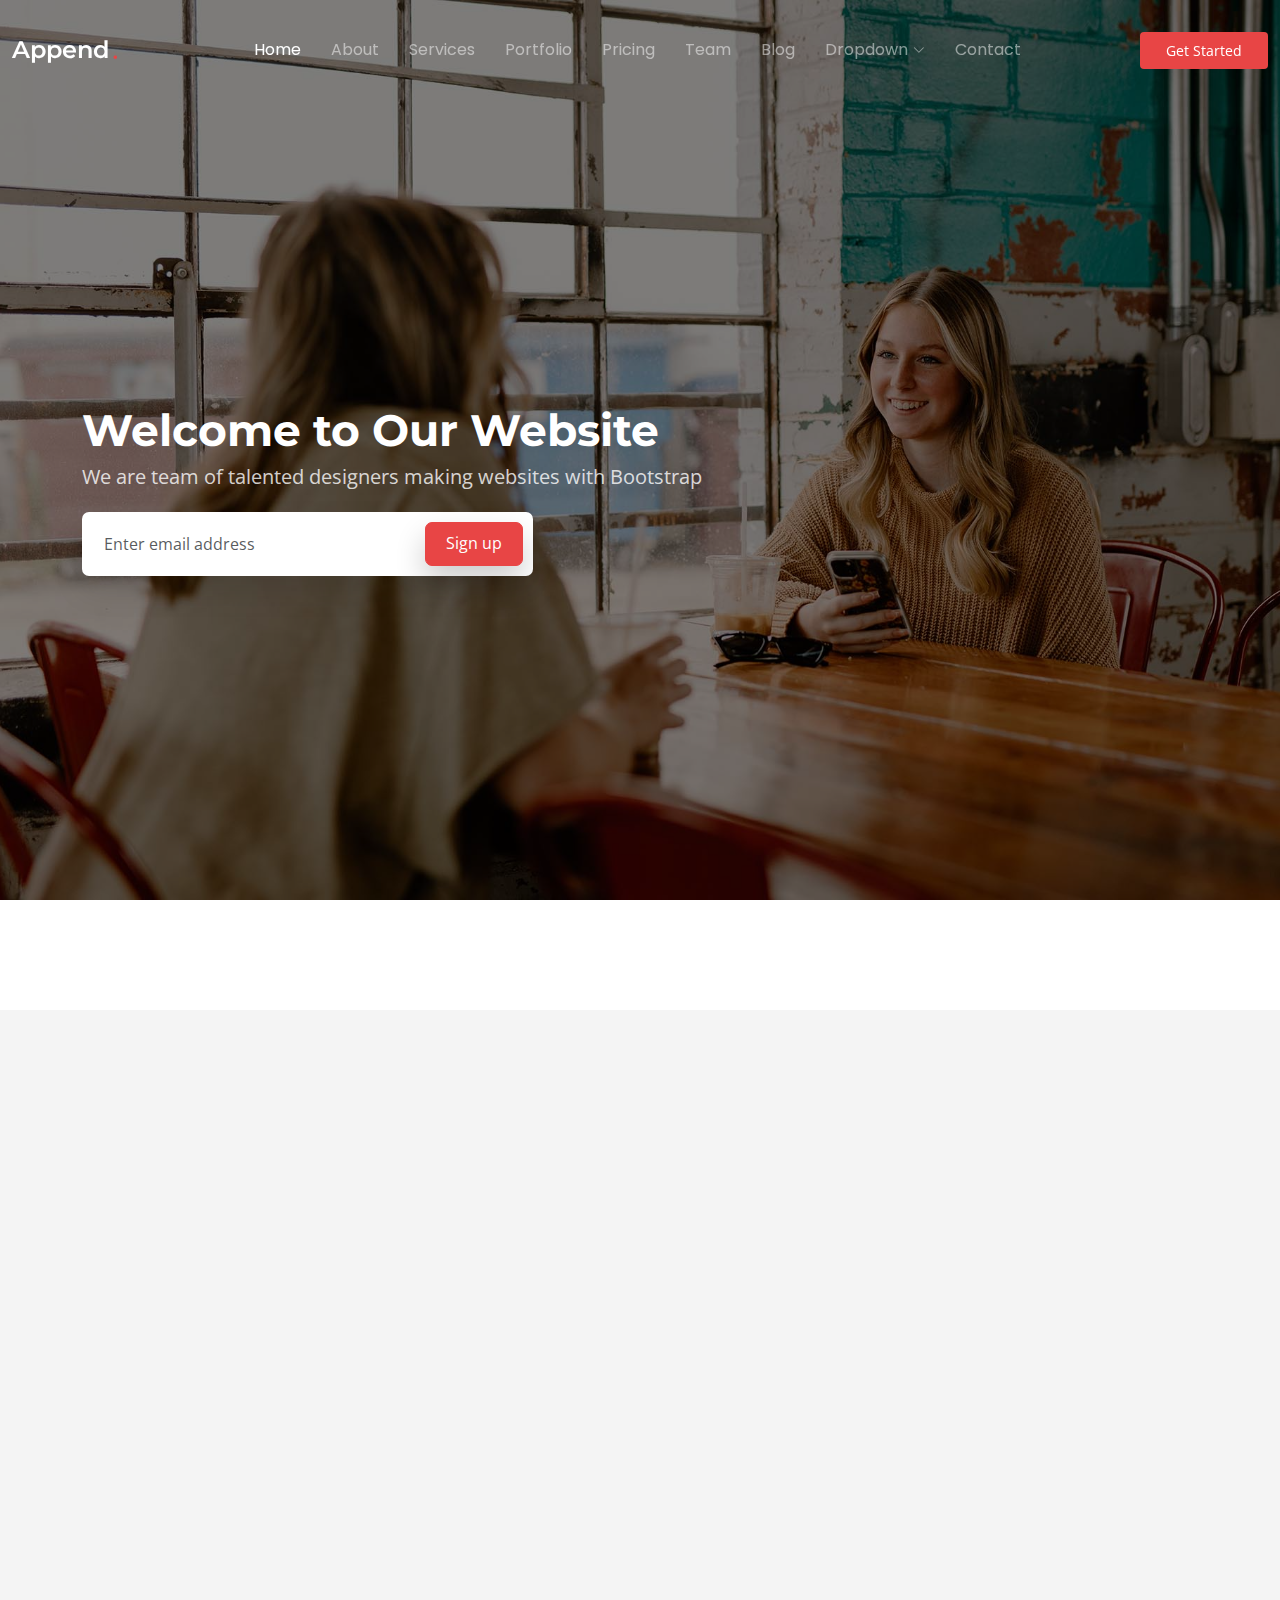
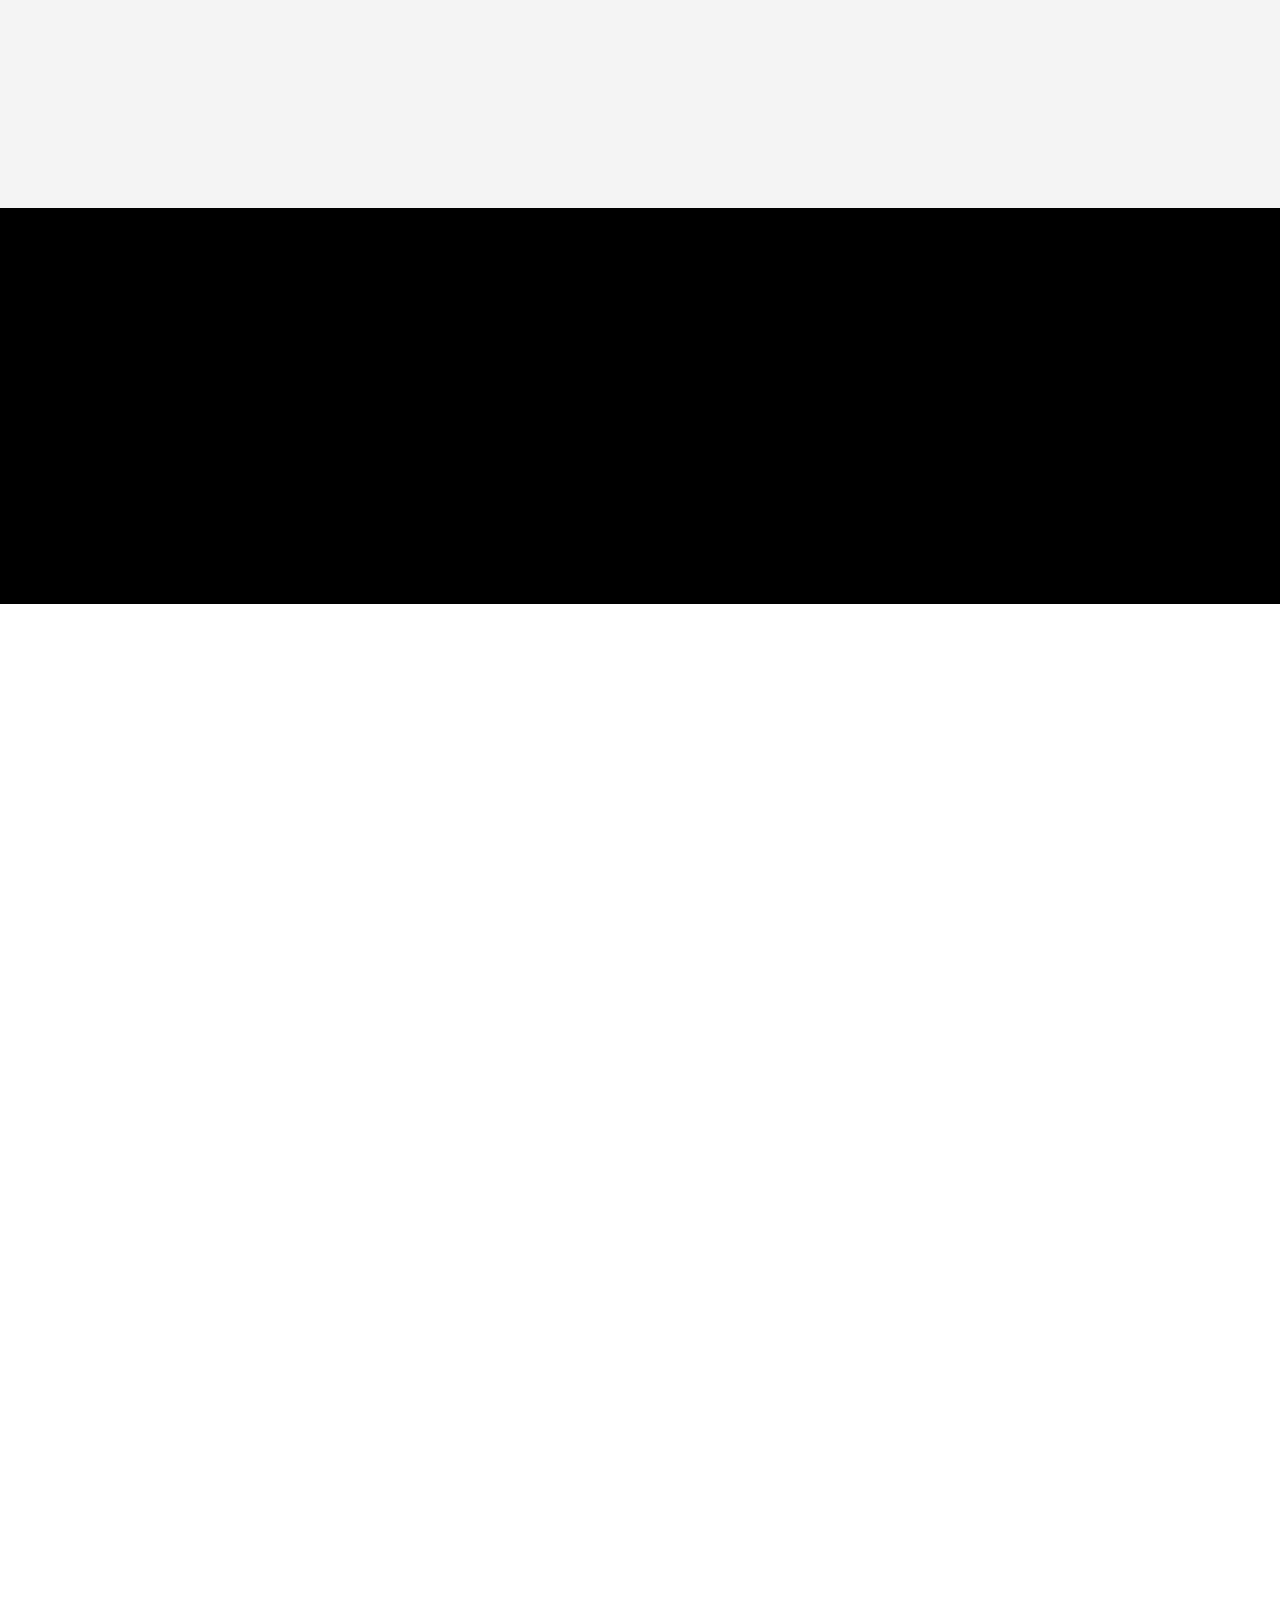
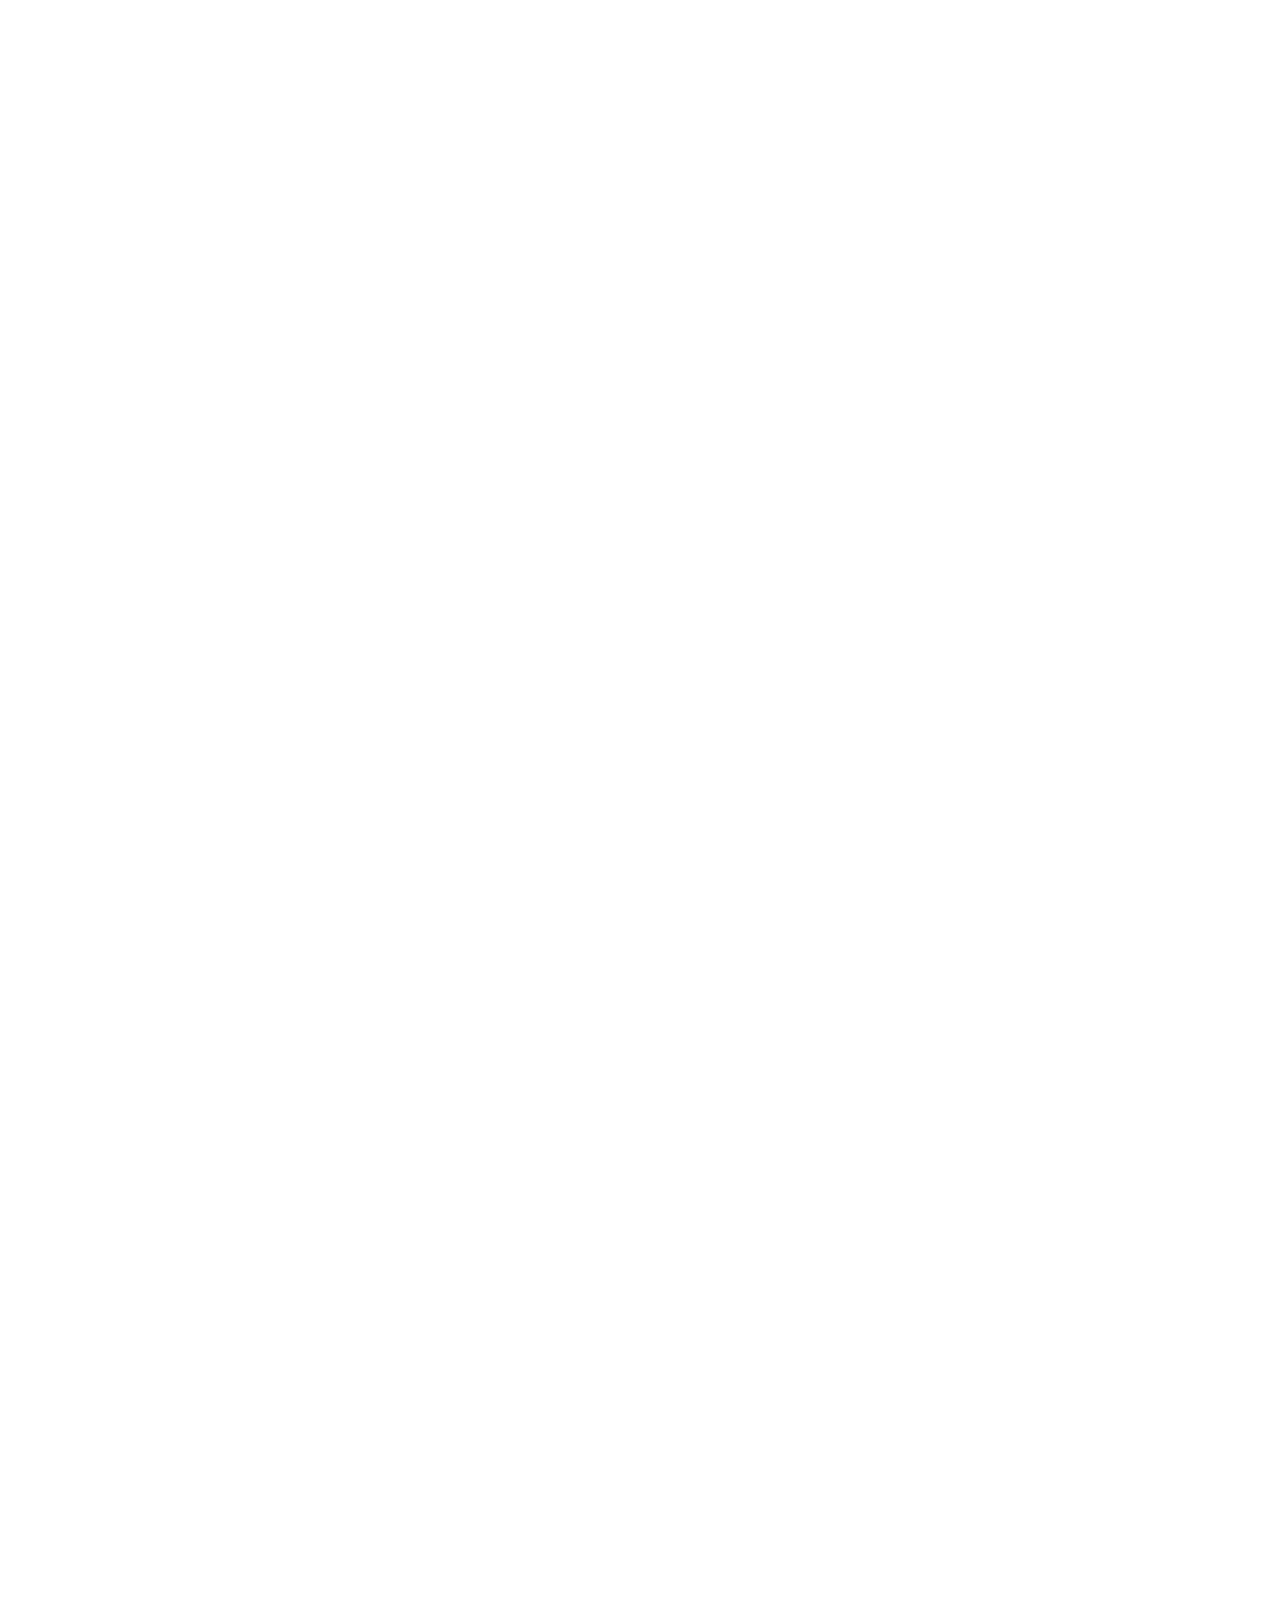
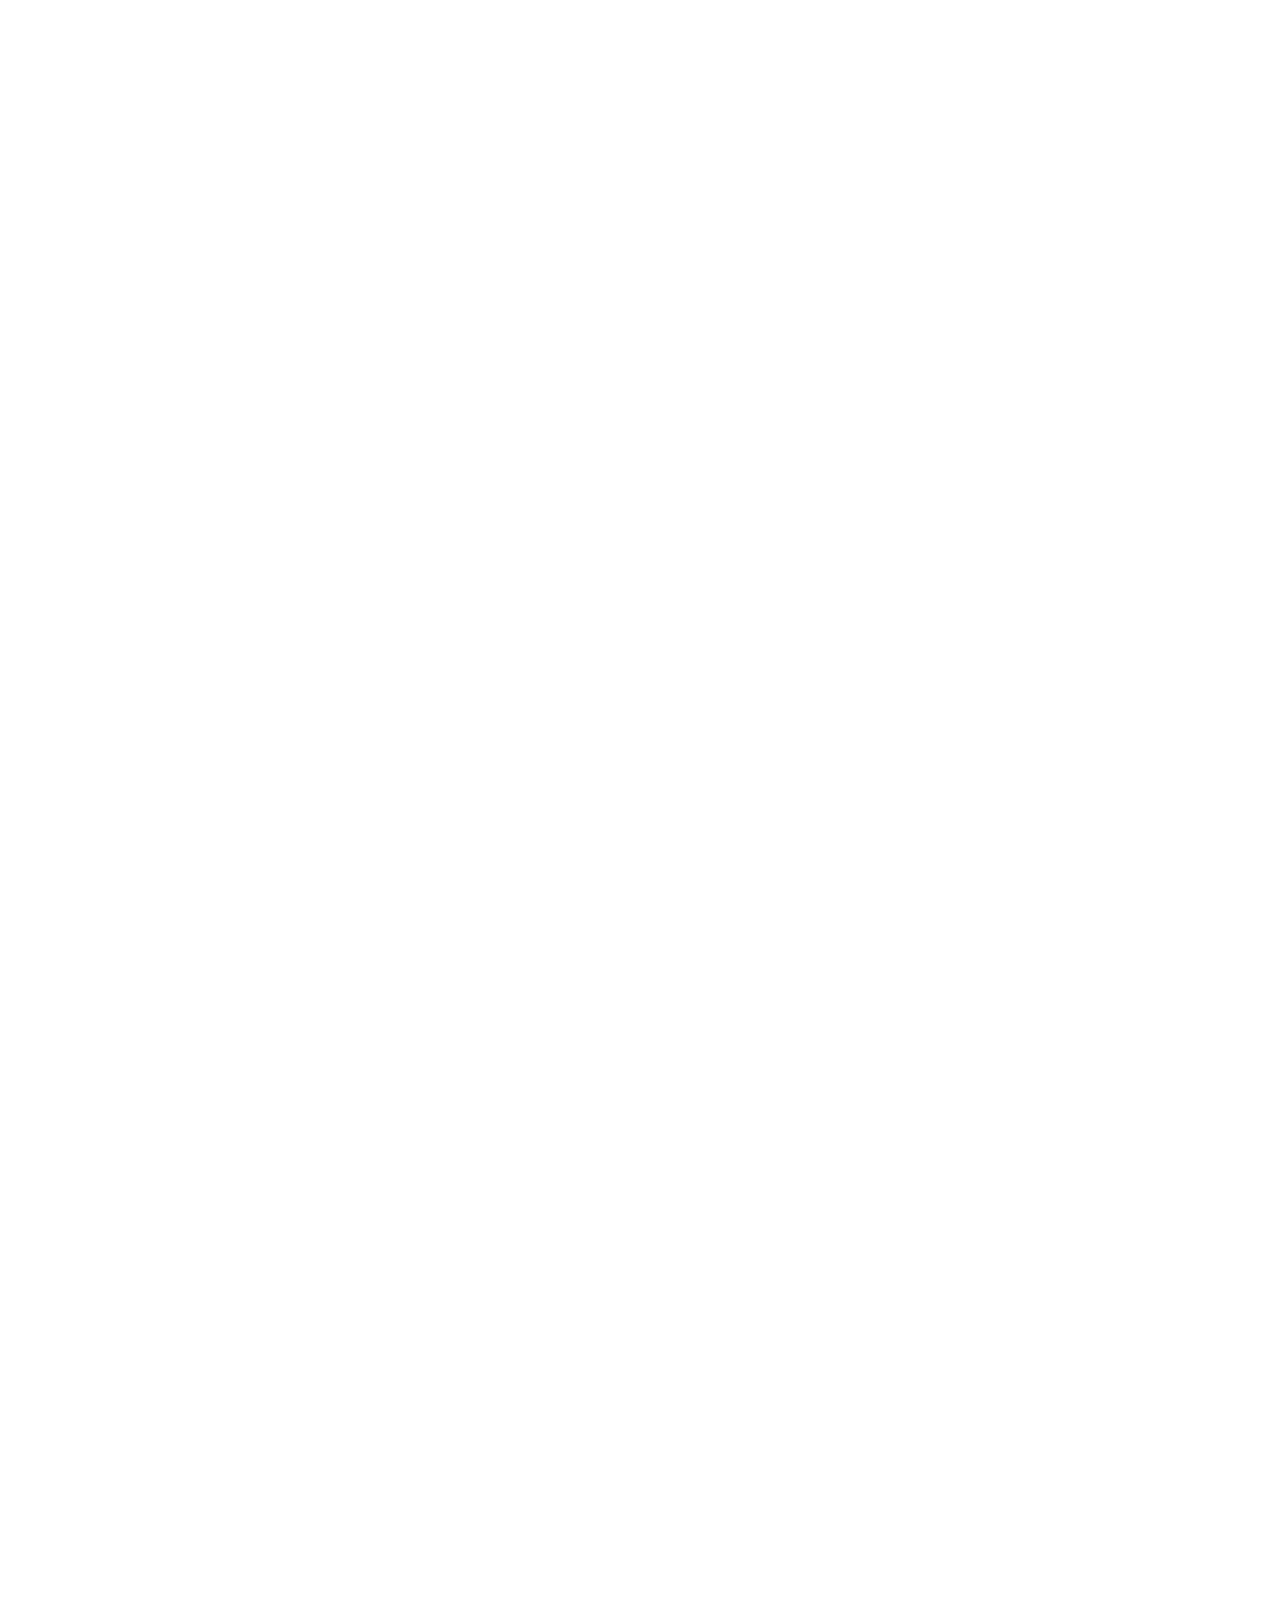
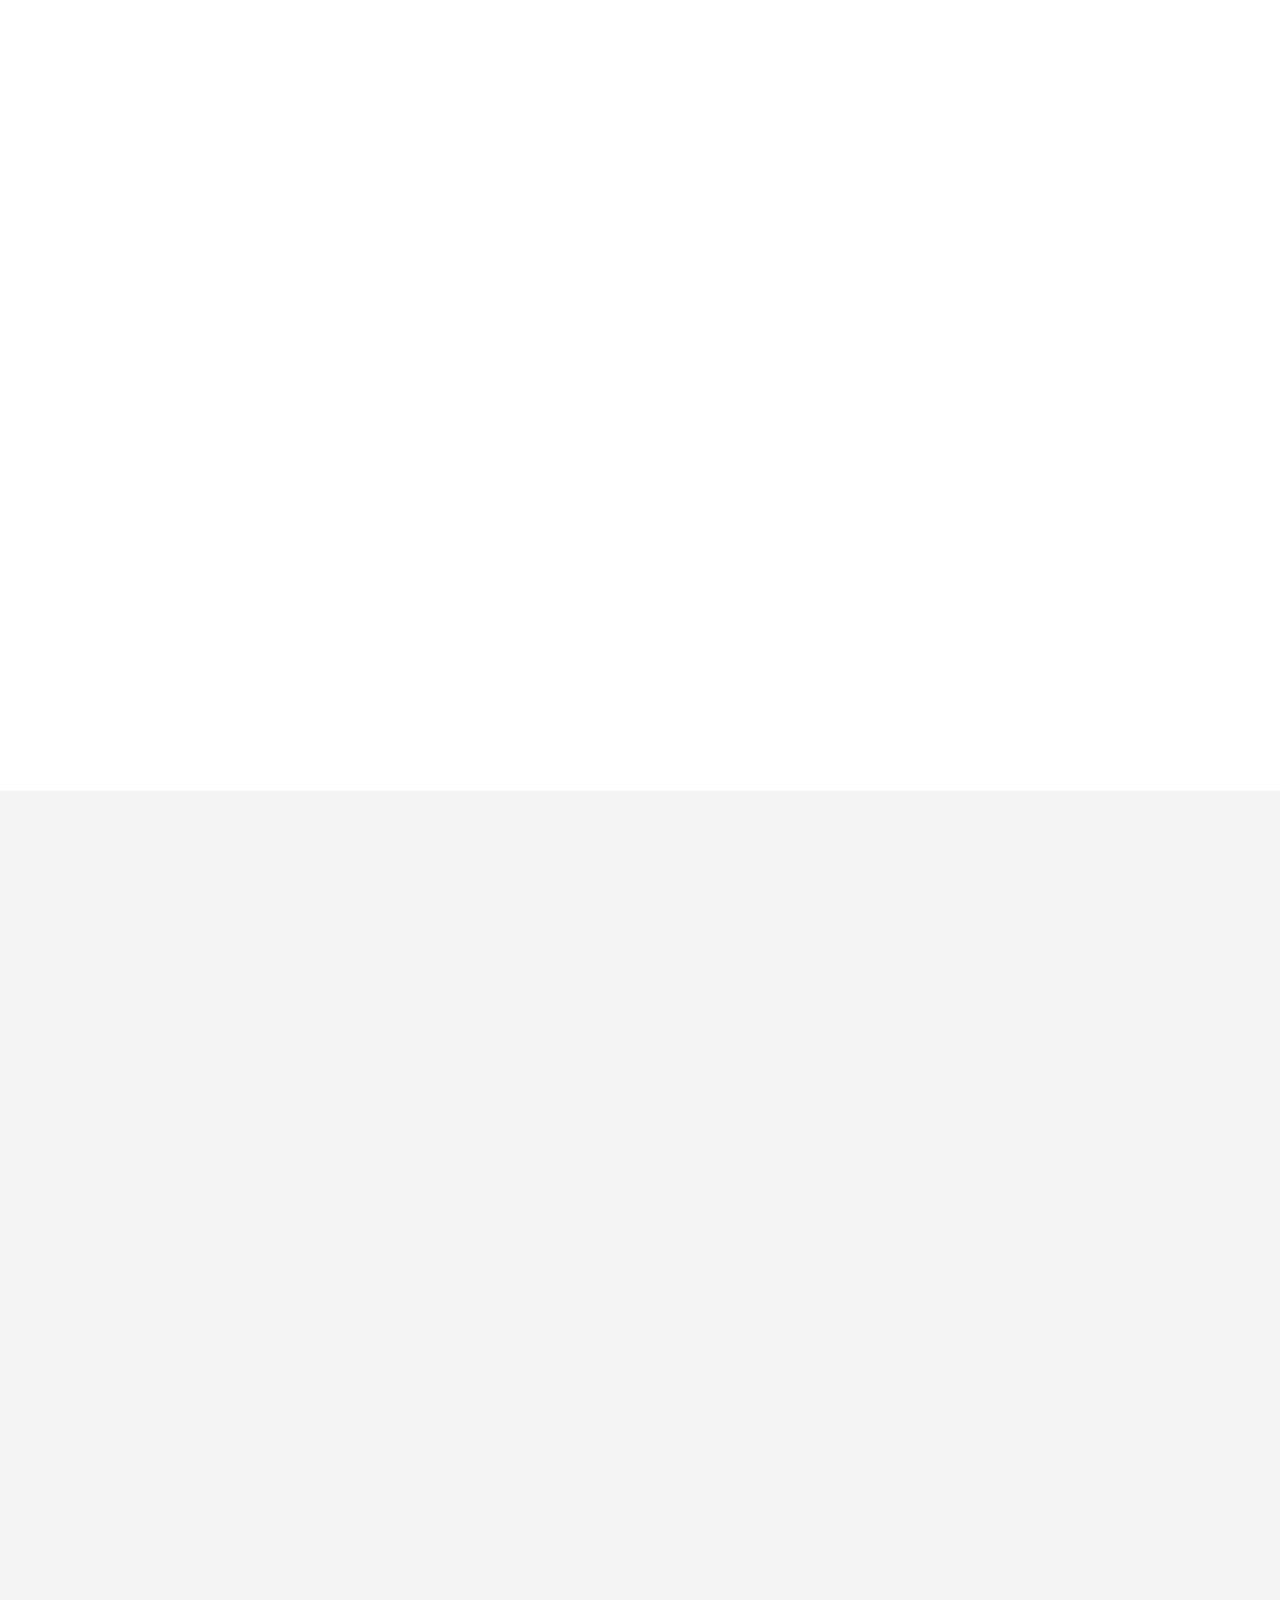
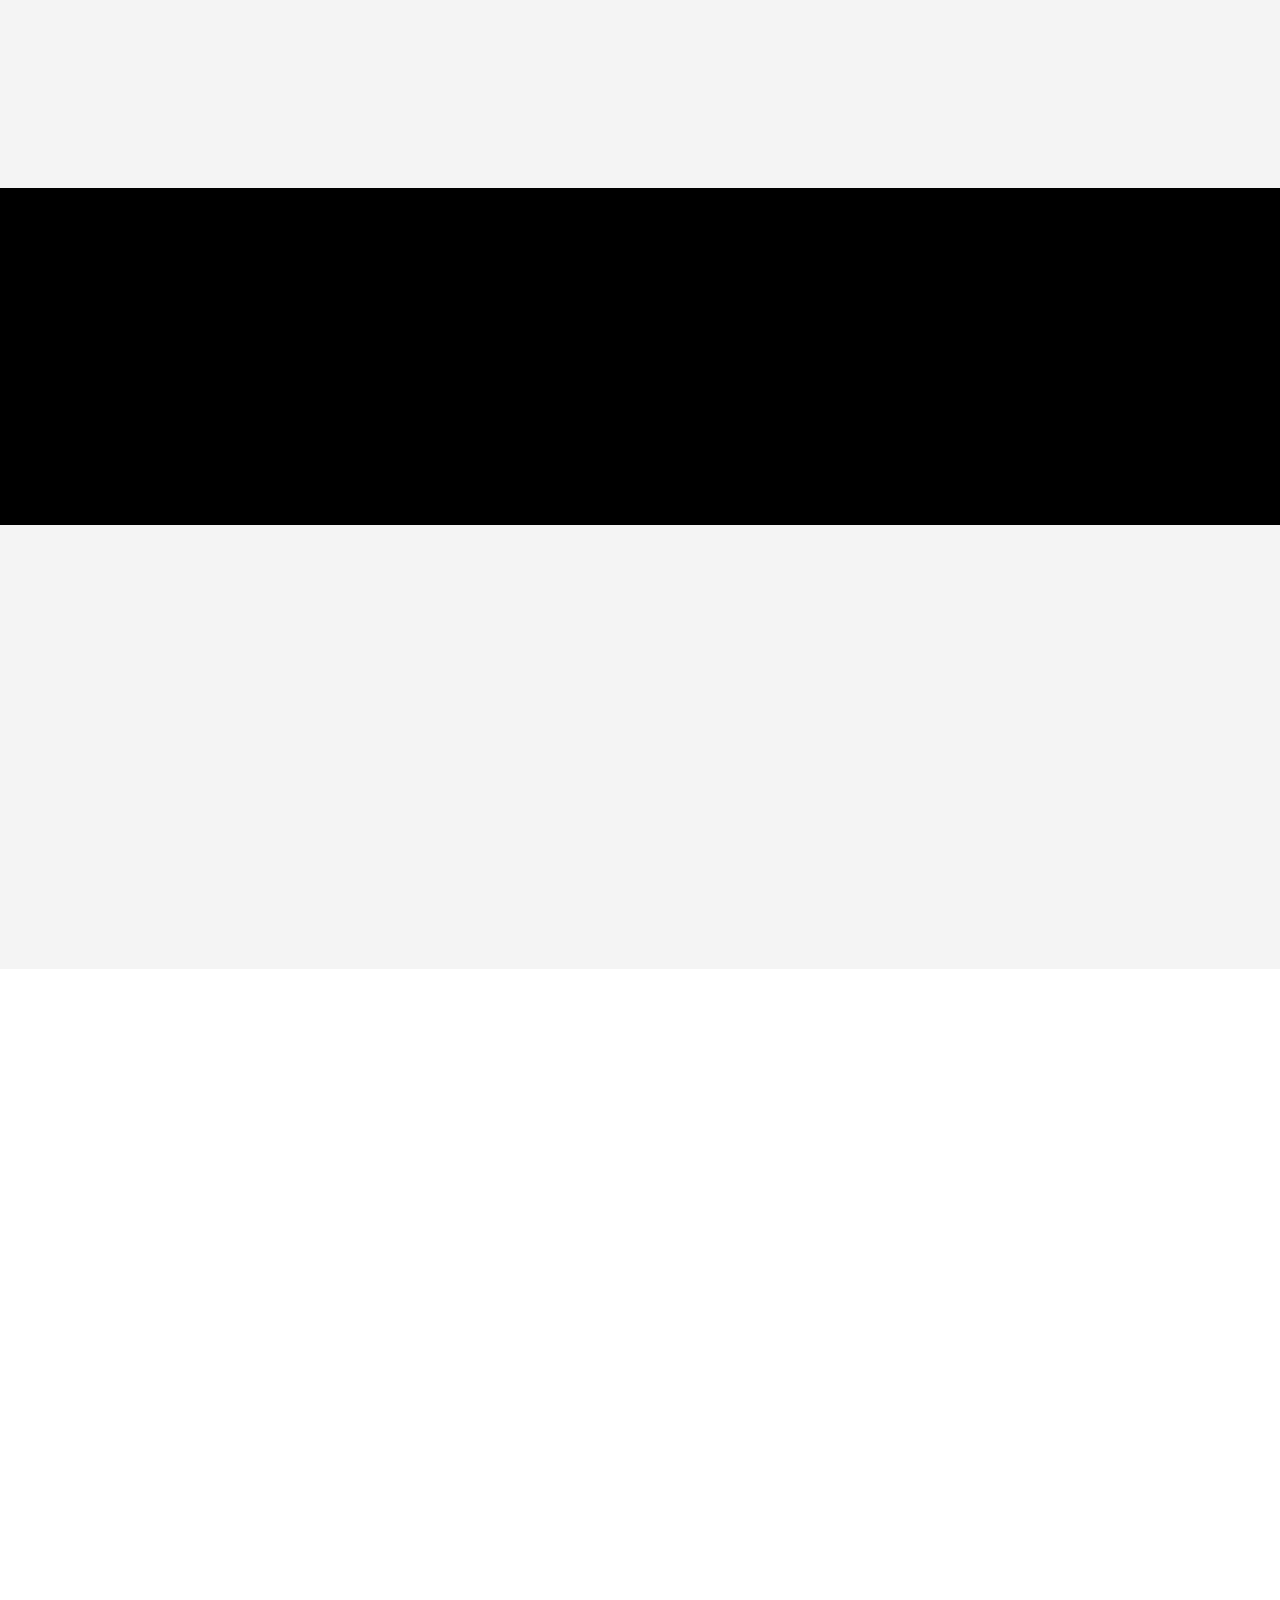
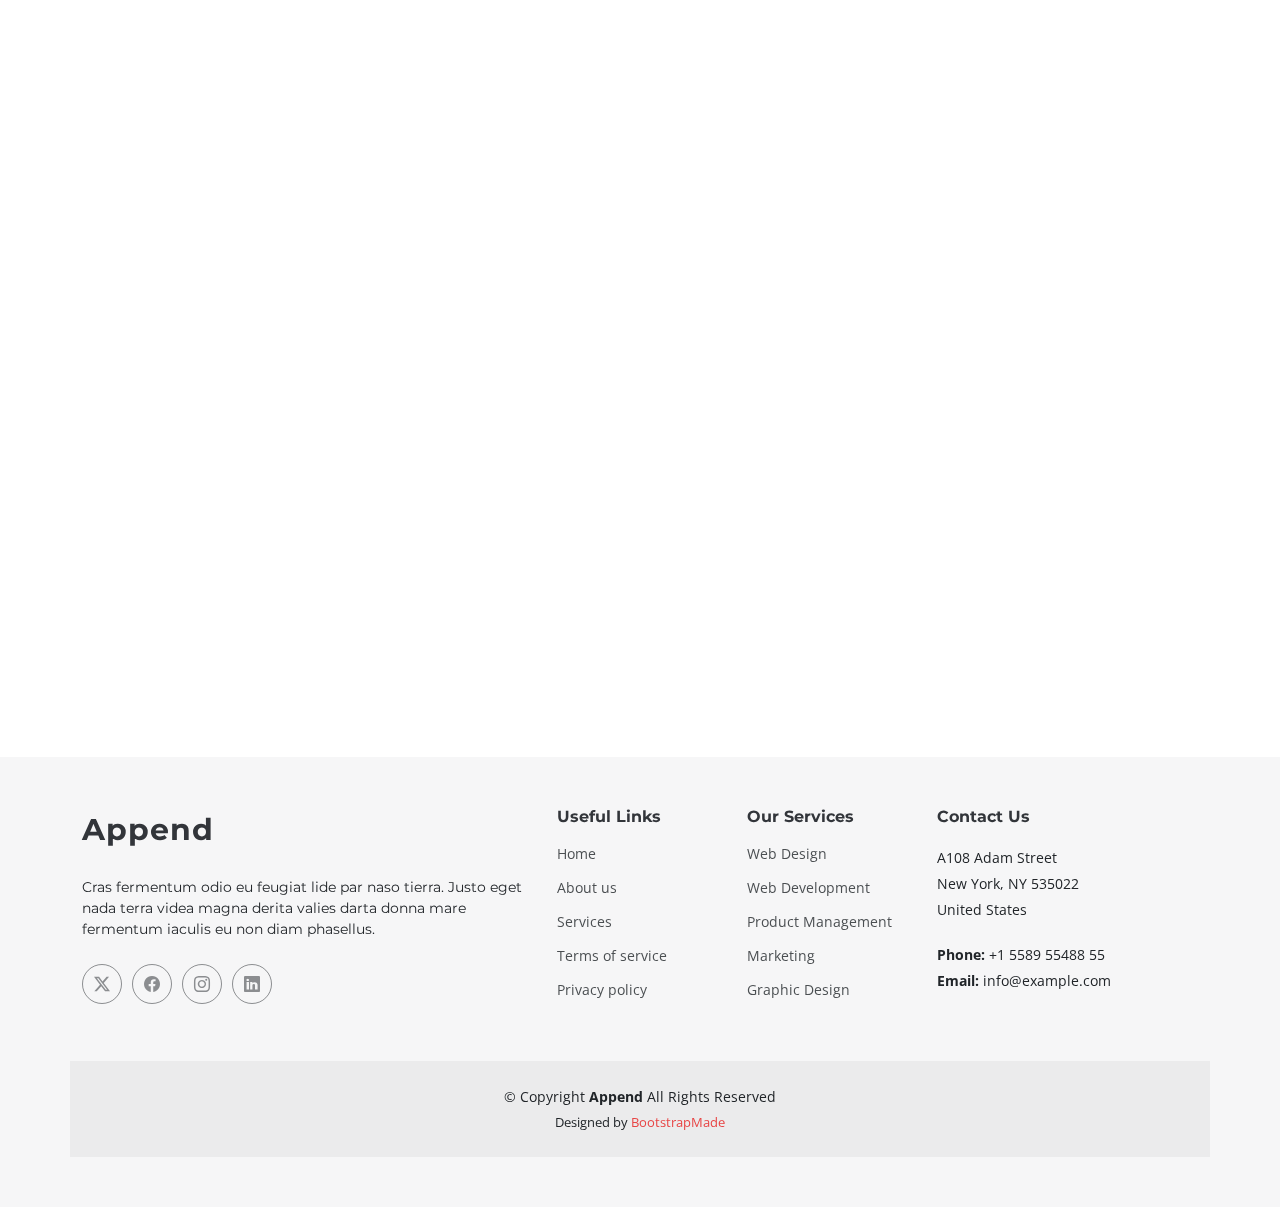
<file: Append/Append/index.html>
<!DOCTYPE html>
<html lang="en">

<head>
  <meta charset="utf-8">
  <meta content="width=device-width, initial-scale=1.0" name="viewport">
  <title>Index - Append Bootstrap Template</title>
  <meta content="" name="description">
  <meta content="" name="keywords">

  <!-- Favicons -->
  <link href="assets/img/favicon.png" rel="icon">
  <link href="assets/img/apple-touch-icon.png" rel="apple-touch-icon">

  <!-- Fonts -->
  <link href="https://fonts.googleapis.com" rel="preconnect">
  <link href="https://fonts.gstatic.com" rel="preconnect" crossorigin>
  <link href="https://fonts.googleapis.com/css2?family=Open+Sans:ital,wght@0,300;0,400;0,500;0,600;0,700;0,800;1,300;1,400;1,500;1,600;1,700;1,800&family=Montserrat:ital,wght@0,100;0,200;0,300;0,400;0,500;0,600;0,700;0,800;0,900;1,100;1,200;1,300;1,400;1,500;1,600;1,700;1,800;1,900&family=Poppins:ital,wght@0,100;0,200;0,300;0,400;0,500;0,600;0,700;0,800;0,900;1,100;1,200;1,300;1,400;1,500;1,600;1,700;1,800;1,900&display=swap" rel="stylesheet">

  <!-- Vendor CSS Files -->
  <link href="assets/vendor/bootstrap/css/bootstrap.min.css" rel="stylesheet">
  <link href="assets/vendor/bootstrap-icons/bootstrap-icons.css" rel="stylesheet">
  <link href="assets/vendor/aos/aos.css" rel="stylesheet">
  <link href="assets/vendor/glightbox/css/glightbox.min.css" rel="stylesheet">
  <link href="assets/vendor/swiper/swiper-bundle.min.css" rel="stylesheet">

  <!-- Main CSS File -->
  <link href="assets/css/main.css" rel="stylesheet">

  <!-- =======================================================
  * Template Name: Append
  * Template URL: https://bootstrapmade.com/append-bootstrap-website-template/
  * Updated: May 18 2024 with Bootstrap v5.3.3
  * Author: BootstrapMade.com
  * License: https://bootstrapmade.com/license/
  ======================================================== -->
</head>

<body class="index-page">

  <header id="header" class="header d-flex align-items-center fixed-top">
    <div class="container-fluid position-relative d-flex align-items-center justify-content-between">

      <a href="index.html" class="logo d-flex align-items-center me-auto me-xl-0">
        <!-- Uncomment the line below if you also wish to use an image logo -->
        <!-- <img src="assets/img/logo.png" alt=""> -->
        <h1 class="sitename">Append</h1><span>.</span>
      </a>

      <nav id="navmenu" class="navmenu">
        <ul>
          <li><a href="index.html#hero" class="">Home</a></li>
          <li><a href="index.html#about">About</a></li>
          <li><a href="index.html#services">Services</a></li>
          <li><a href="index.html#portfolio">Portfolio</a></li>
          <li><a href="index.html#pricing">Pricing</a></li>
          <li><a href="index.html#team">Team</a></li>
          <li><a href="blog.html">Blog</a></li>
          <li class="dropdown"><a href="#"><span>Dropdown</span> <i class="bi bi-chevron-down toggle-dropdown"></i></a>
            <ul>
              <li><a href="#">Dropdown 1</a></li>
              <li class="dropdown"><a href="#"><span>Deep Dropdown</span> <i class="bi bi-chevron-down toggle-dropdown"></i></a>
                <ul>
                  <li><a href="#">Deep Dropdown 1</a></li>
                  <li><a href="#">Deep Dropdown 2</a></li>
                  <li><a href="#">Deep Dropdown 3</a></li>
                  <li><a href="#">Deep Dropdown 4</a></li>
                  <li><a href="#">Deep Dropdown 5</a></li>
                </ul>
              </li>
              <li><a href="#">Dropdown 2</a></li>
              <li><a href="#">Dropdown 3</a></li>
              <li><a href="#">Dropdown 4</a></li>
            </ul>
          </li>
          <li><a href="index.html#contact">Contact</a></li>
        </ul>
        <i class="mobile-nav-toggle d-xl-none bi bi-list"></i>
      </nav>

      <a class="btn-getstarted" href="index.html#about">Get Started</a>

    </div>
  </header>

  <main class="main">

    <!-- Hero Section -->
    <section id="hero" class="hero section">

      <img src="assets/img/hero-bg.jpg" alt="" data-aos="fade-in">

      <div class="container">
        <div class="row">
          <div class="col-lg-10">
            <h2 data-aos="fade-up" data-aos-delay="100">Welcome to Our Website</h2>
            <p data-aos="fade-up" data-aos-delay="200">We are team of talented designers making websites with Bootstrap</p>
          </div>
          <div class="col-lg-5">
            <form action="#" class="sign-up-form d-flex" data-aos="fade-up" data-aos-delay="300">
              <input type="text" class="form-control" placeholder="Enter email address">
              <input type="submit" class="btn btn-primary" value="Sign up">
            </form>
          </div>
        </div>
      </div>

    </section><!-- /Hero Section -->

    <!-- Clients Section -->
    <section id="clients" class="clients section">

      <div class="container" data-aos="fade-up">

        <div class="row gy-4">

          <div class="col-xl-2 col-md-3 col-6 client-logo">
            <img src="assets/img/clients/client-1.png" class="img-fluid" alt="">
          </div><!-- End Client Item -->

          <div class="col-xl-2 col-md-3 col-6 client-logo">
            <img src="assets/img/clients/client-2.png" class="img-fluid" alt="">
          </div><!-- End Client Item -->

          <div class="col-xl-2 col-md-3 col-6 client-logo">
            <img src="assets/img/clients/client-3.png" class="img-fluid" alt="">
          </div><!-- End Client Item -->

          <div class="col-xl-2 col-md-3 col-6 client-logo">
            <img src="assets/img/clients/client-4.png" class="img-fluid" alt="">
          </div><!-- End Client Item -->

          <div class="col-xl-2 col-md-3 col-6 client-logo">
            <img src="assets/img/clients/client-5.png" class="img-fluid" alt="">
          </div><!-- End Client Item -->

          <div class="col-xl-2 col-md-3 col-6 client-logo">
            <img src="assets/img/clients/client-6.png" class="img-fluid" alt="">
          </div><!-- End Client Item -->

        </div>

      </div>

    </section><!-- /Clients Section -->

    <!-- About Section -->
    <section id="about" class="about section">

      <div class="container" data-aos="fade-up" data-aos-delay="100">
        <div class="row align-items-xl-center gy-5">

          <div class="col-xl-5 content">
            <h3>About Us</h3>
            <h2>Ducimus rerum libero reprehenderit cumque</h2>
            <p>Ipsa sint sit. Quis ducimus tempore dolores impedit et dolor cumque alias maxime. Enim reiciendis minus et rerum hic non. Dicta quas cum quia maiores iure. Quidem nulla qui assumenda incidunt voluptatem tempora deleniti soluta.</p>
            <a href="#" class="read-more"><span>Read More</span><i class="bi bi-arrow-right"></i></a>
          </div>

          <div class="col-xl-7">
            <div class="row gy-4 icon-boxes">

              <div class="col-md-6" data-aos="fade-up" data-aos-delay="200">
                <div class="icon-box">
                  <i class="bi bi-buildings"></i>
                  <h3>Eius provident</h3>
                  <p>Magni repellendus vel ullam hic officia accusantium ipsa dolor omnis dolor voluptatem</p>
                </div>
              </div> <!-- End Icon Box -->

              <div class="col-md-6" data-aos="fade-up" data-aos-delay="300">
                <div class="icon-box">
                  <i class="bi bi-clipboard-pulse"></i>
                  <h3>Rerum aperiam</h3>
                  <p>Autem saepe animi et aut aspernatur culpa facere. Rerum saepe rerum voluptates quia</p>
                </div>
              </div> <!-- End Icon Box -->

              <div class="col-md-6" data-aos="fade-up" data-aos-delay="400">
                <div class="icon-box">
                  <i class="bi bi-command"></i>
                  <h3>Veniam omnis</h3>
                  <p>Omnis perferendis molestias culpa sed. Recusandae quas possimus. Quod consequatur corrupti</p>
                </div>
              </div> <!-- End Icon Box -->

              <div class="col-md-6" data-aos="fade-up" data-aos-delay="500">
                <div class="icon-box">
                  <i class="bi bi-graph-up-arrow"></i>
                  <h3>Delares sapiente</h3>
                  <p>Sint et dolor voluptas minus possimus nostrum. Reiciendis commodi eligendi omnis quideme lorenda</p>
                </div>
              </div> <!-- End Icon Box -->

            </div>
          </div>

        </div>
      </div>

    </section><!-- /About Section -->

    <!-- Stats Section -->
    <section id="stats" class="stats section">

      <img src="assets/img/stats-bg.jpg" alt="" data-aos="fade-in">

      <div class="container position-relative" data-aos="fade-up" data-aos-delay="100">

        <div class="row gy-4">

          <div class="col-lg-3 col-md-6">
            <div class="stats-item text-center w-100 h-100">
              <span data-purecounter-start="0" data-purecounter-end="232" data-purecounter-duration="1" class="purecounter"></span>
              <p>Clients</p>
            </div>
          </div><!-- End Stats Item -->

          <div class="col-lg-3 col-md-6">
            <div class="stats-item text-center w-100 h-100">
              <span data-purecounter-start="0" data-purecounter-end="521" data-purecounter-duration="1" class="purecounter"></span>
              <p>Projects</p>
            </div>
          </div><!-- End Stats Item -->

          <div class="col-lg-3 col-md-6">
            <div class="stats-item text-center w-100 h-100">
              <span data-purecounter-start="0" data-purecounter-end="1453" data-purecounter-duration="1" class="purecounter"></span>
              <p>Hours Of Support</p>
            </div>
          </div><!-- End Stats Item -->

          <div class="col-lg-3 col-md-6">
            <div class="stats-item text-center w-100 h-100">
              <span data-purecounter-start="0" data-purecounter-end="32" data-purecounter-duration="1" class="purecounter"></span>
              <p>Workers</p>
            </div>
          </div><!-- End Stats Item -->

        </div>

      </div>

    </section><!-- /Stats Section -->

    <!-- Services Section -->
    <section id="services" class="services section">

      <!-- Section Title -->
      <div class="container section-title" data-aos="fade-up">
        <h2>Services</h2>
        <p>Necessitatibus eius consequatur ex aliquid fuga eum quidem sint consectetur velit</p>
      </div><!-- End Section Title -->

      <div class="container">

        <div class="row gy-4">

          <div class="col-lg-6 " data-aos="fade-up" data-aos-delay="100">
            <div class="service-item d-flex">
              <div class="icon flex-shrink-0"><i class="bi bi-briefcase"></i></div>
              <div>
                <h4 class="title"><a href="services-details.html" class="stretched-link">Lorem Ipsum</a></h4>
                <p class="description">Voluptatum deleniti atque corrupti quos dolores et quas molestias excepturi sint occaecati cupiditate non provident</p>
              </div>
            </div>
          </div>
          <!-- End Service Item -->

          <div class="col-lg-6 " data-aos="fade-up" data-aos-delay="200">
            <div class="service-item d-flex">
              <div class="icon flex-shrink-0"><i class="bi bi-card-checklist"></i></div>
              <div>
                <h4 class="title"><a href="services-details.html" class="stretched-link">Dolor Sitema</a></h4>
                <p class="description">Minim veniam, quis nostrud exercitation ullamco laboris nisi ut aliquip ex ea commodo consequat tarad limino ata</p>
              </div>
            </div>
          </div><!-- End Service Item -->

          <div class="col-lg-6 " data-aos="fade-up" data-aos-delay="300">
            <div class="service-item d-flex">
              <div class="icon flex-shrink-0"><i class="bi bi-bar-chart"></i></div>
              <div>
                <h4 class="title"><a href="services-details.html" class="stretched-link">Sed ut perspiciatis</a></h4>
                <p class="description">Duis aute irure dolor in reprehenderit in voluptate velit esse cillum dolore eu fugiat nulla pariatur</p>
              </div>
            </div>
          </div><!-- End Service Item -->

          <div class="col-lg-6 " data-aos="fade-up" data-aos-delay="400">
            <div class="service-item d-flex">
              <div class="icon flex-shrink-0"><i class="bi bi-binoculars"></i></div>
              <div>
                <h4 class="title"><a href="services-details.html" class="stretched-link">Magni Dolores</a></h4>
                <p class="description">Excepteur sint occaecat cupidatat non proident, sunt in culpa qui officia deserunt mollit anim id est laborum</p>
              </div>
            </div>
          </div><!-- End Service Item -->

          <div class="col-lg-6 " data-aos="fade-up" data-aos-delay="500">
            <div class="service-item d-flex">
              <div class="icon flex-shrink-0"><i class="bi bi-brightness-high"></i></div>
              <div>
                <h4 class="title"><a href="services-details.html" class="stretched-link">Nemo Enim</a></h4>
                <p class="description">At vero eos et accusamus et iusto odio dignissimos ducimus qui blanditiis praesentium voluptatum deleniti atque</p>
              </div>
            </div>
          </div><!-- End Service Item -->

          <div class="col-lg-6 " data-aos="fade-up" data-aos-delay="600">
            <div class="service-item d-flex">
              <div class="icon flex-shrink-0"><i class="bi bi-calendar4-week"></i></div>
              <div>
                <h4 class="title"><a href="services-details.html" class="stretched-link">Eiusmod Tempor</a></h4>
                <p class="description">Et harum quidem rerum facilis est et expedita distinctio. Nam libero tempore, cum soluta nobis est eligendi</p>
              </div>
            </div>
          </div><!-- End Service Item -->

        </div>

      </div>

    </section><!-- /Services Section -->

    <!-- Features Section -->
    <section id="features" class="features section">

      <!-- Section Title -->
      <div class="container section-title" data-aos="fade-up">
        <h2>Features</h2>
        <p>Necessitatibus eius consequatur ex aliquid fuga eum quidem sint consectetur velit</p>
      </div><!-- End Section Title -->

      <div class="container">

        <div class="row gy-4 align-items-center features-item">
          <div class="col-lg-5 order-2 order-lg-1" data-aos="fade-up" data-aos-delay="200">
            <h3>Corporis temporibus maiores provident</h3>
            <p>
              Ullamco laboris nisi ut aliquip ex ea commodo consequat. Duis aute irure dolor in reprehenderit in voluptate
              velit esse cillum dolore eu fugiat nulla pariatur. Excepteur sint occaecat cupidatat non proident.
            </p>
            <a href="#" class="btn btn-get-started">Get Started</a>
          </div>
          <div class="col-lg-7 order-1 order-lg-2 d-flex align-items-center" data-aos="zoom-out" data-aos-delay="100">
            <div class="image-stack">
              <img src="assets/img/features-light-1.jpg" alt="" class="stack-front">
              <img src="assets/img/features-light-2.jpg" alt="" class="stack-back">
            </div>
          </div>
        </div><!-- Features Item -->

        <div class="row gy-4 align-items-stretch justify-content-between features-item ">
          <div class="col-lg-6 d-flex align-items-center features-img-bg" data-aos="zoom-out">
            <img src="assets/img/features-light-3.jpg" class="img-fluid" alt="">
          </div>
          <div class="col-lg-5 d-flex justify-content-center flex-column" data-aos="fade-up">
            <h3>Sunt consequatur ad ut est nulla</h3>
            <p>Cupiditate placeat cupiditate placeat est ipsam culpa. Delectus quia minima quod. Sunt saepe odit aut quia voluptatem hic voluptas dolor doloremque.</p>
            <ul>
              <li><i class="bi bi-check"></i> <span>Ullamco laboris nisi ut aliquip ex ea commodo consequat.</span></li>
              <li><i class="bi bi-check"></i><span> Duis aute irure dolor in reprehenderit in voluptate velit.</span></li>
              <li><i class="bi bi-check"></i> <span>Facilis ut et voluptatem aperiam. Autem soluta ad fugiat</span>.</li>
            </ul>
            <a href="#" class="btn btn-get-started align-self-start">Get Started</a>
          </div>
        </div><!-- Features Item -->

      </div>

    </section><!-- /Features Section -->

    <!-- Portfolio Section -->
    <section id="portfolio" class="portfolio section">

      <!-- Section Title -->
      <div class="container section-title" data-aos="fade-up">
        <h2>Portfolio</h2>
        <p>Necessitatibus eius consequatur ex aliquid fuga eum quidem sint consectetur velit</p>
      </div><!-- End Section Title -->

      <div class="container">

        <div class="isotope-layout" data-default-filter="*" data-layout="masonry" data-sort="original-order">

          <ul class="portfolio-filters isotope-filters" data-aos="fade-up" data-aos-delay="100">
            <li data-filter="*" class="filter-active">All</li>
            <li data-filter=".filter-app">App</li>
            <li data-filter=".filter-product">Card</li>
            <li data-filter=".filter-branding">Web</li>
          </ul><!-- End Portfolio Filters -->

          <div class="row gy-4 isotope-container" data-aos="fade-up" data-aos-delay="200">

            <div class="col-lg-4 col-md-6 portfolio-item isotope-item filter-app">
              <img src="assets/img/masonry-portfolio/masonry-portfolio-1.jpg" class="img-fluid" alt="">
              <div class="portfolio-info">
                <h4>App 1</h4>
                <p>Lorem ipsum, dolor sit</p>
                <a href="assets/img/masonry-portfolio/masonry-portfolio-1.jpg" title="App 1" data-gallery="portfolio-gallery-app" class="glightbox preview-link"><i class="bi bi-zoom-in"></i></a>
                <a href="portfolio-details.html" title="More Details" class="details-link"><i class="bi bi-link-45deg"></i></a>
              </div>
            </div><!-- End Portfolio Item -->

            <div class="col-lg-4 col-md-6 portfolio-item isotope-item filter-product">
              <img src="assets/img/masonry-portfolio/masonry-portfolio-2.jpg" class="img-fluid" alt="">
              <div class="portfolio-info">
                <h4>Product 1</h4>
                <p>Lorem ipsum, dolor sit</p>
                <a href="assets/img/masonry-portfolio/masonry-portfolio-2.jpg" title="Product 1" data-gallery="portfolio-gallery-product" class="glightbox preview-link"><i class="bi bi-zoom-in"></i></a>
                <a href="portfolio-details.html" title="More Details" class="details-link"><i class="bi bi-link-45deg"></i></a>
              </div>
            </div><!-- End Portfolio Item -->

            <div class="col-lg-4 col-md-6 portfolio-item isotope-item filter-branding">
              <img src="assets/img/masonry-portfolio/masonry-portfolio-3.jpg" class="img-fluid" alt="">
              <div class="portfolio-info">
                <h4>Branding 1</h4>
                <p>Lorem ipsum, dolor sit</p>
                <a href="assets/img/masonry-portfolio/masonry-portfolio-3.jpg" title="Branding 1" data-gallery="portfolio-gallery-branding" class="glightbox preview-link"><i class="bi bi-zoom-in"></i></a>
                <a href="portfolio-details.html" title="More Details" class="details-link"><i class="bi bi-link-45deg"></i></a>
              </div>
            </div><!-- End Portfolio Item -->

            <div class="col-lg-4 col-md-6 portfolio-item isotope-item filter-app">
              <img src="assets/img/masonry-portfolio/masonry-portfolio-4.jpg" class="img-fluid" alt="">
              <div class="portfolio-info">
                <h4>App 2</h4>
                <p>Lorem ipsum, dolor sit</p>
                <a href="assets/img/masonry-portfolio/masonry-portfolio-4.jpg" title="App 2" data-gallery="portfolio-gallery-app" class="glightbox preview-link"><i class="bi bi-zoom-in"></i></a>
                <a href="portfolio-details.html" title="More Details" class="details-link"><i class="bi bi-link-45deg"></i></a>
              </div>
            </div><!-- End Portfolio Item -->

            <div class="col-lg-4 col-md-6 portfolio-item isotope-item filter-product">
              <img src="assets/img/masonry-portfolio/masonry-portfolio-5.jpg" class="img-fluid" alt="">
              <div class="portfolio-info">
                <h4>Product 2</h4>
                <p>Lorem ipsum, dolor sit</p>
                <a href="assets/img/masonry-portfolio/masonry-portfolio-5.jpg" title="Product 2" data-gallery="portfolio-gallery-product" class="glightbox preview-link"><i class="bi bi-zoom-in"></i></a>
                <a href="portfolio-details.html" title="More Details" class="details-link"><i class="bi bi-link-45deg"></i></a>
              </div>
            </div><!-- End Portfolio Item -->

            <div class="col-lg-4 col-md-6 portfolio-item isotope-item filter-branding">
              <img src="assets/img/masonry-portfolio/masonry-portfolio-6.jpg" class="img-fluid" alt="">
              <div class="portfolio-info">
                <h4>Branding 2</h4>
                <p>Lorem ipsum, dolor sit</p>
                <a href="assets/img/masonry-portfolio/masonry-portfolio-6.jpg" title="Branding 2" data-gallery="portfolio-gallery-branding" class="glightbox preview-link"><i class="bi bi-zoom-in"></i></a>
                <a href="portfolio-details.html" title="More Details" class="details-link"><i class="bi bi-link-45deg"></i></a>
              </div>
            </div><!-- End Portfolio Item -->

            <div class="col-lg-4 col-md-6 portfolio-item isotope-item filter-app">
              <img src="assets/img/masonry-portfolio/masonry-portfolio-7.jpg" class="img-fluid" alt="">
              <div class="portfolio-info">
                <h4>App 3</h4>
                <p>Lorem ipsum, dolor sit</p>
                <a href="assets/img/masonry-portfolio/masonry-portfolio-7.jpg" title="App 3" data-gallery="portfolio-gallery-app" class="glightbox preview-link"><i class="bi bi-zoom-in"></i></a>
                <a href="portfolio-details.html" title="More Details" class="details-link"><i class="bi bi-link-45deg"></i></a>
              </div>
            </div><!-- End Portfolio Item -->

            <div class="col-lg-4 col-md-6 portfolio-item isotope-item filter-product">
              <img src="assets/img/masonry-portfolio/masonry-portfolio-8.jpg" class="img-fluid" alt="">
              <div class="portfolio-info">
                <h4>Product 3</h4>
                <p>Lorem ipsum, dolor sit</p>
                <a href="assets/img/masonry-portfolio/masonry-portfolio-8.jpg" title="Product 3" data-gallery="portfolio-gallery-product" class="glightbox preview-link"><i class="bi bi-zoom-in"></i></a>
                <a href="portfolio-details.html" title="More Details" class="details-link"><i class="bi bi-link-45deg"></i></a>
              </div>
            </div><!-- End Portfolio Item -->

            <div class="col-lg-4 col-md-6 portfolio-item isotope-item filter-branding">
              <img src="assets/img/masonry-portfolio/masonry-portfolio-9.jpg" class="img-fluid" alt="">
              <div class="portfolio-info">
                <h4>Branding 3</h4>
                <p>Lorem ipsum, dolor sit</p>
                <a href="assets/img/masonry-portfolio/masonry-portfolio-9.jpg" title="Branding 2" data-gallery="portfolio-gallery-branding" class="glightbox preview-link"><i class="bi bi-zoom-in"></i></a>
                <a href="portfolio-details.html" title="More Details" class="details-link"><i class="bi bi-link-45deg"></i></a>
              </div>
            </div><!-- End Portfolio Item -->

          </div><!-- End Portfolio Container -->

        </div>

      </div>

    </section><!-- /Portfolio Section -->

    <!-- Pricing Section -->
    <section id="pricing" class="pricing section">

      <!-- Section Title -->
      <div class="container section-title" data-aos="fade-up">
        <h2>Pricing</h2>
        <p>Necessitatibus eius consequatur ex aliquid fuga eum quidem sint consectetur velit</p>
      </div><!-- End Section Title -->

      <div class="container" data-aos="zoom-in" data-aos-delay="100">

        <div class="row g-4">

          <div class="col-lg-4">
            <div class="pricing-item">
              <h3>Free Plan</h3>
              <div class="icon">
                <i class="bi bi-box"></i>
              </div>
              <h4><sup>$</sup>0<span> / month</span></h4>
              <ul>
                <li><i class="bi bi-check"></i> <span>Quam adipiscing vitae proin</span></li>
                <li><i class="bi bi-check"></i> <span>Nec feugiat nisl pretium</span></li>
                <li><i class="bi bi-check"></i> <span>Nulla at volutpat diam uteera</span></li>
                <li class="na"><i class="bi bi-x"></i> <span>Pharetra massa massa ultricies</span></li>
                <li class="na"><i class="bi bi-x"></i> <span>Massa ultricies mi quis hendrerit</span></li>
              </ul>
              <div class="text-center"><a href="#" class="buy-btn">Buy Now</a></div>
            </div>
          </div><!-- End Pricing Item -->

          <div class="col-lg-4">
            <div class="pricing-item featured">
              <h3>Business Plan</h3>
              <div class="icon">
                <i class="bi bi-rocket"></i>
              </div>

              <h4><sup>$</sup>29<span> / month</span></h4>
              <ul>
                <li><i class="bi bi-check"></i> <span>Quam adipiscing vitae proin</span></li>
                <li><i class="bi bi-check"></i> <span>Nec feugiat nisl pretium</span></li>
                <li><i class="bi bi-check"></i> <span>Nulla at volutpat diam uteera</span></li>
                <li><i class="bi bi-check"></i> <span>Pharetra massa massa ultricies</span></li>
                <li><i class="bi bi-check"></i> <span>Massa ultricies mi quis hendrerit</span></li>
              </ul>
              <div class="text-center"><a href="#" class="buy-btn">Buy Now</a></div>
            </div>
          </div><!-- End Pricing Item -->

          <div class="col-lg-4">
            <div class="pricing-item">
              <h3>Developer Plan</h3>
              <div class="icon">
                <i class="bi bi-send"></i>
              </div>
              <h4><sup>$</sup>49<span> / month</span></h4>
              <ul>
                <li><i class="bi bi-check"></i> <span>Quam adipiscing vitae proin</span></li>
                <li><i class="bi bi-check"></i> <span>Nec feugiat nisl pretium</span></li>
                <li><i class="bi bi-check"></i> <span>Nulla at volutpat diam uteera</span></li>
                <li><i class="bi bi-check"></i> <span>Pharetra massa massa ultricies</span></li>
                <li><i class="bi bi-check"></i> <span>Massa ultricies mi quis hendrerit</span></li>
              </ul>
              <div class="text-center"><a href="#" class="buy-btn">Buy Now</a></div>
            </div>
          </div><!-- End Pricing Item -->

        </div>

      </div>

    </section><!-- /Pricing Section -->

    <!-- Faq Section -->
    <section id="faq" class="faq section">

      <div class="container">

        <div class="row gy-4">

          <div class="col-lg-4" data-aos="fade-up" data-aos-delay="100">
            <div class="content px-xl-5">
              <h3><span>Frequently Asked </span><strong>Questions</strong></h3>
              <p>
                Lorem ipsum dolor sit amet, consectetur adipiscing elit, sed do eiusmod tempor incididunt ut labore et dolore magna aliqua. Duis aute irure dolor in reprehenderit
              </p>
            </div>
          </div>

          <div class="col-lg-8" data-aos="fade-up" data-aos-delay="200">

            <div class="faq-container">
              <div class="faq-item faq-active">
                <h3><span class="num">1.</span> <span>Non consectetur a erat nam at lectus urna duis?</span></h3>
                <div class="faq-content">
                  <p>Feugiat pretium nibh ipsum consequat. Tempus iaculis urna id volutpat lacus laoreet non curabitur gravida. Venenatis lectus magna fringilla urna porttitor rhoncus dolor purus non.</p>
                </div>
                <i class="faq-toggle bi bi-chevron-right"></i>
              </div><!-- End Faq item-->

              <div class="faq-item">
                <h3><span class="num">2.</span> <span>Feugiat scelerisque varius morbi enim nunc faucibus a pellentesque?</span></h3>
                <div class="faq-content">
                  <p>Dolor sit amet consectetur adipiscing elit pellentesque habitant morbi. Id interdum velit laoreet id donec ultrices. Fringilla phasellus faucibus scelerisque eleifend donec pretium. Est pellentesque elit ullamcorper dignissim. Mauris ultrices eros in cursus turpis massa tincidunt dui.</p>
                </div>
                <i class="faq-toggle bi bi-chevron-right"></i>
              </div><!-- End Faq item-->

              <div class="faq-item">
                <h3><span class="num">3.</span> <span>Dolor sit amet consectetur adipiscing elit pellentesque?</span></h3>
                <div class="faq-content">
                  <p>Eleifend mi in nulla posuere sollicitudin aliquam ultrices sagittis orci. Faucibus pulvinar elementum integer enim. Sem nulla pharetra diam sit amet nisl suscipit. Rutrum tellus pellentesque eu tincidunt. Lectus urna duis convallis convallis tellus. Urna molestie at elementum eu facilisis sed odio morbi quis</p>
                </div>
                <i class="faq-toggle bi bi-chevron-right"></i>
              </div><!-- End Faq item-->

              <div class="faq-item">
                <h3><span class="num">4.</span> <span>Ac odio tempor orci dapibus. Aliquam eleifend mi in nulla?</span></h3>
                <div class="faq-content">
                  <p>Dolor sit amet consectetur adipiscing elit pellentesque habitant morbi. Id interdum velit laoreet id donec ultrices. Fringilla phasellus faucibus scelerisque eleifend donec pretium. Est pellentesque elit ullamcorper dignissim. Mauris ultrices eros in cursus turpis massa tincidunt dui.</p>
                </div>
                <i class="faq-toggle bi bi-chevron-right"></i>
              </div><!-- End Faq item-->

              <div class="faq-item">
                <h3><span class="num">5.</span> <span>Tempus quam pellentesque nec nam aliquam sem et tortor consequat?</span></h3>
                <div class="faq-content">
                  <p>Molestie a iaculis at erat pellentesque adipiscing commodo. Dignissim suspendisse in est ante in. Nunc vel risus commodo viverra maecenas accumsan. Sit amet nisl suscipit adipiscing bibendum est. Purus gravida quis blandit turpis cursus in</p>
                </div>
                <i class="faq-toggle bi bi-chevron-right"></i>
              </div><!-- End Faq item-->

            </div>

          </div>
        </div>

      </div>

    </section><!-- /Faq Section -->

    <!-- Team Section -->
    <section id="team" class="team section">

      <!-- Section Title -->
      <div class="container section-title" data-aos="fade-up">
        <h2>Team</h2>
        <p>Necessitatibus eius consequatur ex aliquid fuga eum quidem sint consectetur velit</p>
      </div><!-- End Section Title -->

      <div class="container">

        <div class="row gy-5">

          <div class="col-lg-4 col-md-6 member" data-aos="fade-up" data-aos-delay="100">
            <div class="member-img">
              <img src="assets/img/team/team-1.jpg" class="img-fluid" alt="">
              <div class="social">
                <a href="#"><i class="bi bi-twitter-x"></i></a>
                <a href="#"><i class="bi bi-facebook"></i></a>
                <a href="#"><i class="bi bi-instagram"></i></a>
                <a href="#"><i class="bi bi-linkedin"></i></a>
              </div>
            </div>
            <div class="member-info text-center">
              <h4>Walter White</h4>
              <span>Chief Executive Officer</span>
              <p>Aliquam iure quaerat voluptatem praesentium possimus unde laudantium vel dolorum distinctio dire flow</p>
            </div>
          </div><!-- End Team Member -->

          <div class="col-lg-4 col-md-6 member" data-aos="fade-up" data-aos-delay="200">
            <div class="member-img">
              <img src="assets/img/team/team-2.jpg" class="img-fluid" alt="">
              <div class="social">
                <a href="#"><i class="bi bi-twitter-x"></i></a>
                <a href="#"><i class="bi bi-facebook"></i></a>
                <a href="#"><i class="bi bi-instagram"></i></a>
                <a href="#"><i class="bi bi-linkedin"></i></a>
              </div>
            </div>
            <div class="member-info text-center">
              <h4>Sarah Jhonson</h4>
              <span>Product Manager</span>
              <p>Labore ipsam sit consequatur exercitationem rerum laboriosam laudantium aut quod dolores exercitationem ut</p>
            </div>
          </div><!-- End Team Member -->

          <div class="col-lg-4 col-md-6 member" data-aos="fade-up" data-aos-delay="300">
            <div class="member-img">
              <img src="assets/img/team/team-3.jpg" class="img-fluid" alt="">
              <div class="social">
                <a href="#"><i class="bi bi-twitter-x"></i></a>
                <a href="#"><i class="bi bi-facebook"></i></a>
                <a href="#"><i class="bi bi-instagram"></i></a>
                <a href="#"><i class="bi bi-linkedin"></i></a>
              </div>
            </div>
            <div class="member-info text-center">
              <h4>William Anderson</h4>
              <span>CTO</span>
              <p>Illum minima ea autem doloremque ipsum quidem quas aspernatur modi ut praesentium vel tque sed facilis at qui</p>
            </div>
          </div><!-- End Team Member -->

          <div class="col-lg-4 col-md-6 member" data-aos="fade-up" data-aos-delay="400">
            <div class="member-img">
              <img src="assets/img/team/team-4.jpg" class="img-fluid" alt="">
              <div class="social">
                <a href="#"><i class="bi bi-twitter-x"></i></a>
                <a href="#"><i class="bi bi-facebook"></i></a>
                <a href="#"><i class="bi bi-instagram"></i></a>
                <a href="#"><i class="bi bi-linkedin"></i></a>
              </div>
            </div>
            <div class="member-info text-center">
              <h4>Amanda Jepson</h4>
              <span>Accountant</span>
              <p>Magni voluptatem accusamus assumenda cum nisi aut qui dolorem voluptate sed et veniam quasi quam consectetur</p>
            </div>
          </div><!-- End Team Member -->

          <div class="col-lg-4 col-md-6 member" data-aos="fade-up" data-aos-delay="500">
            <div class="member-img">
              <img src="assets/img/team/team-5.jpg" class="img-fluid" alt="">
              <div class="social">
                <a href="#"><i class="bi bi-twitter-x"></i></a>
                <a href="#"><i class="bi bi-facebook"></i></a>
                <a href="#"><i class="bi bi-instagram"></i></a>
                <a href="#"><i class="bi bi-linkedin"></i></a>
              </div>
            </div>
            <div class="member-info text-center">
              <h4>Brian Doe</h4>
              <span>Marketing</span>
              <p>Qui consequuntur quos accusamus magnam quo est molestiae eius laboriosam sunt doloribus quia impedit laborum velit</p>
            </div>
          </div><!-- End Team Member -->

          <div class="col-lg-4 col-md-6 member" data-aos="fade-up" data-aos-delay="600">
            <div class="member-img">
              <img src="assets/img/team/team-6.jpg" class="img-fluid" alt="">
              <div class="social">
                <a href="#"><i class="bi bi-twitter-x"></i></a>
                <a href="#"><i class="bi bi-facebook"></i></a>
                <a href="#"><i class="bi bi-instagram"></i></a>
                <a href="#"><i class="bi bi-linkedin"></i></a>
              </div>
            </div>
            <div class="member-info text-center">
              <h4>Josepha Palas</h4>
              <span>Operation</span>
              <p>Sint sint eveniet explicabo amet consequatur nesciunt error enim rerum earum et omnis fugit eligendi cupiditate vel</p>
            </div>
          </div><!-- End Team Member -->

        </div>

      </div>

    </section><!-- /Team Section -->

    <!-- Call To Action Section -->
    <section id="call-to-action" class="call-to-action section">

      <img src="assets/img/cta-bg.jpg" alt="">

      <div class="container">
        <div class="row justify-content-center" data-aos="zoom-in" data-aos-delay="100">
          <div class="col-xl-10">
            <div class="text-center">
              <h3>Call To Action</h3>
              <p>Duis aute irure dolor in reprehenderit in voluptate velit esse cillum dolore eu fugiat nulla pariatur. Excepteur sint occaecat cupidatat non proident, sunt in culpa qui officia deserunt mollit anim id est laborum.</p>
              <a class="cta-btn" href="#">Call To Action</a>
            </div>
          </div>
        </div>
      </div>

    </section><!-- /Call To Action Section -->

    <!-- Testimonials Section -->
    <section id="testimonials" class="testimonials section">

      <div class="container">

        <div class="row align-items-center">

          <div class="col-lg-5 info" data-aos="fade-up" data-aos-delay="100">
            <h3>Testimonials</h3>
            <p>
              Ullamco laboris nisi ut aliquip ex ea commodo consequat. Duis aute irure dolor in reprehenderit in voluptate
              velit esse cillum dolore eu fugiat nulla pariatur. Excepteur sint occaecat cupidatat non proident.
            </p>
          </div>

          <div class="col-lg-7" data-aos="fade-up" data-aos-delay="200">

            <div class="swiper">
              <script type="application/json" class="swiper-config">
                {
                  "loop": true,
                  "speed": 600,
                  "autoplay": {
                    "delay": 5000
                  },
                  "slidesPerView": "auto",
                  "pagination": {
                    "el": ".swiper-pagination",
                    "type": "bullets",
                    "clickable": true
                  }
                }
              </script>
              <div class="swiper-wrapper">

                <div class="swiper-slide">
                  <div class="testimonial-item">
                    <div class="d-flex">
                      <img src="assets/img/testimonials/testimonials-1.jpg" class="testimonial-img flex-shrink-0" alt="">
                      <div>
                        <h3>Saul Goodman</h3>
                        <h4>Ceo &amp; Founder</h4>
                        <div class="stars">
                          <i class="bi bi-star-fill"></i><i class="bi bi-star-fill"></i><i class="bi bi-star-fill"></i><i class="bi bi-star-fill"></i><i class="bi bi-star-fill"></i>
                        </div>
                      </div>
                    </div>
                    <p>
                      <i class="bi bi-quote quote-icon-left"></i>
                      <span>Proin iaculis purus consequat sem cure digni ssim donec porttitora entum suscipit rhoncus. Accusantium quam, ultricies eget id, aliquam eget nibh et. Maecen aliquam, risus at semper.</span>
                      <i class="bi bi-quote quote-icon-right"></i>
                    </p>
                  </div>
                </div><!-- End testimonial item -->

                <div class="swiper-slide">
                  <div class="testimonial-item">
                    <div class="d-flex">
                      <img src="assets/img/testimonials/testimonials-2.jpg" class="testimonial-img flex-shrink-0" alt="">
                      <div>
                        <h3>Sara Wilsson</h3>
                        <h4>Designer</h4>
                        <div class="stars">
                          <i class="bi bi-star-fill"></i><i class="bi bi-star-fill"></i><i class="bi bi-star-fill"></i><i class="bi bi-star-fill"></i><i class="bi bi-star-fill"></i>
                        </div>
                      </div>
                    </div>
                    <p>
                      <i class="bi bi-quote quote-icon-left"></i>
                      <span>Export tempor illum tamen malis malis eram quae irure esse labore quem cillum quid cillum eram malis quorum velit fore eram velit sunt aliqua noster fugiat irure amet legam anim culpa.</span>
                      <i class="bi bi-quote quote-icon-right"></i>
                    </p>
                  </div>
                </div><!-- End testimonial item -->

                <div class="swiper-slide">
                  <div class="testimonial-item">
                    <div class="d-flex">
                      <img src="assets/img/testimonials/testimonials-3.jpg" class="testimonial-img flex-shrink-0" alt="">
                      <div>
                        <h3>Jena Karlis</h3>
                        <h4>Store Owner</h4>
                        <div class="stars">
                          <i class="bi bi-star-fill"></i><i class="bi bi-star-fill"></i><i class="bi bi-star-fill"></i><i class="bi bi-star-fill"></i><i class="bi bi-star-fill"></i>
                        </div>
                      </div>
                    </div>
                    <p>
                      <i class="bi bi-quote quote-icon-left"></i>
                      <span>Enim nisi quem export duis labore cillum quae magna enim sint quorum nulla quem veniam duis minim tempor labore quem eram duis noster aute amet eram fore quis sint minim.</span>
                      <i class="bi bi-quote quote-icon-right"></i>
                    </p>
                  </div>
                </div><!-- End testimonial item -->

                <div class="swiper-slide">
                  <div class="testimonial-item">
                    <div class="d-flex">
                      <img src="assets/img/testimonials/testimonials-4.jpg" class="testimonial-img flex-shrink-0" alt="">
                      <div>
                        <h3>Matt Brandon</h3>
                        <h4>Freelancer</h4>
                        <div class="stars">
                          <i class="bi bi-star-fill"></i><i class="bi bi-star-fill"></i><i class="bi bi-star-fill"></i><i class="bi bi-star-fill"></i><i class="bi bi-star-fill"></i>
                        </div>
                      </div>
                    </div>
                    <p>
                      <i class="bi bi-quote quote-icon-left"></i>
                      <span>Fugiat enim eram quae cillum dolore dolor amet nulla culpa multos export minim fugiat minim velit minim dolor enim duis veniam ipsum anim magna sunt elit fore quem dolore labore illum veniam.</span>
                      <i class="bi bi-quote quote-icon-right"></i>
                    </p>
                  </div>
                </div><!-- End testimonial item -->

                <div class="swiper-slide">
                  <div class="testimonial-item">
                    <div class="d-flex">
                      <img src="assets/img/testimonials/testimonials-5.jpg" class="testimonial-img flex-shrink-0" alt="">
                      <div>
                        <h3>John Larson</h3>
                        <h4>Entrepreneur</h4>
                        <div class="stars">
                          <i class="bi bi-star-fill"></i><i class="bi bi-star-fill"></i><i class="bi bi-star-fill"></i><i class="bi bi-star-fill"></i><i class="bi bi-star-fill"></i>
                        </div>
                      </div>
                    </div>
                    <p>
                      <i class="bi bi-quote quote-icon-left"></i>
                      <span>Quis quorum aliqua sint quem legam fore sunt eram irure aliqua veniam tempor noster veniam enim culpa labore duis sunt culpa nulla illum cillum fugiat legam esse veniam culpa fore nisi cillum quid.</span>
                      <i class="bi bi-quote quote-icon-right"></i>
                    </p>
                  </div>
                </div><!-- End testimonial item -->

              </div>
              <div class="swiper-pagination"></div>
            </div>

          </div>

        </div>

      </div>

    </section><!-- /Testimonials Section -->

    <!-- Recent Posts Section -->
    <section id="recent-posts" class="recent-posts section">

      <!-- Section Title -->
      <div class="container section-title" data-aos="fade-up">
        <h2>Recent Posts</h2>
        <p>Necessitatibus eius consequatur ex aliquid fuga eum quidem sint consectetur velit</p>
      </div><!-- End Section Title -->

      <div class="container">

        <div class="row gy-4">

          <div class="col-xl-4 col-md-6" data-aos="fade-up" data-aos-delay="100">
            <article>

              <div class="post-img">
                <img src="assets/img/blog/blog-1.jpg" alt="" class="img-fluid">
              </div>

              <p class="post-category">Politics</p>

              <h2 class="title">
                <a href="blog-details.html">Dolorum optio tempore voluptas dignissimos</a>
              </h2>

              <div class="d-flex align-items-center">
                <img src="assets/img/blog/blog-author.jpg" alt="" class="img-fluid post-author-img flex-shrink-0">
                <div class="post-meta">
                  <p class="post-author">Maria Doe</p>
                  <p class="post-date">
                    <time datetime="2022-01-01">Jan 1, 2022</time>
                  </p>
                </div>
              </div>

            </article>
          </div><!-- End post list item -->

          <div class="col-xl-4 col-md-6" data-aos="fade-up" data-aos-delay="200">
            <article>

              <div class="post-img">
                <img src="assets/img/blog/blog-2.jpg" alt="" class="img-fluid">
              </div>

              <p class="post-category">Sports</p>

              <h2 class="title">
                <a href="blog-details.html">Nisi magni odit consequatur autem nulla dolorem</a>
              </h2>

              <div class="d-flex align-items-center">
                <img src="assets/img/blog/blog-author-2.jpg" alt="" class="img-fluid post-author-img flex-shrink-0">
                <div class="post-meta">
                  <p class="post-author">Allisa Mayer</p>
                  <p class="post-date">
                    <time datetime="2022-01-01">Jun 5, 2022</time>
                  </p>
                </div>
              </div>

            </article>
          </div><!-- End post list item -->

          <div class="col-xl-4 col-md-6" data-aos="fade-up" data-aos-delay="300">
            <article>

              <div class="post-img">
                <img src="assets/img/blog/blog-3.jpg" alt="" class="img-fluid">
              </div>

              <p class="post-category">Entertainment</p>

              <h2 class="title">
                <a href="blog-details.html">Possimus soluta ut id suscipit ea ut in quo quia et soluta</a>
              </h2>

              <div class="d-flex align-items-center">
                <img src="assets/img/blog/blog-author-3.jpg" alt="" class="img-fluid post-author-img flex-shrink-0">
                <div class="post-meta">
                  <p class="post-author">Mark Dower</p>
                  <p class="post-date">
                    <time datetime="2022-01-01">Jun 22, 2022</time>
                  </p>
                </div>
              </div>

            </article>
          </div><!-- End post list item -->

        </div><!-- End recent posts list -->

      </div>

    </section><!-- /Recent Posts Section -->

    <!-- Contact Section -->
    <section id="contact" class="contact section">

      <!-- Section Title -->
      <div class="container section-title" data-aos="fade-up">
        <h2>Contact</h2>
        <p>Necessitatibus eius consequatur ex aliquid fuga eum quidem sint consectetur velit</p>
      </div><!-- End Section Title -->

      <div class="container" data-aos="fade-up" data-aos-delay="100">

        <div class="row gy-4">

          <div class="col-lg-6">

            <div class="row gy-4">
              <div class="col-md-6">
                <div class="info-item" data-aos="fade" data-aos-delay="200">
                  <i class="bi bi-geo-alt"></i>
                  <h3>Address</h3>
                  <p>A108 Adam Street</p>
                  <p>New York, NY 535022</p>
                </div>
              </div><!-- End Info Item -->

              <div class="col-md-6">
                <div class="info-item" data-aos="fade" data-aos-delay="300">
                  <i class="bi bi-telephone"></i>
                  <h3>Call Us</h3>
                  <p>+1 5589 55488 55</p>
                  <p>+1 6678 254445 41</p>
                </div>
              </div><!-- End Info Item -->

              <div class="col-md-6">
                <div class="info-item" data-aos="fade" data-aos-delay="400">
                  <i class="bi bi-envelope"></i>
                  <h3>Email Us</h3>
                  <p>info@example.com</p>
                  <p>contact@example.com</p>
                </div>
              </div><!-- End Info Item -->

              <div class="col-md-6">
                <div class="info-item" data-aos="fade" data-aos-delay="500">
                  <i class="bi bi-clock"></i>
                  <h3>Open Hours</h3>
                  <p>Monday - Friday</p>
                  <p>9:00AM - 05:00PM</p>
                </div>
              </div><!-- End Info Item -->

            </div>

          </div>

          <div class="col-lg-6">
            <form action="forms/contact.php" method="post" class="php-email-form" data-aos="fade-up" data-aos-delay="200">
              <div class="row gy-4">

                <div class="col-md-6">
                  <input type="text" name="name" class="form-control" placeholder="Your Name" required="">
                </div>

                <div class="col-md-6 ">
                  <input type="email" class="form-control" name="email" placeholder="Your Email" required="">
                </div>

                <div class="col-md-12">
                  <input type="text" class="form-control" name="subject" placeholder="Subject" required="">
                </div>

                <div class="col-md-12">
                  <textarea class="form-control" name="message" rows="6" placeholder="Message" required=""></textarea>
                </div>

                <div class="col-md-12 text-center">
                  <div class="loading">Loading</div>
                  <div class="error-message"></div>
                  <div class="sent-message">Your message has been sent. Thank you!</div>

                  <button type="submit">Send Message</button>
                </div>

              </div>
            </form>
          </div><!-- End Contact Form -->

        </div>

      </div>

    </section><!-- /Contact Section -->

  </main>

  <footer id="footer" class="footer position-relative">

    <div class="container footer-top">
      <div class="row gy-4">
        <div class="col-lg-5 col-md-12 footer-about">
          <a href="index.html" class="logo d-flex align-items-center">
            <span class="sitename">Append</span>
          </a>
          <p>Cras fermentum odio eu feugiat lide par naso tierra. Justo eget nada terra videa magna derita valies darta donna mare fermentum iaculis eu non diam phasellus.</p>
          <div class="social-links d-flex mt-4">
            <a href=""><i class="bi bi-twitter-x"></i></a>
            <a href=""><i class="bi bi-facebook"></i></a>
            <a href=""><i class="bi bi-instagram"></i></a>
            <a href=""><i class="bi bi-linkedin"></i></a>
          </div>
        </div>

        <div class="col-lg-2 col-6 footer-links">
          <h4>Useful Links</h4>
          <ul>
            <li><a href="#">Home</a></li>
            <li><a href="#">About us</a></li>
            <li><a href="#">Services</a></li>
            <li><a href="#">Terms of service</a></li>
            <li><a href="#">Privacy policy</a></li>
          </ul>
        </div>

        <div class="col-lg-2 col-6 footer-links">
          <h4>Our Services</h4>
          <ul>
            <li><a href="#">Web Design</a></li>
            <li><a href="#">Web Development</a></li>
            <li><a href="#">Product Management</a></li>
            <li><a href="#">Marketing</a></li>
            <li><a href="#">Graphic Design</a></li>
          </ul>
        </div>

        <div class="col-lg-3 col-md-12 footer-contact text-center text-md-start">
          <h4>Contact Us</h4>
          <p>A108 Adam Street</p>
          <p>New York, NY 535022</p>
          <p>United States</p>
          <p class="mt-4"><strong>Phone:</strong> <span>+1 5589 55488 55</span></p>
          <p><strong>Email:</strong> <span>info@example.com</span></p>
        </div>

      </div>
    </div>

    <div class="container copyright text-center mt-4">
      <p>© <span>Copyright</span> <strong class="sitename">Append</strong> <span>All Rights Reserved</span></p>
      <div class="credits">
        <!-- All the links in the footer should remain intact. -->
        <!-- You can delete the links only if you've purchased the pro version. -->
        <!-- Licensing information: https://bootstrapmade.com/license/ -->
        <!-- Purchase the pro version with working PHP/AJAX contact form: [buy-url] -->
        Designed by <a href="https://bootstrapmade.com/">BootstrapMade</a>
      </div>
    </div>

  </footer>

  <!-- Scroll Top -->
  <a href="#" id="scroll-top" class="scroll-top d-flex align-items-center justify-content-center"><i class="bi bi-arrow-up-short"></i></a>

  <!-- Preloader -->
  <div id="preloader"></div>

  <!-- Vendor JS Files -->
  <script src="assets/vendor/bootstrap/js/bootstrap.bundle.min.js"></script>
  <script src="assets/vendor/php-email-form/validate.js"></script>
  <script src="assets/vendor/aos/aos.js"></script>
  <script src="assets/vendor/glightbox/js/glightbox.min.js"></script>
  <script src="assets/vendor/purecounter/purecounter_vanilla.js"></script>
  <script src="assets/vendor/imagesloaded/imagesloaded.pkgd.min.js"></script>
  <script src="assets/vendor/isotope-layout/isotope.pkgd.min.js"></script>
  <script src="assets/vendor/swiper/swiper-bundle.min.js"></script>

  <!-- Main JS File -->
  <script src="assets/js/main.js"></script>

</body>

</html>
</file>
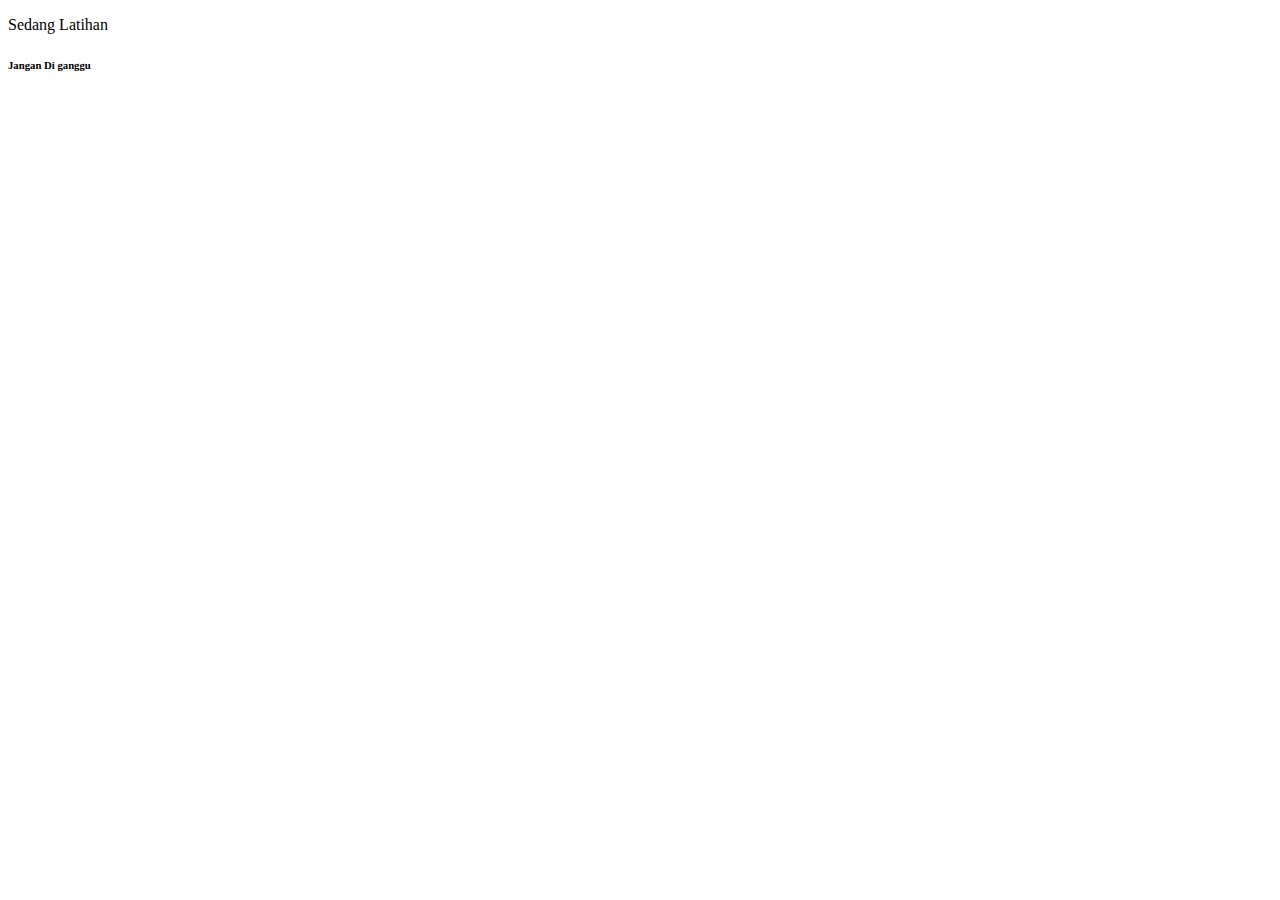
<file: HK/Latihan 5.html>
<!DOCTYPE html>
<html lang="en">
  <head>
    <meta charset="UTF-8" />
    <meta name="viewport" content="width=device-width, initial-scale=1.0" />
    <title>Latihan 5</title>
  </head>
  <body>
    <p>Sedang Latihan</p>
    <h6>Jangan Di ganggu</h6>
  </body>
</html>
</file>
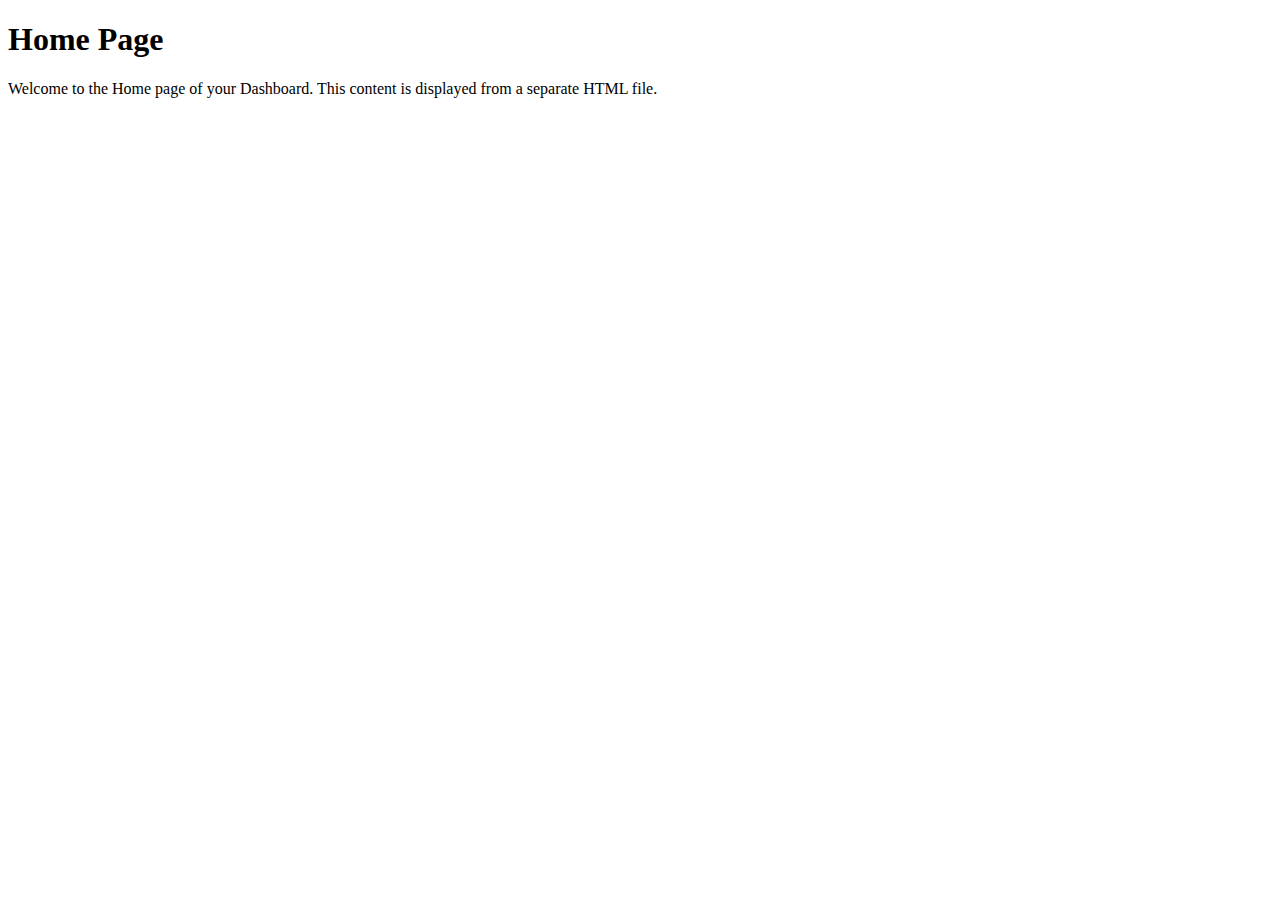
<file: pertemuan 5/home_content.html>
<!-- File: home_content.html -->
<!DOCTYPE html>
<html lang="en">
  <head>
    <meta charset="UTF-8" />
    <title>Home Content</title>
  </head>
  <body>
    <h1>Home Page</h1>
    <p>
      Welcome to the Home page of your Dashboard. This content is displayed from
      a separate HTML file.
    </p>
  </body>
</html>
</file>
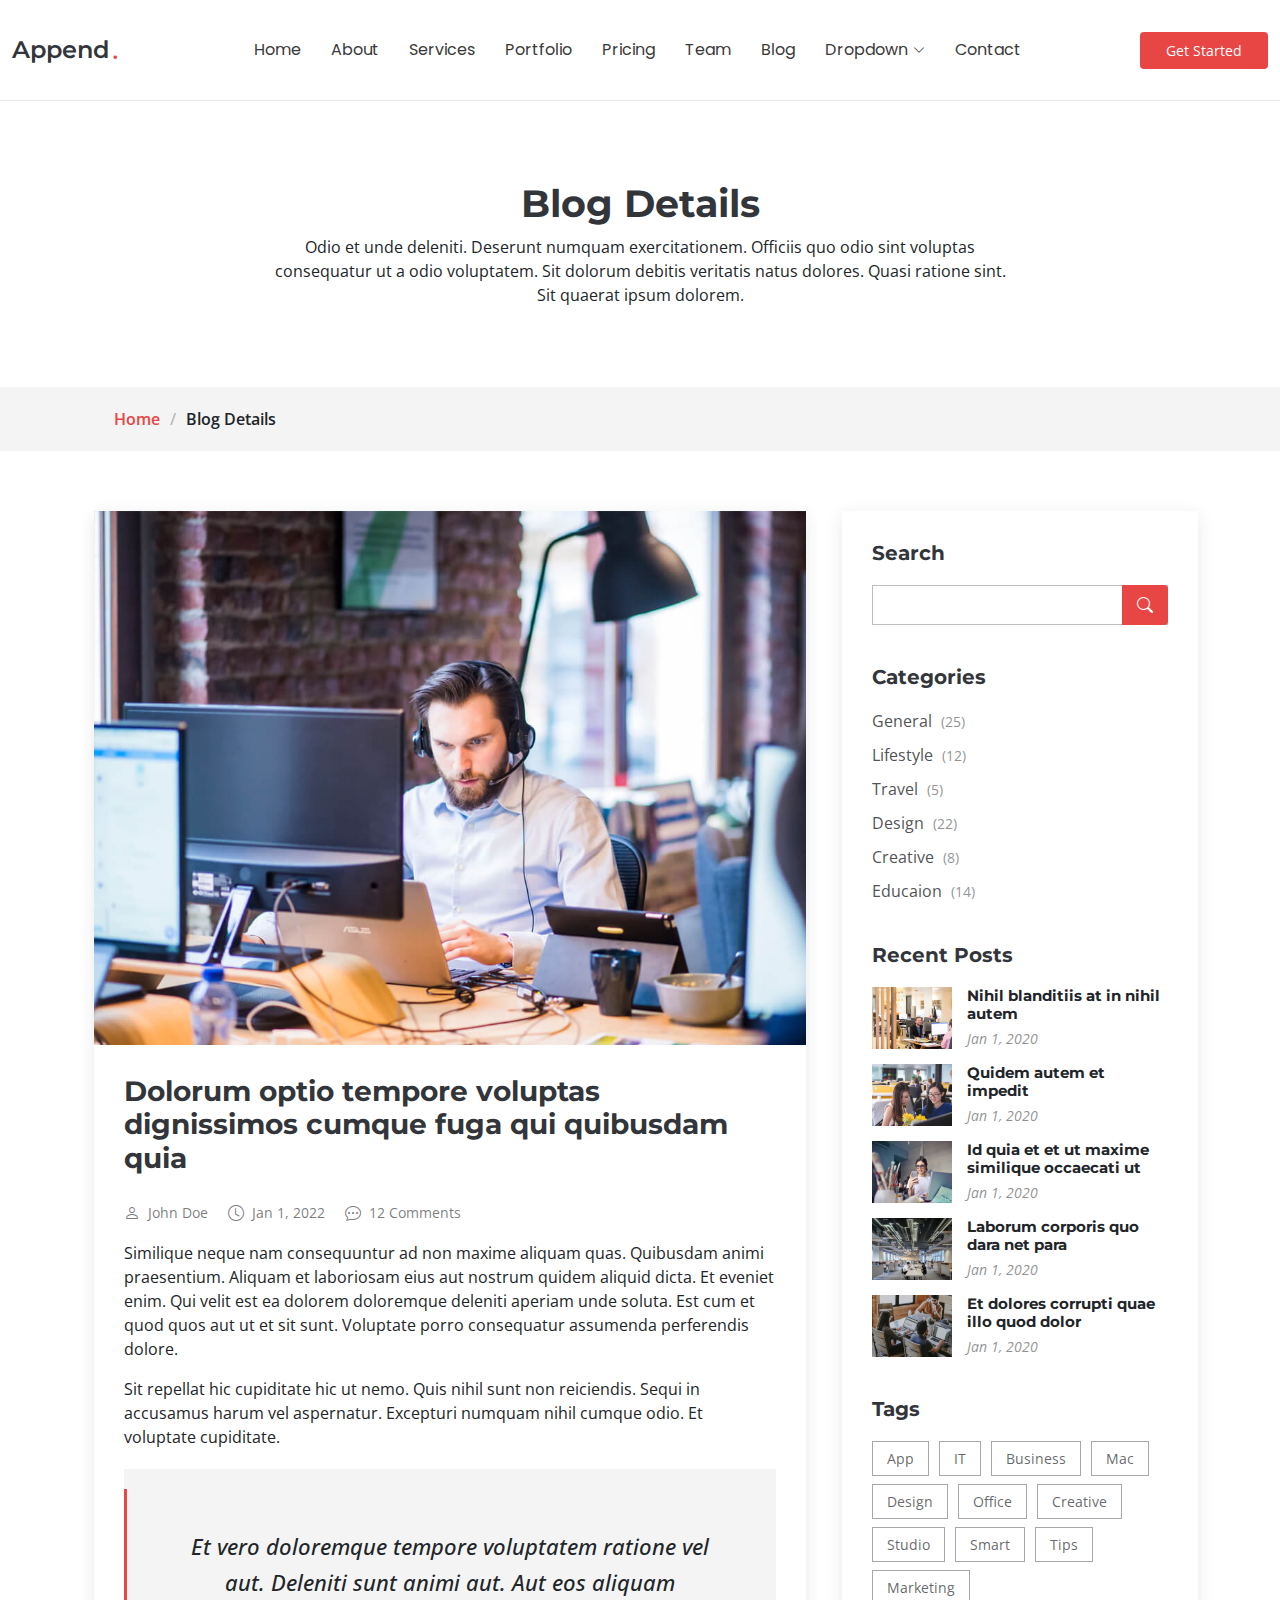
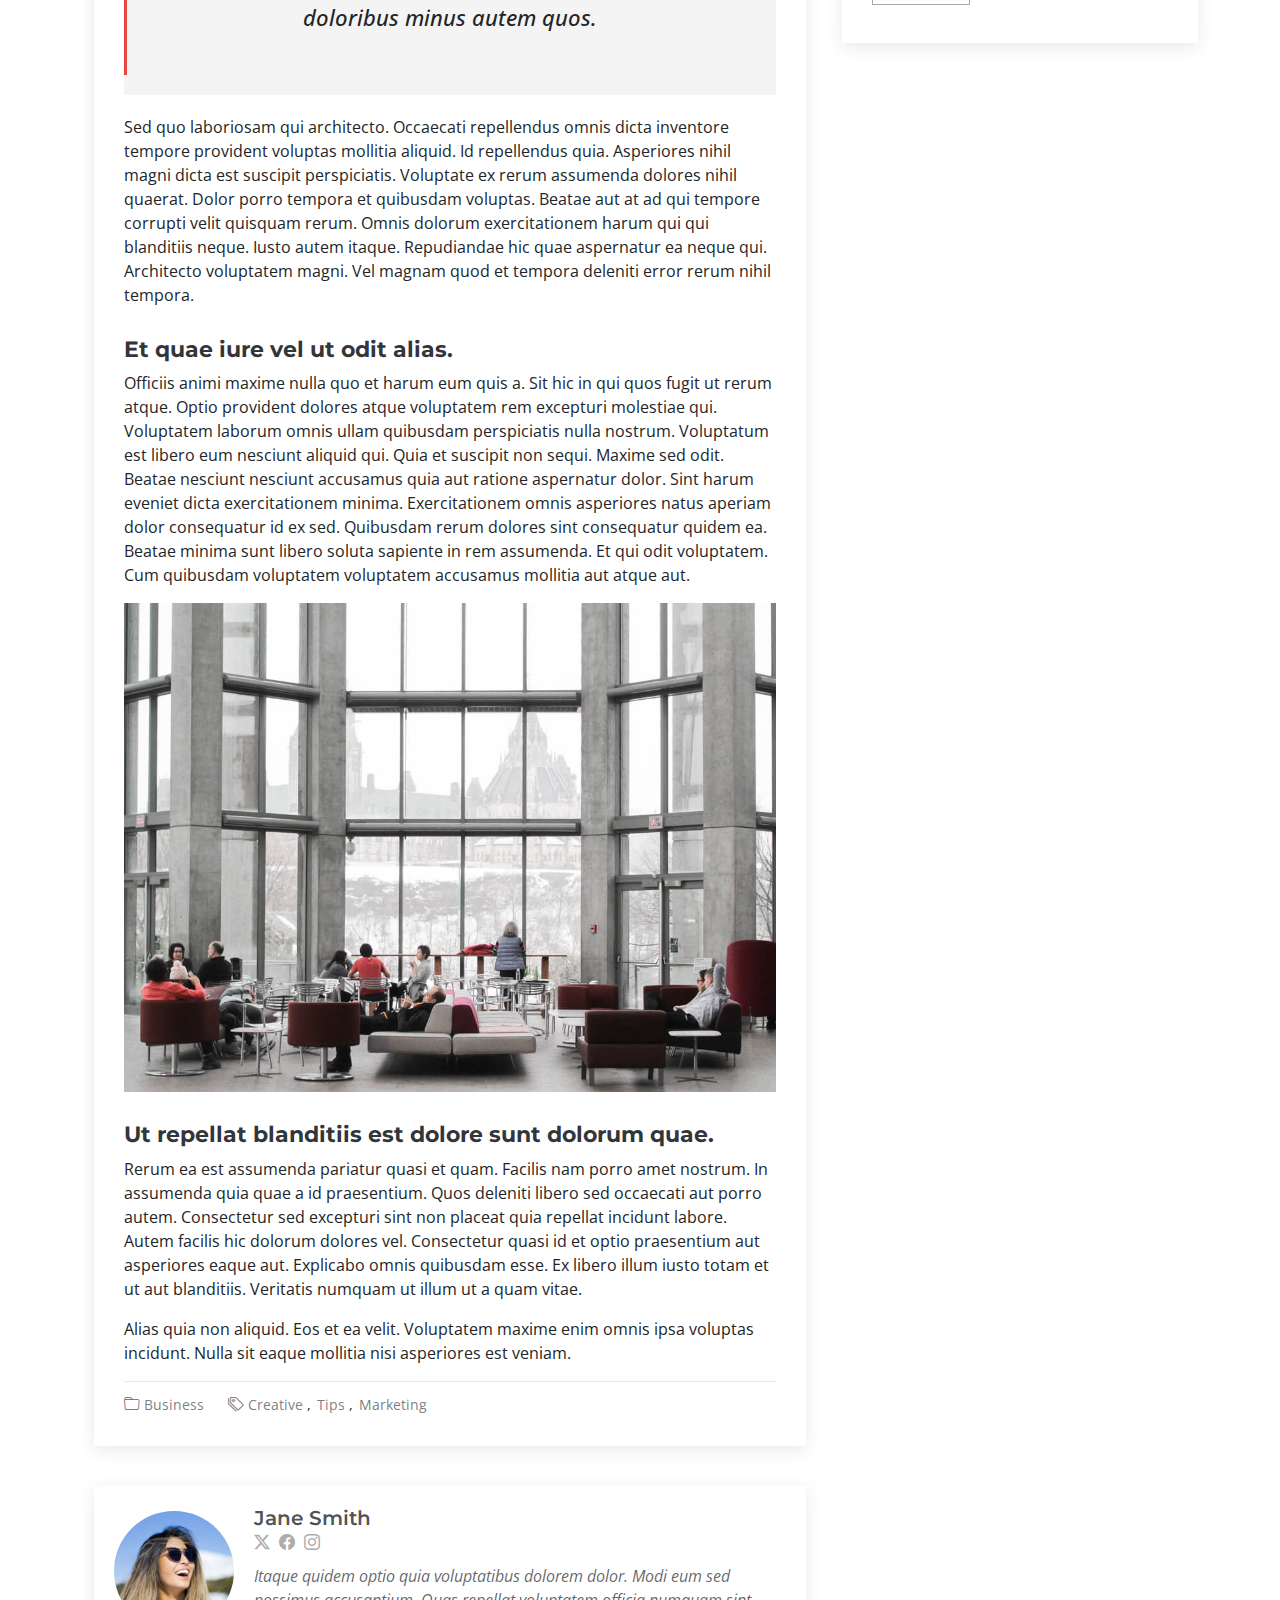
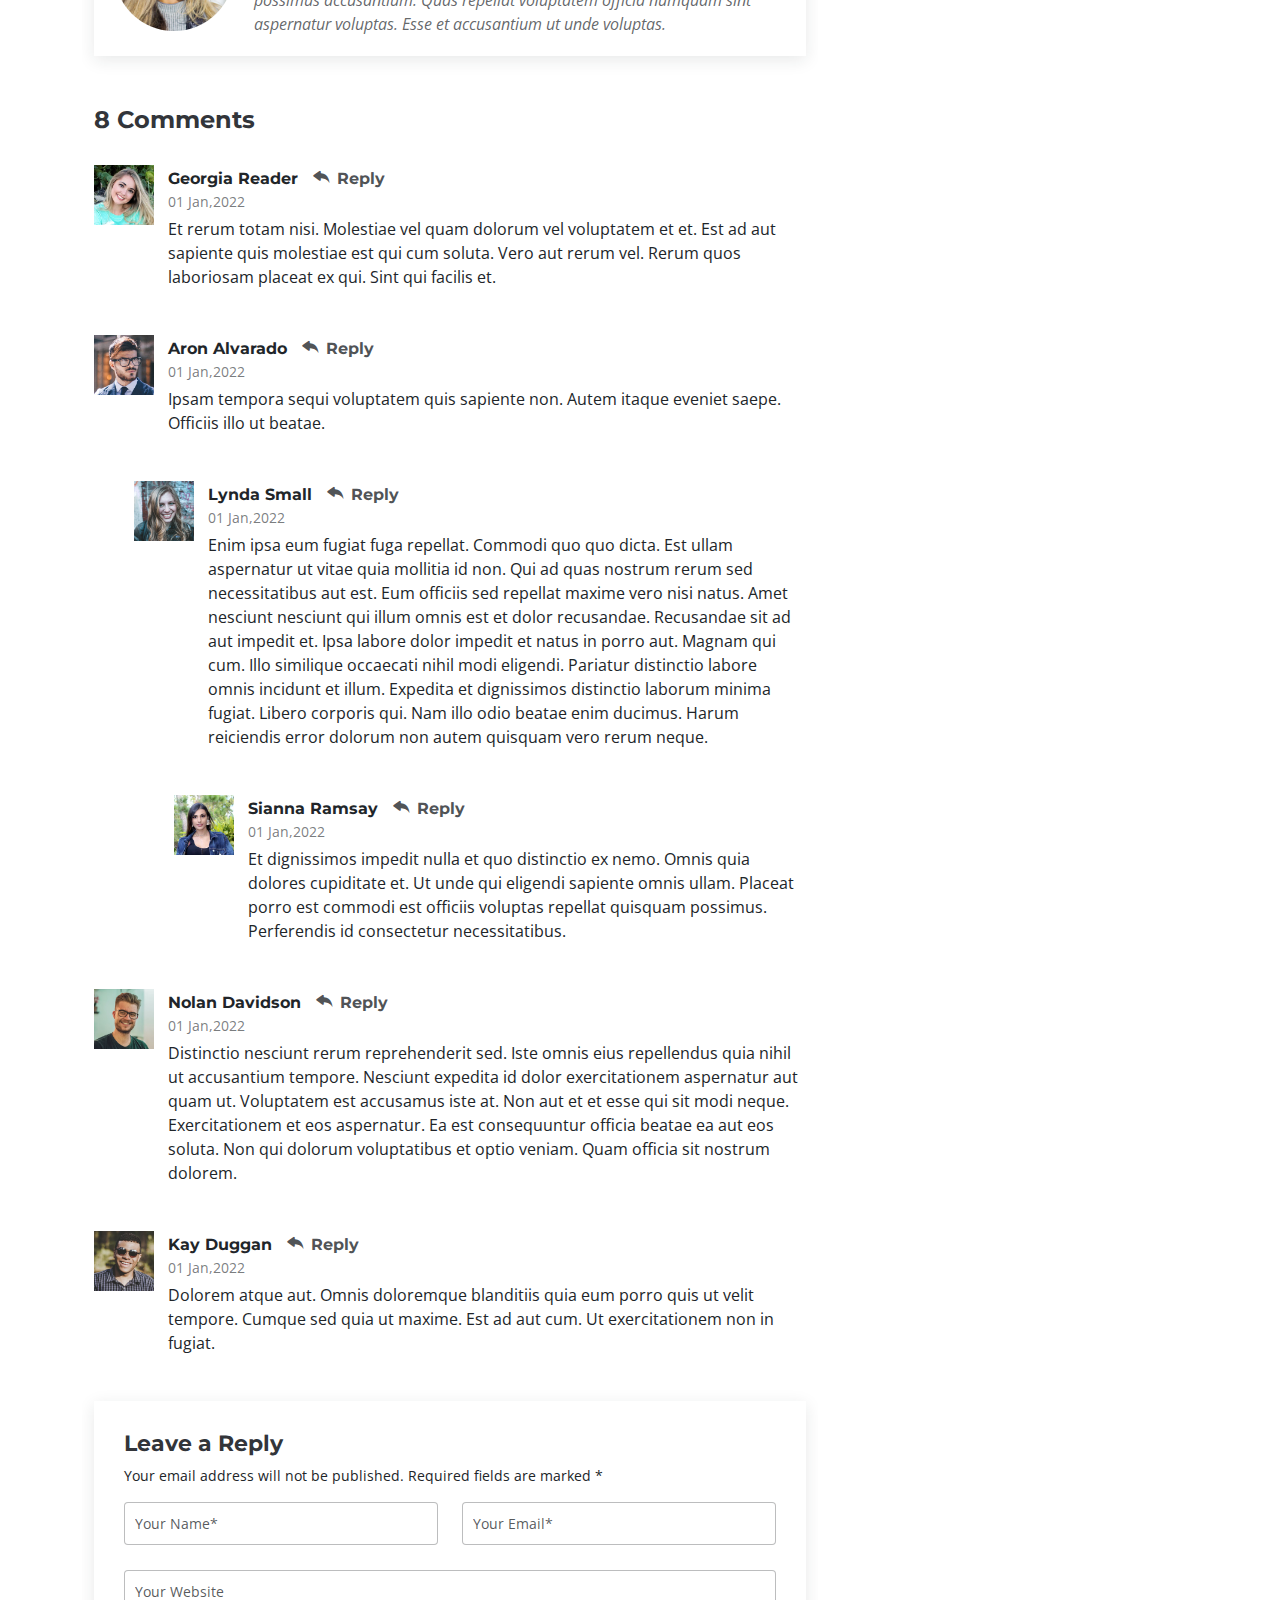
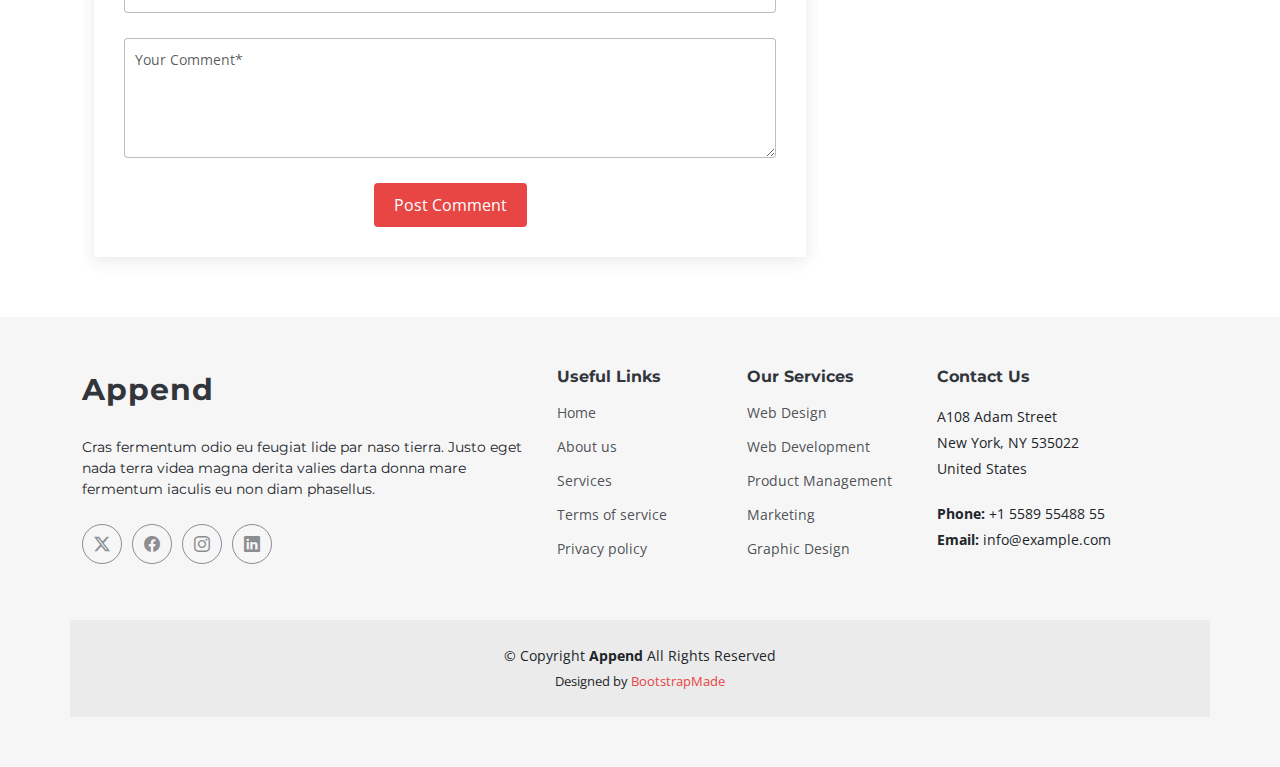
<file: Append/Append/blog-details.html>
<!DOCTYPE html>
<html lang="en">

<head>
  <meta charset="utf-8">
  <meta content="width=device-width, initial-scale=1.0" name="viewport">
  <title>Blog Details - Append Bootstrap Template</title>
  <meta content="" name="description">
  <meta content="" name="keywords">

  <!-- Favicons -->
  <link href="assets/img/favicon.png" rel="icon">
  <link href="assets/img/apple-touch-icon.png" rel="apple-touch-icon">

  <!-- Fonts -->
  <link href="https://fonts.googleapis.com" rel="preconnect">
  <link href="https://fonts.gstatic.com" rel="preconnect" crossorigin>
  <link href="https://fonts.googleapis.com/css2?family=Open+Sans:ital,wght@0,300;0,400;0,500;0,600;0,700;0,800;1,300;1,400;1,500;1,600;1,700;1,800&family=Montserrat:ital,wght@0,100;0,200;0,300;0,400;0,500;0,600;0,700;0,800;0,900;1,100;1,200;1,300;1,400;1,500;1,600;1,700;1,800;1,900&family=Poppins:ital,wght@0,100;0,200;0,300;0,400;0,500;0,600;0,700;0,800;0,900;1,100;1,200;1,300;1,400;1,500;1,600;1,700;1,800;1,900&display=swap" rel="stylesheet">

  <!-- Vendor CSS Files -->
  <link href="assets/vendor/bootstrap/css/bootstrap.min.css" rel="stylesheet">
  <link href="assets/vendor/bootstrap-icons/bootstrap-icons.css" rel="stylesheet">
  <link href="assets/vendor/aos/aos.css" rel="stylesheet">
  <link href="assets/vendor/glightbox/css/glightbox.min.css" rel="stylesheet">
  <link href="assets/vendor/swiper/swiper-bundle.min.css" rel="stylesheet">

  <!-- Main CSS File -->
  <link href="assets/css/main.css" rel="stylesheet">

  <!-- =======================================================
  * Template Name: Append
  * Template URL: https://bootstrapmade.com/append-bootstrap-website-template/
  * Updated: May 18 2024 with Bootstrap v5.3.3
  * Author: BootstrapMade.com
  * License: https://bootstrapmade.com/license/
  ======================================================== -->
</head>

<body class="blog-details-page">

  <header id="header" class="header d-flex align-items-center sticky-top">
    <div class="container-fluid position-relative d-flex align-items-center justify-content-between">

      <a href="index.html" class="logo d-flex align-items-center me-auto me-xl-0">
        <!-- Uncomment the line below if you also wish to use an image logo -->
        <!-- <img src="assets/img/logo.png" alt=""> -->
        <h1 class="sitename">Append</h1><span>.</span>
      </a>

      <nav id="navmenu" class="navmenu">
        <ul>
          <li><a href="index.html#hero" class="">Home</a></li>
          <li><a href="index.html#about">About</a></li>
          <li><a href="index.html#services">Services</a></li>
          <li><a href="index.html#portfolio">Portfolio</a></li>
          <li><a href="index.html#pricing">Pricing</a></li>
          <li><a href="index.html#team">Team</a></li>
          <li><a href="blog.html">Blog</a></li>
          <li class="dropdown"><a href="#"><span>Dropdown</span> <i class="bi bi-chevron-down toggle-dropdown"></i></a>
            <ul>
              <li><a href="#">Dropdown 1</a></li>
              <li class="dropdown"><a href="#"><span>Deep Dropdown</span> <i class="bi bi-chevron-down toggle-dropdown"></i></a>
                <ul>
                  <li><a href="#">Deep Dropdown 1</a></li>
                  <li><a href="#">Deep Dropdown 2</a></li>
                  <li><a href="#">Deep Dropdown 3</a></li>
                  <li><a href="#">Deep Dropdown 4</a></li>
                  <li><a href="#">Deep Dropdown 5</a></li>
                </ul>
              </li>
              <li><a href="#">Dropdown 2</a></li>
              <li><a href="#">Dropdown 3</a></li>
              <li><a href="#">Dropdown 4</a></li>
            </ul>
          </li>
          <li><a href="index.html#contact">Contact</a></li>
        </ul>
        <i class="mobile-nav-toggle d-xl-none bi bi-list"></i>
      </nav>

      <a class="btn-getstarted" href="index.html#about">Get Started</a>

    </div>
  </header>

  <main class="main">

    <!-- Page Title -->
    <div class="page-title" data-aos="fade">
      <div class="heading">
        <div class="container">
          <div class="row d-flex justify-content-center text-center">
            <div class="col-lg-8">
              <h1>Blog Details</h1>
              <p class="mb-0">Odio et unde deleniti. Deserunt numquam exercitationem. Officiis quo odio sint voluptas consequatur ut a odio voluptatem. Sit dolorum debitis veritatis natus dolores. Quasi ratione sint. Sit quaerat ipsum dolorem.</p>
            </div>
          </div>
        </div>
      </div>
      <nav class="breadcrumbs">
        <div class="container">
          <ol>
            <li><a href="index.html">Home</a></li>
            <li class="current">Blog Details</li>
          </ol>
        </div>
      </nav>
    </div><!-- End Page Title -->

    <div class="container">
      <div class="row">

        <div class="col-lg-8">

          <!-- Blog Details Section -->
          <div id="blog-details" class="blog-details section">
            <div class="container">

              <article class="article">

                <div class="post-img">
                  <img src="assets/img/blog/blog-1.jpg" alt="" class="img-fluid">
                </div>

                <h2 class="title">Dolorum optio tempore voluptas dignissimos cumque fuga qui quibusdam quia</h2>

                <div class="meta-top">
                  <ul>
                    <li class="d-flex align-items-center"><i class="bi bi-person"></i> <a href="blog-details.html">John Doe</a></li>
                    <li class="d-flex align-items-center"><i class="bi bi-clock"></i> <a href="blog-details.html"><time datetime="2020-01-01">Jan 1, 2022</time></a></li>
                    <li class="d-flex align-items-center"><i class="bi bi-chat-dots"></i> <a href="blog-details.html">12 Comments</a></li>
                  </ul>
                </div><!-- End meta top -->

                <div class="content">
                  <p>
                    Similique neque nam consequuntur ad non maxime aliquam quas. Quibusdam animi praesentium. Aliquam et laboriosam eius aut nostrum quidem aliquid dicta.
                    Et eveniet enim. Qui velit est ea dolorem doloremque deleniti aperiam unde soluta. Est cum et quod quos aut ut et sit sunt. Voluptate porro consequatur assumenda perferendis dolore.
                  </p>

                  <p>
                    Sit repellat hic cupiditate hic ut nemo. Quis nihil sunt non reiciendis. Sequi in accusamus harum vel aspernatur. Excepturi numquam nihil cumque odio. Et voluptate cupiditate.
                  </p>

                  <blockquote>
                    <p>
                      Et vero doloremque tempore voluptatem ratione vel aut. Deleniti sunt animi aut. Aut eos aliquam doloribus minus autem quos.
                    </p>
                  </blockquote>

                  <p>
                    Sed quo laboriosam qui architecto. Occaecati repellendus omnis dicta inventore tempore provident voluptas mollitia aliquid. Id repellendus quia. Asperiores nihil magni dicta est suscipit perspiciatis. Voluptate ex rerum assumenda dolores nihil quaerat.
                    Dolor porro tempora et quibusdam voluptas. Beatae aut at ad qui tempore corrupti velit quisquam rerum. Omnis dolorum exercitationem harum qui qui blanditiis neque.
                    Iusto autem itaque. Repudiandae hic quae aspernatur ea neque qui. Architecto voluptatem magni. Vel magnam quod et tempora deleniti error rerum nihil tempora.
                  </p>

                  <h3>Et quae iure vel ut odit alias.</h3>
                  <p>
                    Officiis animi maxime nulla quo et harum eum quis a. Sit hic in qui quos fugit ut rerum atque. Optio provident dolores atque voluptatem rem excepturi molestiae qui. Voluptatem laborum omnis ullam quibusdam perspiciatis nulla nostrum. Voluptatum est libero eum nesciunt aliquid qui.
                    Quia et suscipit non sequi. Maxime sed odit. Beatae nesciunt nesciunt accusamus quia aut ratione aspernatur dolor. Sint harum eveniet dicta exercitationem minima. Exercitationem omnis asperiores natus aperiam dolor consequatur id ex sed. Quibusdam rerum dolores sint consequatur quidem ea.
                    Beatae minima sunt libero soluta sapiente in rem assumenda. Et qui odit voluptatem. Cum quibusdam voluptatem voluptatem accusamus mollitia aut atque aut.
                  </p>
                  <img src="assets/img/blog/blog-inside-post.jpg" class="img-fluid" alt="">

                  <h3>Ut repellat blanditiis est dolore sunt dolorum quae.</h3>
                  <p>
                    Rerum ea est assumenda pariatur quasi et quam. Facilis nam porro amet nostrum. In assumenda quia quae a id praesentium. Quos deleniti libero sed occaecati aut porro autem. Consectetur sed excepturi sint non placeat quia repellat incidunt labore. Autem facilis hic dolorum dolores vel.
                    Consectetur quasi id et optio praesentium aut asperiores eaque aut. Explicabo omnis quibusdam esse. Ex libero illum iusto totam et ut aut blanditiis. Veritatis numquam ut illum ut a quam vitae.
                  </p>
                  <p>
                    Alias quia non aliquid. Eos et ea velit. Voluptatem maxime enim omnis ipsa voluptas incidunt. Nulla sit eaque mollitia nisi asperiores est veniam.
                  </p>

                </div><!-- End post content -->

                <div class="meta-bottom">
                  <i class="bi bi-folder"></i>
                  <ul class="cats">
                    <li><a href="#">Business</a></li>
                  </ul>

                  <i class="bi bi-tags"></i>
                  <ul class="tags">
                    <li><a href="#">Creative</a></li>
                    <li><a href="#">Tips</a></li>
                    <li><a href="#">Marketing</a></li>
                  </ul>
                </div><!-- End meta bottom -->

              </article>

            </div>
          </div><!-- /Blog Details Section -->

          <!-- Blog Author Section -->
          <section id="blog-author" class="blog-author section">

            <div class="container">
              <div class="author-container d-flex align-items-center">
                <img src="assets/img/blog/blog-author.jpg" class="rounded-circle flex-shrink-0" alt="">
                <div>
                  <h4>Jane Smith</h4>
                  <div class="social-links">
                    <a href="https://twitters.com/#"><i class="bi bi-twitter-x"></i></a>
                    <a href="https://facebook.com/#"><i class="bi bi-facebook"></i></a>
                    <a href="https://instagram.com/#"><i class="biu bi-instagram"></i></a>
                  </div>
                  <p>
                    Itaque quidem optio quia voluptatibus dolorem dolor. Modi eum sed possimus accusantium. Quas repellat voluptatem officia numquam sint aspernatur voluptas. Esse et accusantium ut unde voluptas.
                  </p>
                </div>
              </div>
            </div>

          </section><!-- /Blog Author Section -->

          <!-- Blog Comments Section -->
          <section id="blog-comments" class="blog-comments section">

            <div class="container">

              <h4 class="comments-count">8 Comments</h4>

              <div id="comment-1" class="comment">
                <div class="d-flex">
                  <div class="comment-img"><img src="assets/img/blog/comments-1.jpg" alt=""></div>
                  <div>
                    <h5><a href="">Georgia Reader</a> <a href="#" class="reply"><i class="bi bi-reply-fill"></i> Reply</a></h5>
                    <time datetime="2020-01-01">01 Jan,2022</time>
                    <p>
                      Et rerum totam nisi. Molestiae vel quam dolorum vel voluptatem et et. Est ad aut sapiente quis molestiae est qui cum soluta.
                      Vero aut rerum vel. Rerum quos laboriosam placeat ex qui. Sint qui facilis et.
                    </p>
                  </div>
                </div>
              </div><!-- End comment #1 -->

              <div id="comment-2" class="comment">
                <div class="d-flex">
                  <div class="comment-img"><img src="assets/img/blog/comments-2.jpg" alt=""></div>
                  <div>
                    <h5><a href="">Aron Alvarado</a> <a href="#" class="reply"><i class="bi bi-reply-fill"></i> Reply</a></h5>
                    <time datetime="2020-01-01">01 Jan,2022</time>
                    <p>
                      Ipsam tempora sequi voluptatem quis sapiente non. Autem itaque eveniet saepe. Officiis illo ut beatae.
                    </p>
                  </div>
                </div>

                <div id="comment-reply-1" class="comment comment-reply">
                  <div class="d-flex">
                    <div class="comment-img"><img src="assets/img/blog/comments-3.jpg" alt=""></div>
                    <div>
                      <h5><a href="">Lynda Small</a> <a href="#" class="reply"><i class="bi bi-reply-fill"></i> Reply</a></h5>
                      <time datetime="2020-01-01">01 Jan,2022</time>
                      <p>
                        Enim ipsa eum fugiat fuga repellat. Commodi quo quo dicta. Est ullam aspernatur ut vitae quia mollitia id non. Qui ad quas nostrum rerum sed necessitatibus aut est. Eum officiis sed repellat maxime vero nisi natus. Amet nesciunt nesciunt qui illum omnis est et dolor recusandae.

                        Recusandae sit ad aut impedit et. Ipsa labore dolor impedit et natus in porro aut. Magnam qui cum. Illo similique occaecati nihil modi eligendi. Pariatur distinctio labore omnis incidunt et illum. Expedita et dignissimos distinctio laborum minima fugiat.

                        Libero corporis qui. Nam illo odio beatae enim ducimus. Harum reiciendis error dolorum non autem quisquam vero rerum neque.
                      </p>
                    </div>
                  </div>

                  <div id="comment-reply-2" class="comment comment-reply">
                    <div class="d-flex">
                      <div class="comment-img"><img src="assets/img/blog/comments-4.jpg" alt=""></div>
                      <div>
                        <h5><a href="">Sianna Ramsay</a> <a href="#" class="reply"><i class="bi bi-reply-fill"></i> Reply</a></h5>
                        <time datetime="2020-01-01">01 Jan,2022</time>
                        <p>
                          Et dignissimos impedit nulla et quo distinctio ex nemo. Omnis quia dolores cupiditate et. Ut unde qui eligendi sapiente omnis ullam. Placeat porro est commodi est officiis voluptas repellat quisquam possimus. Perferendis id consectetur necessitatibus.
                        </p>
                      </div>
                    </div>

                  </div><!-- End comment reply #2-->

                </div><!-- End comment reply #1-->

              </div><!-- End comment #2-->

              <div id="comment-3" class="comment">
                <div class="d-flex">
                  <div class="comment-img"><img src="assets/img/blog/comments-5.jpg" alt=""></div>
                  <div>
                    <h5><a href="">Nolan Davidson</a> <a href="#" class="reply"><i class="bi bi-reply-fill"></i> Reply</a></h5>
                    <time datetime="2020-01-01">01 Jan,2022</time>
                    <p>
                      Distinctio nesciunt rerum reprehenderit sed. Iste omnis eius repellendus quia nihil ut accusantium tempore. Nesciunt expedita id dolor exercitationem aspernatur aut quam ut. Voluptatem est accusamus iste at.
                      Non aut et et esse qui sit modi neque. Exercitationem et eos aspernatur. Ea est consequuntur officia beatae ea aut eos soluta. Non qui dolorum voluptatibus et optio veniam. Quam officia sit nostrum dolorem.
                    </p>
                  </div>
                </div>

              </div><!-- End comment #3 -->

              <div id="comment-4" class="comment">
                <div class="d-flex">
                  <div class="comment-img"><img src="assets/img/blog/comments-6.jpg" alt=""></div>
                  <div>
                    <h5><a href="">Kay Duggan</a> <a href="#" class="reply"><i class="bi bi-reply-fill"></i> Reply</a></h5>
                    <time datetime="2020-01-01">01 Jan,2022</time>
                    <p>
                      Dolorem atque aut. Omnis doloremque blanditiis quia eum porro quis ut velit tempore. Cumque sed quia ut maxime. Est ad aut cum. Ut exercitationem non in fugiat.
                    </p>
                  </div>
                </div>

              </div><!-- End comment #4 -->

              <div class="reply-form">

                <h4>Leave a Reply</h4>
                <p>Your email address will not be published. Required fields are marked * </p>
                <form action="">
                  <div class="row">
                    <div class="col-md-6 form-group">
                      <input name="name" type="text" class="form-control" placeholder="Your Name*">
                    </div>
                    <div class="col-md-6 form-group">
                      <input name="email" type="text" class="form-control" placeholder="Your Email*">
                    </div>
                  </div>
                  <div class="row">
                    <div class="col form-group">
                      <input name="website" type="text" class="form-control" placeholder="Your Website">
                    </div>
                  </div>
                  <div class="row">
                    <div class="col form-group">
                      <textarea name="comment" class="form-control" placeholder="Your Comment*"></textarea>
                    </div>
                  </div>

                  <div class="text-center">
                    <button type="submit" class="btn btn-primary">Post Comment</button>
                  </div>

                </form>

              </div>

            </div>

          </section><!-- /Blog Comments Section -->

        </div>

        <div class="col-lg-4 sidebar">

          <div class="widgets-container">

            <!-- Search Widget -->
            <div class="search-widget widget-item">

              <h3 class="widget-title">Search</h3>
              <form action="">
                <input type="text">
                <button type="submit"><i class="bi bi-search"></i></button>
              </form>

            </div><!--/Search Widget -->

            <!-- Categories Widget -->
            <div class="categories-widget widget-item">

              <h3 class="widget-title">Categories</h3>
              <ul class="mt-3">
                <li><a href="#">General <span>(25)</span></a></li>
                <li><a href="#">Lifestyle <span>(12)</span></a></li>
                <li><a href="#">Travel <span>(5)</span></a></li>
                <li><a href="#">Design <span>(22)</span></a></li>
                <li><a href="#">Creative <span>(8)</span></a></li>
                <li><a href="#">Educaion <span>(14)</span></a></li>
              </ul>

            </div><!--/Categories Widget -->

            <!-- Recent Posts Widget -->
            <div class="recent-posts-widget widget-item">

              <h3 class="widget-title">Recent Posts</h3>

              <div class="post-item">
                <img src="assets/img/blog/blog-recent-1.jpg" alt="" class="flex-shrink-0">
                <div>
                  <h4><a href="blog-details.html">Nihil blanditiis at in nihil autem</a></h4>
                  <time datetime="2020-01-01">Jan 1, 2020</time>
                </div>
              </div><!-- End recent post item-->

              <div class="post-item">
                <img src="assets/img/blog/blog-recent-2.jpg" alt="" class="flex-shrink-0">
                <div>
                  <h4><a href="blog-details.html">Quidem autem et impedit</a></h4>
                  <time datetime="2020-01-01">Jan 1, 2020</time>
                </div>
              </div><!-- End recent post item-->

              <div class="post-item">
                <img src="assets/img/blog/blog-recent-3.jpg" alt="" class="flex-shrink-0">
                <div>
                  <h4><a href="blog-details.html">Id quia et et ut maxime similique occaecati ut</a></h4>
                  <time datetime="2020-01-01">Jan 1, 2020</time>
                </div>
              </div><!-- End recent post item-->

              <div class="post-item">
                <img src="assets/img/blog/blog-recent-4.jpg" alt="" class="flex-shrink-0">
                <div>
                  <h4><a href="blog-details.html">Laborum corporis quo dara net para</a></h4>
                  <time datetime="2020-01-01">Jan 1, 2020</time>
                </div>
              </div><!-- End recent post item-->

              <div class="post-item">
                <img src="assets/img/blog/blog-recent-5.jpg" alt="" class="flex-shrink-0">
                <div>
                  <h4><a href="blog-details.html">Et dolores corrupti quae illo quod dolor</a></h4>
                  <time datetime="2020-01-01">Jan 1, 2020</time>
                </div>
              </div><!-- End recent post item-->

            </div><!--/Recent Posts Widget -->

            <!-- Tags Widget -->
            <div class="tags-widget widget-item">

              <h3 class="widget-title">Tags</h3>
              <ul>
                <li><a href="#">App</a></li>
                <li><a href="#">IT</a></li>
                <li><a href="#">Business</a></li>
                <li><a href="#">Mac</a></li>
                <li><a href="#">Design</a></li>
                <li><a href="#">Office</a></li>
                <li><a href="#">Creative</a></li>
                <li><a href="#">Studio</a></li>
                <li><a href="#">Smart</a></li>
                <li><a href="#">Tips</a></li>
                <li><a href="#">Marketing</a></li>
              </ul>

            </div><!--/Tags Widget -->

          </div>

        </div>

      </div>
    </div>

  </main>

  <footer id="footer" class="footer position-relative">

    <div class="container footer-top">
      <div class="row gy-4">
        <div class="col-lg-5 col-md-12 footer-about">
          <a href="index.html" class="logo d-flex align-items-center">
            <span class="sitename">Append</span>
          </a>
          <p>Cras fermentum odio eu feugiat lide par naso tierra. Justo eget nada terra videa magna derita valies darta donna mare fermentum iaculis eu non diam phasellus.</p>
          <div class="social-links d-flex mt-4">
            <a href=""><i class="bi bi-twitter-x"></i></a>
            <a href=""><i class="bi bi-facebook"></i></a>
            <a href=""><i class="bi bi-instagram"></i></a>
            <a href=""><i class="bi bi-linkedin"></i></a>
          </div>
        </div>

        <div class="col-lg-2 col-6 footer-links">
          <h4>Useful Links</h4>
          <ul>
            <li><a href="#">Home</a></li>
            <li><a href="#">About us</a></li>
            <li><a href="#">Services</a></li>
            <li><a href="#">Terms of service</a></li>
            <li><a href="#">Privacy policy</a></li>
          </ul>
        </div>

        <div class="col-lg-2 col-6 footer-links">
          <h4>Our Services</h4>
          <ul>
            <li><a href="#">Web Design</a></li>
            <li><a href="#">Web Development</a></li>
            <li><a href="#">Product Management</a></li>
            <li><a href="#">Marketing</a></li>
            <li><a href="#">Graphic Design</a></li>
          </ul>
        </div>

        <div class="col-lg-3 col-md-12 footer-contact text-center text-md-start">
          <h4>Contact Us</h4>
          <p>A108 Adam Street</p>
          <p>New York, NY 535022</p>
          <p>United States</p>
          <p class="mt-4"><strong>Phone:</strong> <span>+1 5589 55488 55</span></p>
          <p><strong>Email:</strong> <span>info@example.com</span></p>
        </div>

      </div>
    </div>

    <div class="container copyright text-center mt-4">
      <p>© <span>Copyright</span> <strong class="sitename">Append</strong> <span>All Rights Reserved</span></p>
      <div class="credits">
        <!-- All the links in the footer should remain intact. -->
        <!-- You can delete the links only if you've purchased the pro version. -->
        <!-- Licensing information: https://bootstrapmade.com/license/ -->
        <!-- Purchase the pro version with working PHP/AJAX contact form: [buy-url] -->
        Designed by <a href="https://bootstrapmade.com/">BootstrapMade</a>
      </div>
    </div>

  </footer>

  <!-- Scroll Top -->
  <a href="#" id="scroll-top" class="scroll-top d-flex align-items-center justify-content-center"><i class="bi bi-arrow-up-short"></i></a>

  <!-- Preloader -->
  <div id="preloader"></div>

  <!-- Vendor JS Files -->
  <script src="assets/vendor/bootstrap/js/bootstrap.bundle.min.js"></script>
  <script src="assets/vendor/php-email-form/validate.js"></script>
  <script src="assets/vendor/aos/aos.js"></script>
  <script src="assets/vendor/glightbox/js/glightbox.min.js"></script>
  <script src="assets/vendor/purecounter/purecounter_vanilla.js"></script>
  <script src="assets/vendor/imagesloaded/imagesloaded.pkgd.min.js"></script>
  <script src="assets/vendor/isotope-layout/isotope.pkgd.min.js"></script>
  <script src="assets/vendor/swiper/swiper-bundle.min.js"></script>

  <!-- Main JS File -->
  <script src="assets/js/main.js"></script>

</body>

</html>
</file>
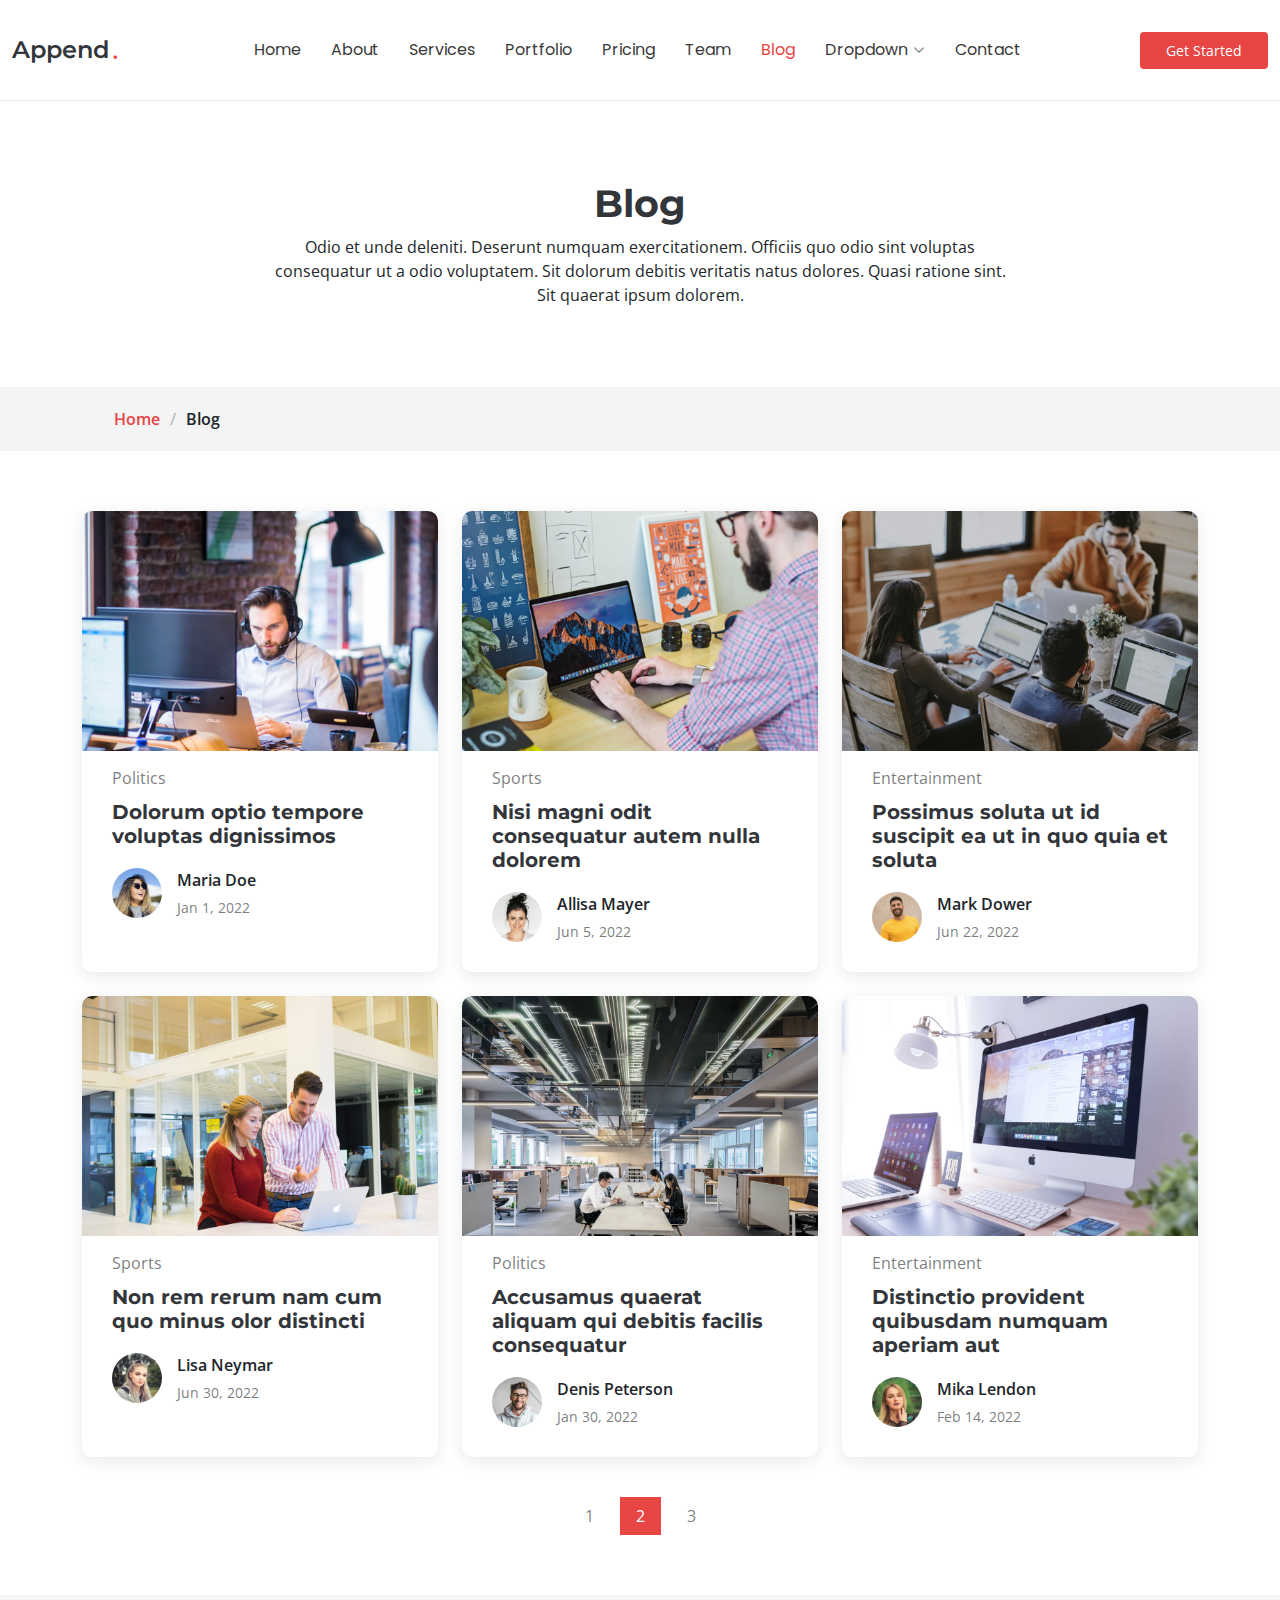
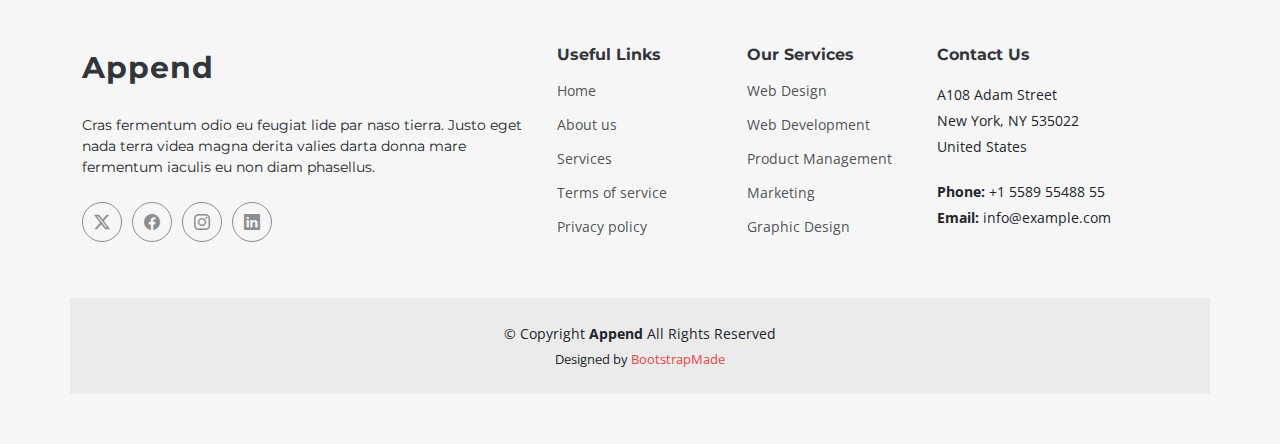
<file: Append/Append/blog.html>
<!DOCTYPE html>
<html lang="en">

<head>
  <meta charset="utf-8">
  <meta content="width=device-width, initial-scale=1.0" name="viewport">
  <title>Blog - Append Bootstrap Template</title>
  <meta content="" name="description">
  <meta content="" name="keywords">

  <!-- Favicons -->
  <link href="assets/img/favicon.png" rel="icon">
  <link href="assets/img/apple-touch-icon.png" rel="apple-touch-icon">

  <!-- Fonts -->
  <link href="https://fonts.googleapis.com" rel="preconnect">
  <link href="https://fonts.gstatic.com" rel="preconnect" crossorigin>
  <link href="https://fonts.googleapis.com/css2?family=Open+Sans:ital,wght@0,300;0,400;0,500;0,600;0,700;0,800;1,300;1,400;1,500;1,600;1,700;1,800&family=Montserrat:ital,wght@0,100;0,200;0,300;0,400;0,500;0,600;0,700;0,800;0,900;1,100;1,200;1,300;1,400;1,500;1,600;1,700;1,800;1,900&family=Poppins:ital,wght@0,100;0,200;0,300;0,400;0,500;0,600;0,700;0,800;0,900;1,100;1,200;1,300;1,400;1,500;1,600;1,700;1,800;1,900&display=swap" rel="stylesheet">

  <!-- Vendor CSS Files -->
  <link href="assets/vendor/bootstrap/css/bootstrap.min.css" rel="stylesheet">
  <link href="assets/vendor/bootstrap-icons/bootstrap-icons.css" rel="stylesheet">
  <link href="assets/vendor/aos/aos.css" rel="stylesheet">
  <link href="assets/vendor/glightbox/css/glightbox.min.css" rel="stylesheet">
  <link href="assets/vendor/swiper/swiper-bundle.min.css" rel="stylesheet">

  <!-- Main CSS File -->
  <link href="assets/css/main.css" rel="stylesheet">

  <!-- =======================================================
  * Template Name: Append
  * Template URL: https://bootstrapmade.com/append-bootstrap-website-template/
  * Updated: May 18 2024 with Bootstrap v5.3.3
  * Author: BootstrapMade.com
  * License: https://bootstrapmade.com/license/
  ======================================================== -->
</head>

<body class="blog-page">

  <header id="header" class="header d-flex align-items-center sticky-top">
    <div class="container-fluid position-relative d-flex align-items-center justify-content-between">

      <a href="index.html" class="logo d-flex align-items-center me-auto me-xl-0">
        <!-- Uncomment the line below if you also wish to use an image logo -->
        <!-- <img src="assets/img/logo.png" alt=""> -->
        <h1 class="sitename">Append</h1><span>.</span>
      </a>

      <nav id="navmenu" class="navmenu">
        <ul>
          <li><a href="index.html#hero" class="">Home</a></li>
          <li><a href="index.html#about">About</a></li>
          <li><a href="index.html#services">Services</a></li>
          <li><a href="index.html#portfolio">Portfolio</a></li>
          <li><a href="index.html#pricing">Pricing</a></li>
          <li><a href="index.html#team">Team</a></li>
          <li><a href="blog.html" class="active">Blog</a></li>
          <li class="dropdown"><a href="#"><span>Dropdown</span> <i class="bi bi-chevron-down toggle-dropdown"></i></a>
            <ul>
              <li><a href="#">Dropdown 1</a></li>
              <li class="dropdown"><a href="#"><span>Deep Dropdown</span> <i class="bi bi-chevron-down toggle-dropdown"></i></a>
                <ul>
                  <li><a href="#">Deep Dropdown 1</a></li>
                  <li><a href="#">Deep Dropdown 2</a></li>
                  <li><a href="#">Deep Dropdown 3</a></li>
                  <li><a href="#">Deep Dropdown 4</a></li>
                  <li><a href="#">Deep Dropdown 5</a></li>
                </ul>
              </li>
              <li><a href="#">Dropdown 2</a></li>
              <li><a href="#">Dropdown 3</a></li>
              <li><a href="#">Dropdown 4</a></li>
            </ul>
          </li>
          <li><a href="index.html#contact">Contact</a></li>
        </ul>
        <i class="mobile-nav-toggle d-xl-none bi bi-list"></i>
      </nav>

      <a class="btn-getstarted" href="index.html#about">Get Started</a>

    </div>
  </header>

  <main class="main">

    <!-- Page Title -->
    <div class="page-title" data-aos="fade">
      <div class="heading">
        <div class="container">
          <div class="row d-flex justify-content-center text-center">
            <div class="col-lg-8">
              <h1>Blog</h1>
              <p class="mb-0">Odio et unde deleniti. Deserunt numquam exercitationem. Officiis quo odio sint voluptas consequatur ut a odio voluptatem. Sit dolorum debitis veritatis natus dolores. Quasi ratione sint. Sit quaerat ipsum dolorem.</p>
            </div>
          </div>
        </div>
      </div>
      <nav class="breadcrumbs">
        <div class="container">
          <ol>
            <li><a href="index.html">Home</a></li>
            <li class="current">Blog</li>
          </ol>
        </div>
      </nav>
    </div><!-- End Page Title -->

    <!-- Blog Posts Section -->
    <section id="blog-posts" class="blog-posts section">

      <div class="container">
        <div class="row gy-4">

          <div class="col-lg-4">
            <article>

              <div class="post-img">
                <img src="assets/img/blog/blog-1.jpg" alt="" class="img-fluid">
              </div>

              <p class="post-category">Politics</p>

              <h2 class="title">
                <a href="blog-details.html">Dolorum optio tempore voluptas dignissimos</a>
              </h2>

              <div class="d-flex align-items-center">
                <img src="assets/img/blog/blog-author.jpg" alt="" class="img-fluid post-author-img flex-shrink-0">
                <div class="post-meta">
                  <p class="post-author">Maria Doe</p>
                  <p class="post-date">
                    <time datetime="2022-01-01">Jan 1, 2022</time>
                  </p>
                </div>
              </div>

            </article>
          </div><!-- End post list item -->

          <div class="col-lg-4">
            <article>

              <div class="post-img">
                <img src="assets/img/blog/blog-2.jpg" alt="" class="img-fluid">
              </div>

              <p class="post-category">Sports</p>

              <h2 class="title">
                <a href="blog-details.html">Nisi magni odit consequatur autem nulla dolorem</a>
              </h2>

              <div class="d-flex align-items-center">
                <img src="assets/img/blog/blog-author-2.jpg" alt="" class="img-fluid post-author-img flex-shrink-0">
                <div class="post-meta">
                  <p class="post-author">Allisa Mayer</p>
                  <p class="post-date">
                    <time datetime="2022-01-01">Jun 5, 2022</time>
                  </p>
                </div>
              </div>

            </article>
          </div><!-- End post list item -->

          <div class="col-lg-4">
            <article>

              <div class="post-img">
                <img src="assets/img/blog/blog-3.jpg" alt="" class="img-fluid">
              </div>

              <p class="post-category">Entertainment</p>

              <h2 class="title">
                <a href="blog-details.html">Possimus soluta ut id suscipit ea ut in quo quia et soluta</a>
              </h2>

              <div class="d-flex align-items-center">
                <img src="assets/img/blog/blog-author-3.jpg" alt="" class="img-fluid post-author-img flex-shrink-0">
                <div class="post-meta">
                  <p class="post-author">Mark Dower</p>
                  <p class="post-date">
                    <time datetime="2022-01-01">Jun 22, 2022</time>
                  </p>
                </div>
              </div>

            </article>
          </div><!-- End post list item -->

          <div class="col-lg-4">
            <article>

              <div class="post-img">
                <img src="assets/img/blog/blog-4.jpg" alt="" class="img-fluid">
              </div>

              <p class="post-category">Sports</p>

              <h2 class="title">
                <a href="blog-details.html">Non rem rerum nam cum quo minus olor distincti</a>
              </h2>

              <div class="d-flex align-items-center">
                <img src="assets/img/blog/blog-author-4.jpg" alt="" class="img-fluid post-author-img flex-shrink-0">
                <div class="post-meta">
                  <p class="post-author">Lisa Neymar</p>
                  <p class="post-date">
                    <time datetime="2022-01-01">Jun 30, 2022</time>
                  </p>
                </div>
              </div>

            </article>
          </div><!-- End post list item -->

          <div class="col-lg-4">
            <article>

              <div class="post-img">
                <img src="assets/img/blog/blog-5.jpg" alt="" class="img-fluid">
              </div>

              <p class="post-category">Politics</p>

              <h2 class="title">
                <a href="blog-details.html">Accusamus quaerat aliquam qui debitis facilis consequatur</a>
              </h2>

              <div class="d-flex align-items-center">
                <img src="assets/img/blog/blog-author-5.jpg" alt="" class="img-fluid post-author-img flex-shrink-0">
                <div class="post-meta">
                  <p class="post-author">Denis Peterson</p>
                  <p class="post-date">
                    <time datetime="2022-01-01">Jan 30, 2022</time>
                  </p>
                </div>
              </div>

            </article>
          </div><!-- End post list item -->

          <div class="col-lg-4">
            <article>

              <div class="post-img">
                <img src="assets/img/blog/blog-6.jpg" alt="" class="img-fluid">
              </div>

              <p class="post-category">Entertainment</p>

              <h2 class="title">
                <a href="blog-details.html">Distinctio provident quibusdam numquam aperiam aut</a>
              </h2>

              <div class="d-flex align-items-center">
                <img src="assets/img/blog/blog-author-6.jpg" alt="" class="img-fluid post-author-img flex-shrink-0">
                <div class="post-meta">
                  <p class="post-author">Mika Lendon</p>
                  <p class="post-date">
                    <time datetime="2022-01-01">Feb 14, 2022</time>
                  </p>
                </div>
              </div>

            </article>
          </div><!-- End post list item -->

        </div>
      </div>

    </section><!-- /Blog Posts Section -->

    <!-- Pagination Section -->
    <section id="pagination" class="pagination section">

      <div class="container">
        <div class="d-flex justify-content-center">
          <ul>
            <li><a href="#">1</a></li>
            <li class="active"><a href="#">2</a></li>
            <li><a href="#">3</a></li>
          </ul>
        </div>
      </div>

    </section><!-- /Pagination Section -->

  </main>

  <footer id="footer" class="footer position-relative">

    <div class="container footer-top">
      <div class="row gy-4">
        <div class="col-lg-5 col-md-12 footer-about">
          <a href="index.html" class="logo d-flex align-items-center">
            <span class="sitename">Append</span>
          </a>
          <p>Cras fermentum odio eu feugiat lide par naso tierra. Justo eget nada terra videa magna derita valies darta donna mare fermentum iaculis eu non diam phasellus.</p>
          <div class="social-links d-flex mt-4">
            <a href=""><i class="bi bi-twitter-x"></i></a>
            <a href=""><i class="bi bi-facebook"></i></a>
            <a href=""><i class="bi bi-instagram"></i></a>
            <a href=""><i class="bi bi-linkedin"></i></a>
          </div>
        </div>

        <div class="col-lg-2 col-6 footer-links">
          <h4>Useful Links</h4>
          <ul>
            <li><a href="#">Home</a></li>
            <li><a href="#">About us</a></li>
            <li><a href="#">Services</a></li>
            <li><a href="#">Terms of service</a></li>
            <li><a href="#">Privacy policy</a></li>
          </ul>
        </div>

        <div class="col-lg-2 col-6 footer-links">
          <h4>Our Services</h4>
          <ul>
            <li><a href="#">Web Design</a></li>
            <li><a href="#">Web Development</a></li>
            <li><a href="#">Product Management</a></li>
            <li><a href="#">Marketing</a></li>
            <li><a href="#">Graphic Design</a></li>
          </ul>
        </div>

        <div class="col-lg-3 col-md-12 footer-contact text-center text-md-start">
          <h4>Contact Us</h4>
          <p>A108 Adam Street</p>
          <p>New York, NY 535022</p>
          <p>United States</p>
          <p class="mt-4"><strong>Phone:</strong> <span>+1 5589 55488 55</span></p>
          <p><strong>Email:</strong> <span>info@example.com</span></p>
        </div>

      </div>
    </div>

    <div class="container copyright text-center mt-4">
      <p>© <span>Copyright</span> <strong class="sitename">Append</strong> <span>All Rights Reserved</span></p>
      <div class="credits">
        <!-- All the links in the footer should remain intact. -->
        <!-- You can delete the links only if you've purchased the pro version. -->
        <!-- Licensing information: https://bootstrapmade.com/license/ -->
        <!-- Purchase the pro version with working PHP/AJAX contact form: [buy-url] -->
        Designed by <a href="https://bootstrapmade.com/">BootstrapMade</a>
      </div>
    </div>

  </footer>

  <!-- Scroll Top -->
  <a href="#" id="scroll-top" class="scroll-top d-flex align-items-center justify-content-center"><i class="bi bi-arrow-up-short"></i></a>

  <!-- Preloader -->
  <div id="preloader"></div>

  <!-- Vendor JS Files -->
  <script src="assets/vendor/bootstrap/js/bootstrap.bundle.min.js"></script>
  <script src="assets/vendor/php-email-form/validate.js"></script>
  <script src="assets/vendor/aos/aos.js"></script>
  <script src="assets/vendor/glightbox/js/glightbox.min.js"></script>
  <script src="assets/vendor/purecounter/purecounter_vanilla.js"></script>
  <script src="assets/vendor/imagesloaded/imagesloaded.pkgd.min.js"></script>
  <script src="assets/vendor/isotope-layout/isotope.pkgd.min.js"></script>
  <script src="assets/vendor/swiper/swiper-bundle.min.js"></script>

  <!-- Main JS File -->
  <script src="assets/js/main.js"></script>

</body>

</html>
</file>
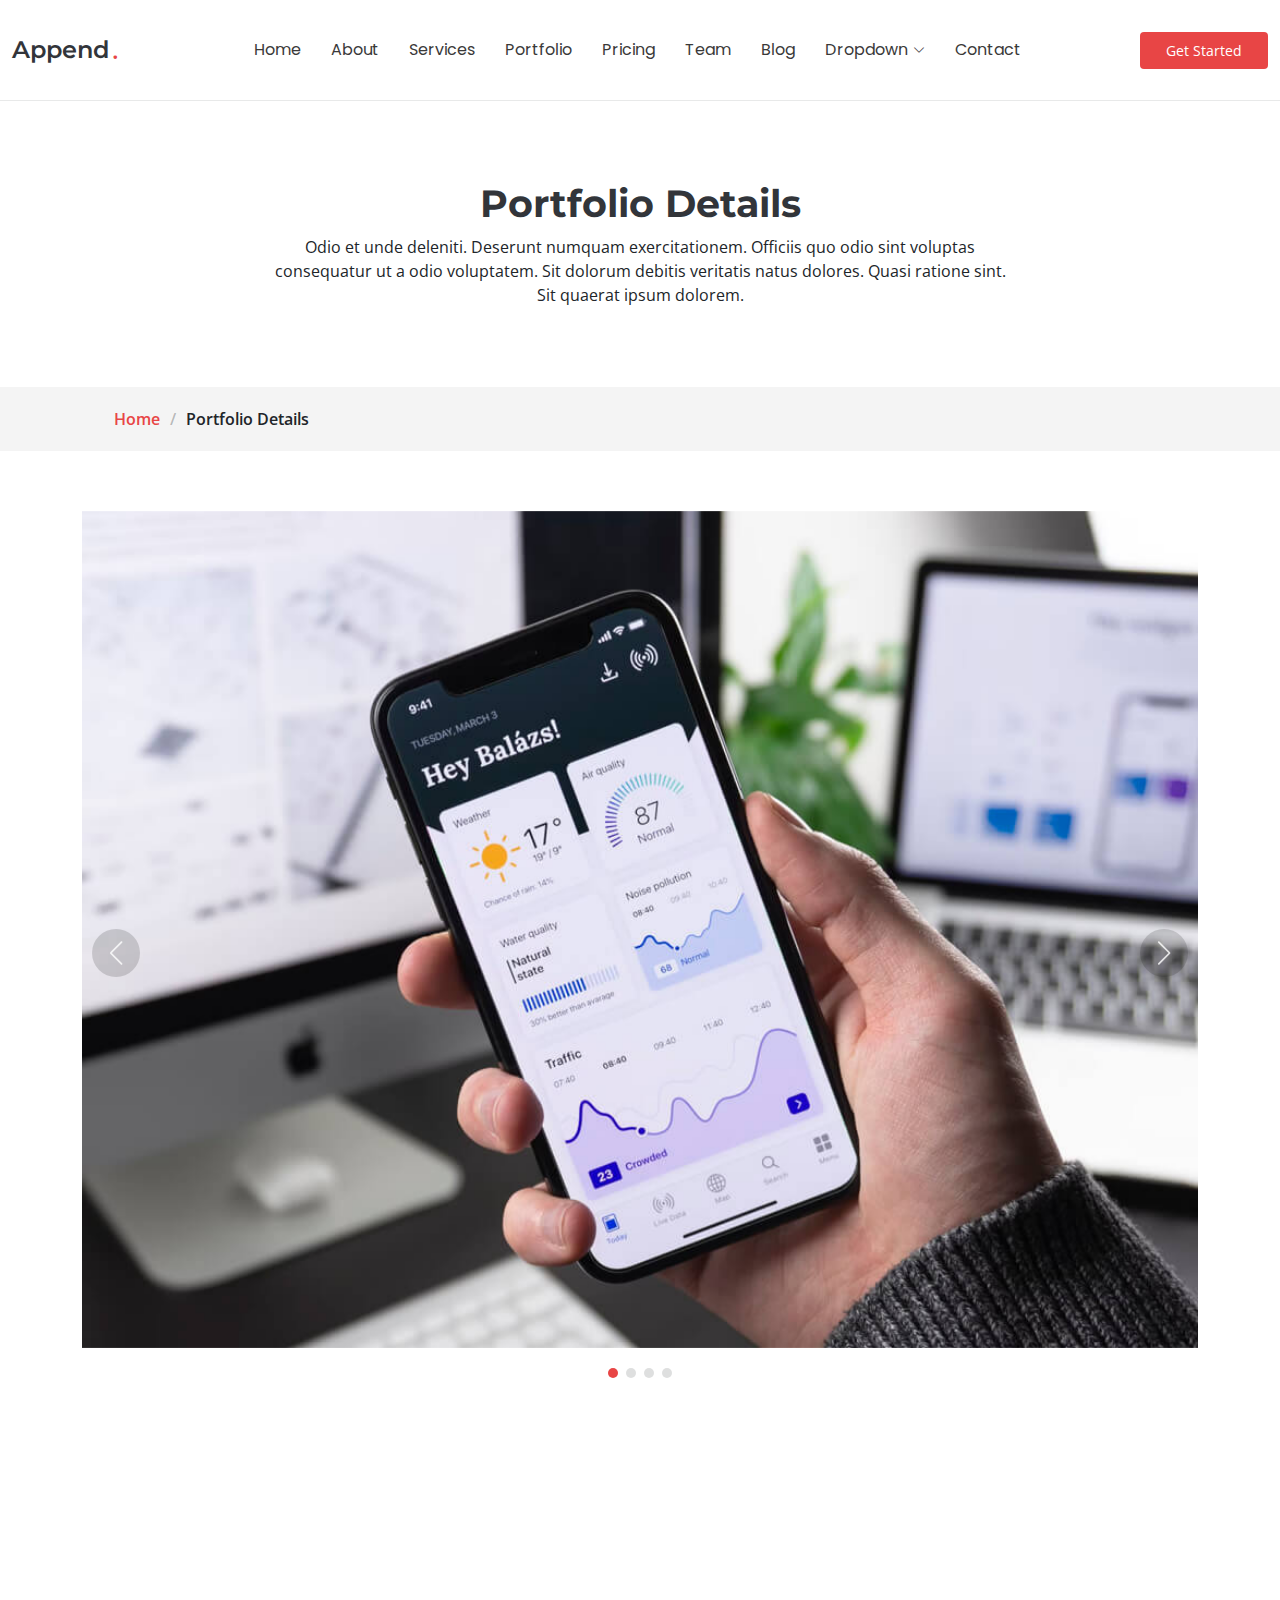
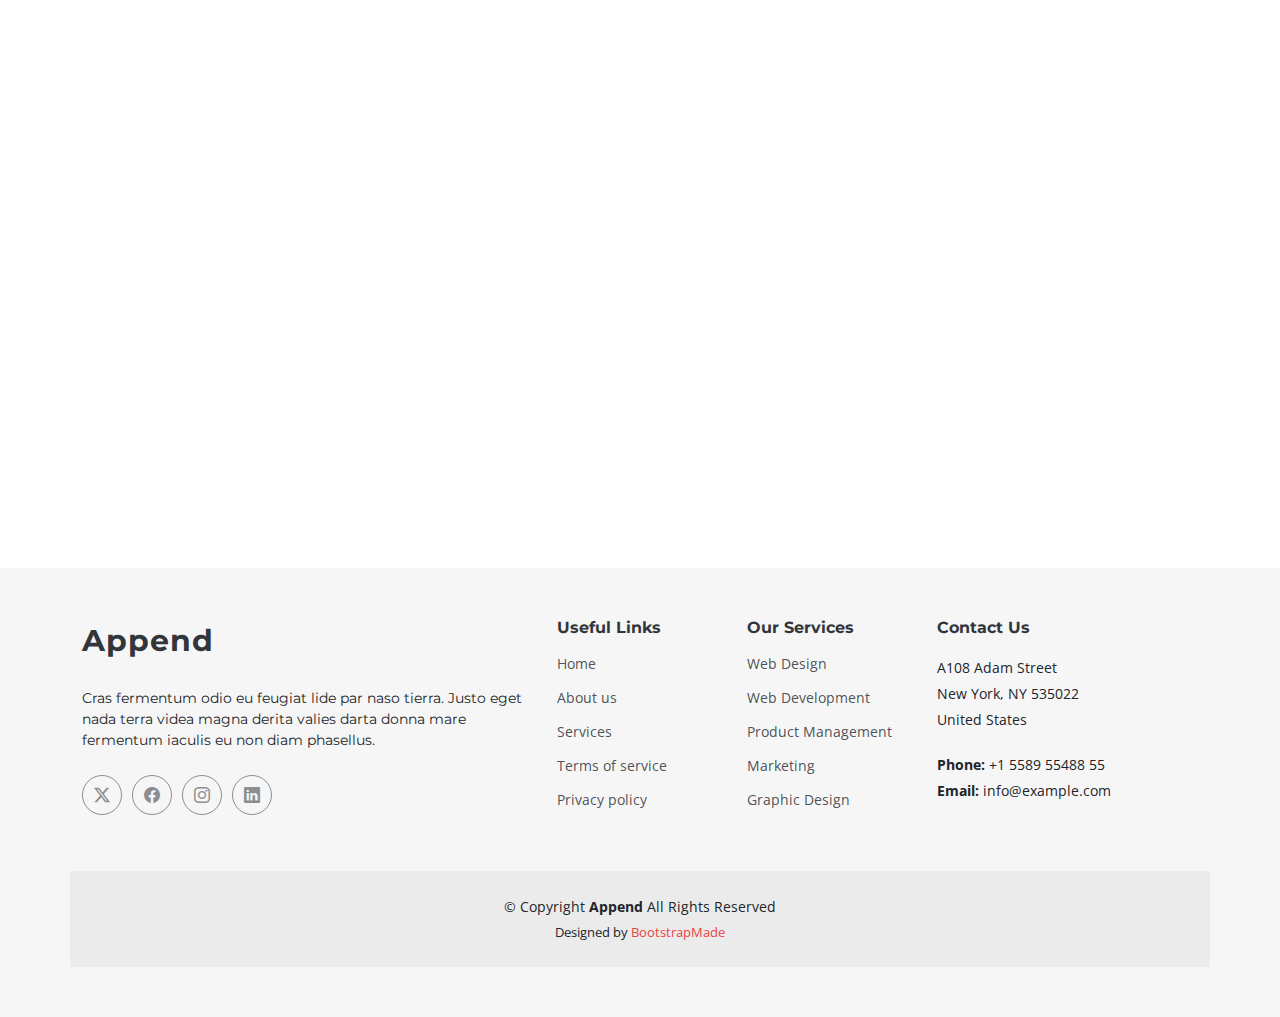
<file: Append/Append/portfolio-details.html>
<!DOCTYPE html>
<html lang="en">

<head>
  <meta charset="utf-8">
  <meta content="width=device-width, initial-scale=1.0" name="viewport">
  <title>Portfolio Details - Append Bootstrap Template</title>
  <meta content="" name="description">
  <meta content="" name="keywords">

  <!-- Favicons -->
  <link href="assets/img/favicon.png" rel="icon">
  <link href="assets/img/apple-touch-icon.png" rel="apple-touch-icon">

  <!-- Fonts -->
  <link href="https://fonts.googleapis.com" rel="preconnect">
  <link href="https://fonts.gstatic.com" rel="preconnect" crossorigin>
  <link href="https://fonts.googleapis.com/css2?family=Open+Sans:ital,wght@0,300;0,400;0,500;0,600;0,700;0,800;1,300;1,400;1,500;1,600;1,700;1,800&family=Montserrat:ital,wght@0,100;0,200;0,300;0,400;0,500;0,600;0,700;0,800;0,900;1,100;1,200;1,300;1,400;1,500;1,600;1,700;1,800;1,900&family=Poppins:ital,wght@0,100;0,200;0,300;0,400;0,500;0,600;0,700;0,800;0,900;1,100;1,200;1,300;1,400;1,500;1,600;1,700;1,800;1,900&display=swap" rel="stylesheet">

  <!-- Vendor CSS Files -->
  <link href="assets/vendor/bootstrap/css/bootstrap.min.css" rel="stylesheet">
  <link href="assets/vendor/bootstrap-icons/bootstrap-icons.css" rel="stylesheet">
  <link href="assets/vendor/aos/aos.css" rel="stylesheet">
  <link href="assets/vendor/glightbox/css/glightbox.min.css" rel="stylesheet">
  <link href="assets/vendor/swiper/swiper-bundle.min.css" rel="stylesheet">

  <!-- Main CSS File -->
  <link href="assets/css/main.css" rel="stylesheet">

  <!-- =======================================================
  * Template Name: Append
  * Template URL: https://bootstrapmade.com/append-bootstrap-website-template/
  * Updated: May 18 2024 with Bootstrap v5.3.3
  * Author: BootstrapMade.com
  * License: https://bootstrapmade.com/license/
  ======================================================== -->
</head>

<body class="portfolio-details-page">

  <header id="header" class="header d-flex align-items-center sticky-top">
    <div class="container-fluid position-relative d-flex align-items-center justify-content-between">

      <a href="index.html" class="logo d-flex align-items-center me-auto me-xl-0">
        <!-- Uncomment the line below if you also wish to use an image logo -->
        <!-- <img src="assets/img/logo.png" alt=""> -->
        <h1 class="sitename">Append</h1><span>.</span>
      </a>

      <nav id="navmenu" class="navmenu">
        <ul>
          <li><a href="index.html#hero" class="">Home</a></li>
          <li><a href="index.html#about">About</a></li>
          <li><a href="index.html#services">Services</a></li>
          <li><a href="index.html#portfolio">Portfolio</a></li>
          <li><a href="index.html#pricing">Pricing</a></li>
          <li><a href="index.html#team">Team</a></li>
          <li><a href="blog.html">Blog</a></li>
          <li class="dropdown"><a href="#"><span>Dropdown</span> <i class="bi bi-chevron-down toggle-dropdown"></i></a>
            <ul>
              <li><a href="#">Dropdown 1</a></li>
              <li class="dropdown"><a href="#"><span>Deep Dropdown</span> <i class="bi bi-chevron-down toggle-dropdown"></i></a>
                <ul>
                  <li><a href="#">Deep Dropdown 1</a></li>
                  <li><a href="#">Deep Dropdown 2</a></li>
                  <li><a href="#">Deep Dropdown 3</a></li>
                  <li><a href="#">Deep Dropdown 4</a></li>
                  <li><a href="#">Deep Dropdown 5</a></li>
                </ul>
              </li>
              <li><a href="#">Dropdown 2</a></li>
              <li><a href="#">Dropdown 3</a></li>
              <li><a href="#">Dropdown 4</a></li>
            </ul>
          </li>
          <li><a href="index.html#contact">Contact</a></li>
        </ul>
        <i class="mobile-nav-toggle d-xl-none bi bi-list"></i>
      </nav>

      <a class="btn-getstarted" href="index.html#about">Get Started</a>

    </div>
  </header>

  <main class="main">

    <!-- Page Title -->
    <div class="page-title" data-aos="fade">
      <div class="heading">
        <div class="container">
          <div class="row d-flex justify-content-center text-center">
            <div class="col-lg-8">
              <h1>Portfolio Details</h1>
              <p class="mb-0">Odio et unde deleniti. Deserunt numquam exercitationem. Officiis quo odio sint voluptas consequatur ut a odio voluptatem. Sit dolorum debitis veritatis natus dolores. Quasi ratione sint. Sit quaerat ipsum dolorem.</p>
            </div>
          </div>
        </div>
      </div>
      <nav class="breadcrumbs">
        <div class="container">
          <ol>
            <li><a href="index.html">Home</a></li>
            <li class="current">Portfolio Details</li>
          </ol>
        </div>
      </nav>
    </div><!-- End Page Title -->

    <!-- Portfolio Details Section -->
    <section id="portfolio-details" class="portfolio-details section">

      <div class="container" data-aos="fade-up">

        <div class="portfolio-details-slider swiper">
          <script type="application/json" class="swiper-config">
            {
              "loop": true,
              "speed": 600,
              "autoplay": {
                "delay": 5000
              },
              "slidesPerView": "auto",
              "navigation": {
                "nextEl": ".swiper-button-next",
                "prevEl": ".swiper-button-prev"
              },
              "pagination": {
                "el": ".swiper-pagination",
                "type": "bullets",
                "clickable": true
              }
            }
          </script>
          <div class="swiper-wrapper align-items-center">

            <div class="swiper-slide">
              <img src="assets/img/portfolio/app-1.jpg" alt="">
            </div>

            <div class="swiper-slide">
              <img src="assets/img/portfolio/product-1.jpg" alt="">
            </div>

            <div class="swiper-slide">
              <img src="assets/img/portfolio/branding-1.jpg" alt="">
            </div>

            <div class="swiper-slide">
              <img src="assets/img/portfolio/books-1.jpg" alt="">
            </div>

          </div>
          <div class="swiper-button-prev"></div>
          <div class="swiper-button-next"></div>
          <div class="swiper-pagination"></div>
        </div>

        <div class="row justify-content-between gy-4 mt-4">

          <div class="col-lg-8" data-aos="fade-up">
            <div class="portfolio-description">
              <h2>This is an example of portfolio details</h2>
              <p>
                Autem ipsum nam porro corporis rerum. Quis eos dolorem eos itaque inventore commodi labore quia quia. Exercitationem repudiandae officiis neque suscipit non officia eaque itaque enim. Voluptatem officia accusantium nesciunt est omnis tempora consectetur dignissimos. Sequi nulla at esse enim cum deserunt eius.
              </p>
              <p>
                Amet consequatur qui dolore veniam voluptatem voluptatem sit. Non aspernatur atque natus ut cum nam et. Praesentium error dolores rerum minus sequi quia veritatis eum. Eos et doloribus doloremque nesciunt molestiae laboriosam.
              </p>

              <div class="testimonial-item">
                <p>
                  <i class="bi bi-quote quote-icon-left"></i>
                  <span>Export tempor illum tamen malis malis eram quae irure esse labore quem cillum quid cillum eram malis quorum velit fore eram velit sunt aliqua noster fugiat irure amet legam anim culpa.</span>
                  <i class="bi bi-quote quote-icon-right"></i>
                </p>
                <div>
                  <img src="assets/img/testimonials/testimonials-2.jpg" class="testimonial-img" alt="">
                  <h3>Sara Wilsson</h3>
                  <h4>Designer</h4>
                </div>
              </div>

              <p>
                Impedit ipsum quae et aliquid doloribus et voluptatem quasi. Perspiciatis occaecati earum et magnam animi. Quibusdam non qui ea vitae suscipit vitae sunt. Repudiandae incidunt cumque minus deserunt assumenda tempore. Delectus voluptas necessitatibus est.
              </p>

              <p>
                Sunt voluptatum sapiente facilis quo odio aut ipsum repellat debitis. Molestiae et autem libero. Explicabo et quod necessitatibus similique quis dolor eum. Numquam eaque praesentium rem et qui nesciunt.
              </p>

            </div>
          </div>

          <div class="col-lg-3" data-aos="fade-up" data-aos-delay="100">
            <div class="portfolio-info">
              <h3>Project information</h3>
              <ul>
                <li><strong>Category</strong> Web design</li>
                <li><strong>Client</strong> ASU Company</li>
                <li><strong>Project date</strong> 01 March, 2020</li>
                <li><strong>Project URL</strong> <a href="#">www.example.com</a></li>
                <li><a href="#" class="btn-visit align-self-start">Visit Website</a></li>
              </ul>
            </div>
          </div>

        </div>

      </div>

    </section><!-- /Portfolio Details Section -->

  </main>

  <footer id="footer" class="footer position-relative">

    <div class="container footer-top">
      <div class="row gy-4">
        <div class="col-lg-5 col-md-12 footer-about">
          <a href="index.html" class="logo d-flex align-items-center">
            <span class="sitename">Append</span>
          </a>
          <p>Cras fermentum odio eu feugiat lide par naso tierra. Justo eget nada terra videa magna derita valies darta donna mare fermentum iaculis eu non diam phasellus.</p>
          <div class="social-links d-flex mt-4">
            <a href=""><i class="bi bi-twitter-x"></i></a>
            <a href=""><i class="bi bi-facebook"></i></a>
            <a href=""><i class="bi bi-instagram"></i></a>
            <a href=""><i class="bi bi-linkedin"></i></a>
          </div>
        </div>

        <div class="col-lg-2 col-6 footer-links">
          <h4>Useful Links</h4>
          <ul>
            <li><a href="#">Home</a></li>
            <li><a href="#">About us</a></li>
            <li><a href="#">Services</a></li>
            <li><a href="#">Terms of service</a></li>
            <li><a href="#">Privacy policy</a></li>
          </ul>
        </div>

        <div class="col-lg-2 col-6 footer-links">
          <h4>Our Services</h4>
          <ul>
            <li><a href="#">Web Design</a></li>
            <li><a href="#">Web Development</a></li>
            <li><a href="#">Product Management</a></li>
            <li><a href="#">Marketing</a></li>
            <li><a href="#">Graphic Design</a></li>
          </ul>
        </div>

        <div class="col-lg-3 col-md-12 footer-contact text-center text-md-start">
          <h4>Contact Us</h4>
          <p>A108 Adam Street</p>
          <p>New York, NY 535022</p>
          <p>United States</p>
          <p class="mt-4"><strong>Phone:</strong> <span>+1 5589 55488 55</span></p>
          <p><strong>Email:</strong> <span>info@example.com</span></p>
        </div>

      </div>
    </div>

    <div class="container copyright text-center mt-4">
      <p>© <span>Copyright</span> <strong class="sitename">Append</strong> <span>All Rights Reserved</span></p>
      <div class="credits">
        <!-- All the links in the footer should remain intact. -->
        <!-- You can delete the links only if you've purchased the pro version. -->
        <!-- Licensing information: https://bootstrapmade.com/license/ -->
        <!-- Purchase the pro version with working PHP/AJAX contact form: [buy-url] -->
        Designed by <a href="https://bootstrapmade.com/">BootstrapMade</a>
      </div>
    </div>

  </footer>

  <!-- Scroll Top -->
  <a href="#" id="scroll-top" class="scroll-top d-flex align-items-center justify-content-center"><i class="bi bi-arrow-up-short"></i></a>

  <!-- Preloader -->
  <div id="preloader"></div>

  <!-- Vendor JS Files -->
  <script src="assets/vendor/bootstrap/js/bootstrap.bundle.min.js"></script>
  <script src="assets/vendor/php-email-form/validate.js"></script>
  <script src="assets/vendor/aos/aos.js"></script>
  <script src="assets/vendor/glightbox/js/glightbox.min.js"></script>
  <script src="assets/vendor/purecounter/purecounter_vanilla.js"></script>
  <script src="assets/vendor/imagesloaded/imagesloaded.pkgd.min.js"></script>
  <script src="assets/vendor/isotope-layout/isotope.pkgd.min.js"></script>
  <script src="assets/vendor/swiper/swiper-bundle.min.js"></script>

  <!-- Main JS File -->
  <script src="assets/js/main.js"></script>

</body>

</html>
</file>
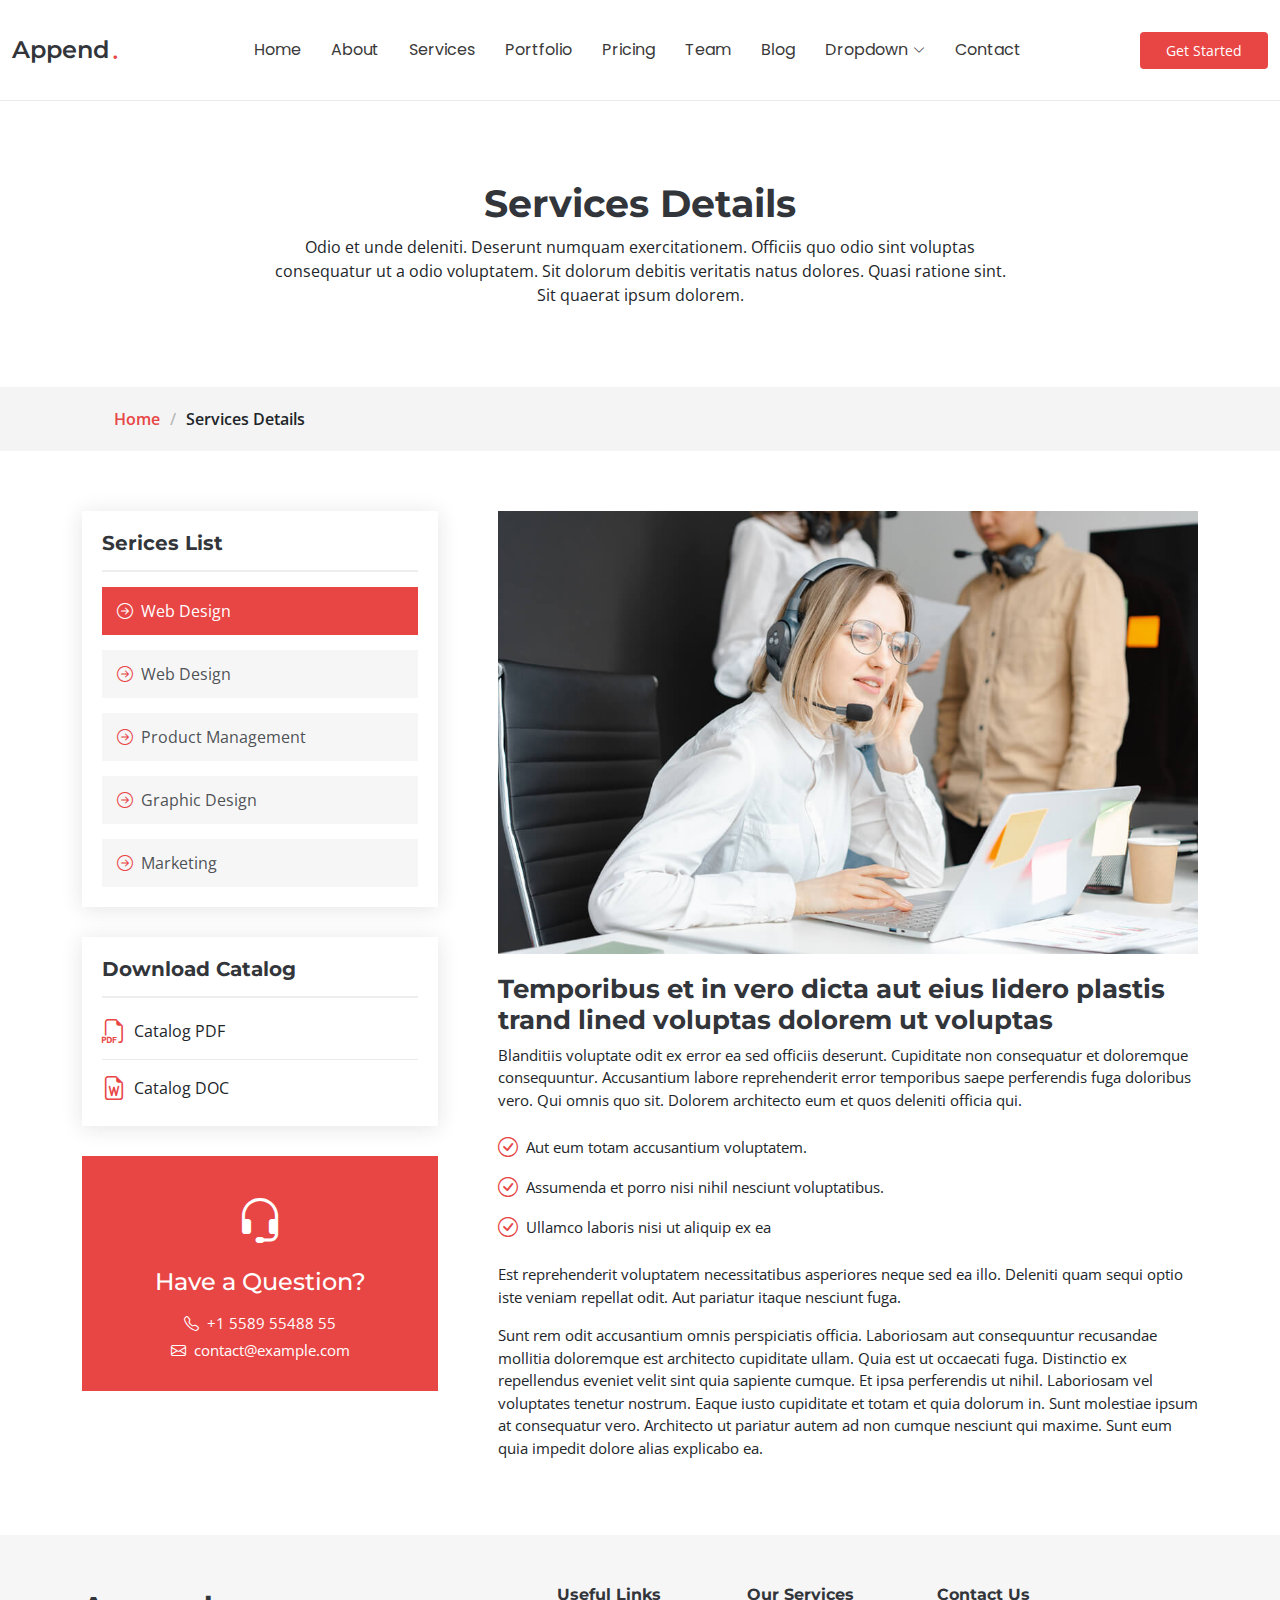
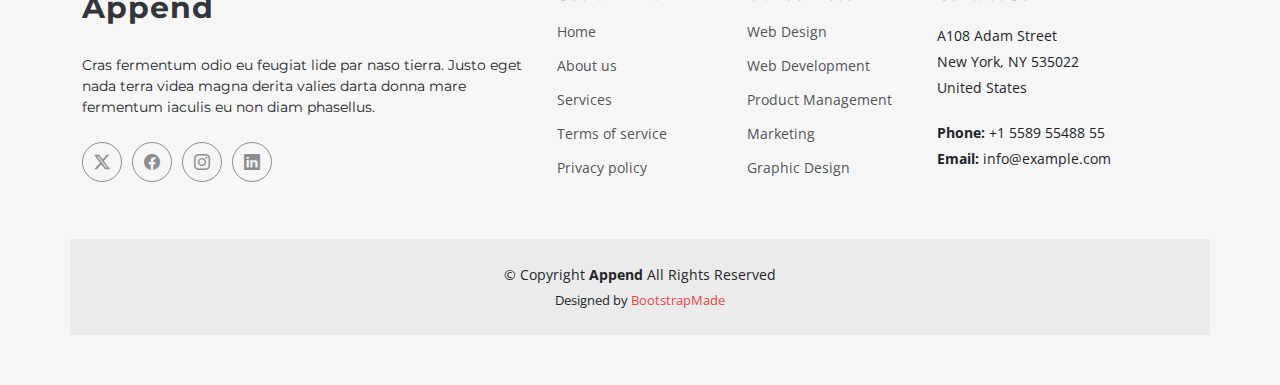
<file: Append/Append/services-details.html>
<!DOCTYPE html>
<html lang="en">

<head>
  <meta charset="utf-8">
  <meta content="width=device-width, initial-scale=1.0" name="viewport">
  <title>Services Details - Append Bootstrap Template</title>
  <meta content="" name="description">
  <meta content="" name="keywords">

  <!-- Favicons -->
  <link href="assets/img/favicon.png" rel="icon">
  <link href="assets/img/apple-touch-icon.png" rel="apple-touch-icon">

  <!-- Fonts -->
  <link href="https://fonts.googleapis.com" rel="preconnect">
  <link href="https://fonts.gstatic.com" rel="preconnect" crossorigin>
  <link href="https://fonts.googleapis.com/css2?family=Open+Sans:ital,wght@0,300;0,400;0,500;0,600;0,700;0,800;1,300;1,400;1,500;1,600;1,700;1,800&family=Montserrat:ital,wght@0,100;0,200;0,300;0,400;0,500;0,600;0,700;0,800;0,900;1,100;1,200;1,300;1,400;1,500;1,600;1,700;1,800;1,900&family=Poppins:ital,wght@0,100;0,200;0,300;0,400;0,500;0,600;0,700;0,800;0,900;1,100;1,200;1,300;1,400;1,500;1,600;1,700;1,800;1,900&display=swap" rel="stylesheet">

  <!-- Vendor CSS Files -->
  <link href="assets/vendor/bootstrap/css/bootstrap.min.css" rel="stylesheet">
  <link href="assets/vendor/bootstrap-icons/bootstrap-icons.css" rel="stylesheet">
  <link href="assets/vendor/aos/aos.css" rel="stylesheet">
  <link href="assets/vendor/glightbox/css/glightbox.min.css" rel="stylesheet">
  <link href="assets/vendor/swiper/swiper-bundle.min.css" rel="stylesheet">

  <!-- Main CSS File -->
  <link href="assets/css/main.css" rel="stylesheet">

  <!-- =======================================================
  * Template Name: Append
  * Template URL: https://bootstrapmade.com/append-bootstrap-website-template/
  * Updated: May 18 2024 with Bootstrap v5.3.3
  * Author: BootstrapMade.com
  * License: https://bootstrapmade.com/license/
  ======================================================== -->
</head>

<body class="services-details-page">

  <header id="header" class="header d-flex align-items-center sticky-top">
    <div class="container-fluid position-relative d-flex align-items-center justify-content-between">

      <a href="index.html" class="logo d-flex align-items-center me-auto me-xl-0">
        <!-- Uncomment the line below if you also wish to use an image logo -->
        <!-- <img src="assets/img/logo.png" alt=""> -->
        <h1 class="sitename">Append</h1><span>.</span>
      </a>

      <nav id="navmenu" class="navmenu">
        <ul>
          <li><a href="index.html#hero" class="">Home</a></li>
          <li><a href="index.html#about">About</a></li>
          <li><a href="index.html#services">Services</a></li>
          <li><a href="index.html#portfolio">Portfolio</a></li>
          <li><a href="index.html#pricing">Pricing</a></li>
          <li><a href="index.html#team">Team</a></li>
          <li><a href="blog.html">Blog</a></li>
          <li class="dropdown"><a href="#"><span>Dropdown</span> <i class="bi bi-chevron-down toggle-dropdown"></i></a>
            <ul>
              <li><a href="#">Dropdown 1</a></li>
              <li class="dropdown"><a href="#"><span>Deep Dropdown</span> <i class="bi bi-chevron-down toggle-dropdown"></i></a>
                <ul>
                  <li><a href="#">Deep Dropdown 1</a></li>
                  <li><a href="#">Deep Dropdown 2</a></li>
                  <li><a href="#">Deep Dropdown 3</a></li>
                  <li><a href="#">Deep Dropdown 4</a></li>
                  <li><a href="#">Deep Dropdown 5</a></li>
                </ul>
              </li>
              <li><a href="#">Dropdown 2</a></li>
              <li><a href="#">Dropdown 3</a></li>
              <li><a href="#">Dropdown 4</a></li>
            </ul>
          </li>
          <li><a href="index.html#contact">Contact</a></li>
        </ul>
        <i class="mobile-nav-toggle d-xl-none bi bi-list"></i>
      </nav>

      <a class="btn-getstarted" href="index.html#about">Get Started</a>

    </div>
  </header>

  <main class="main">

    <!-- Page Title -->
    <div class="page-title" data-aos="fade">
      <div class="heading">
        <div class="container">
          <div class="row d-flex justify-content-center text-center">
            <div class="col-lg-8">
              <h1 class="">Services Details</h1>
              <p class="mb-0">Odio et unde deleniti. Deserunt numquam exercitationem. Officiis quo odio sint voluptas consequatur ut a odio voluptatem. Sit dolorum debitis veritatis natus dolores. Quasi ratione sint. Sit quaerat ipsum dolorem.</p>
            </div>
          </div>
        </div>
      </div>
      <nav class="breadcrumbs">
        <div class="container">
          <ol>
            <li><a href="index.html">Home</a></li>
            <li class="current">Services Details</li>
          </ol>
        </div>
      </nav>
    </div><!-- End Page Title -->

    <!-- Service Details Section -->
    <section id="service-details" class="service-details section">

      <div class="container">

        <div class="row gy-5">

          <div class="col-lg-4" data-aos="fade-up" data-aos-delay="100">

            <div class="service-box">
              <h4>Serices List</h4>
              <div class="services-list">
                <a href="#" class="active"><i class="bi bi-arrow-right-circle"></i><span>Web Design</span></a>
                <a href="#"><i class="bi bi-arrow-right-circle"></i><span>Web Design</span></a>
                <a href="#"><i class="bi bi-arrow-right-circle"></i><span>Product Management</span></a>
                <a href="#"><i class="bi bi-arrow-right-circle"></i><span>Graphic Design</span></a>
                <a href="#"><i class="bi bi-arrow-right-circle"></i><span>Marketing</span></a>
              </div>
            </div><!-- End Services List -->

            <div class="service-box">
              <h4>Download Catalog</h4>
              <div class="download-catalog">
                <a href="#"><i class="bi bi-filetype-pdf"></i><span>Catalog PDF</span></a>
                <a href="#"><i class="bi bi-file-earmark-word"></i><span>Catalog DOC</span></a>
              </div>
            </div><!-- End Services List -->

            <div class="help-box d-flex flex-column justify-content-center align-items-center">
              <i class="bi bi-headset help-icon"></i>
              <h4>Have a Question?</h4>
              <p class="d-flex align-items-center mt-2 mb-0"><i class="bi bi-telephone me-2"></i> <span>+1 5589 55488 55</span></p>
              <p class="d-flex align-items-center mt-1 mb-0"><i class="bi bi-envelope me-2"></i> <a href="mailto:contact@example.com">contact@example.com</a></p>
            </div>

          </div>

          <div class="col-lg-8 ps-lg-5" data-aos="fade-up" data-aos-delay="200">
            <img src="assets/img/services.jpg" alt="" class="img-fluid services-img">
            <h3>Temporibus et in vero dicta aut eius lidero plastis trand lined voluptas dolorem ut voluptas</h3>
            <p>
              Blanditiis voluptate odit ex error ea sed officiis deserunt. Cupiditate non consequatur et doloremque consequuntur. Accusantium labore reprehenderit error temporibus saepe perferendis fuga doloribus vero. Qui omnis quo sit. Dolorem architecto eum et quos deleniti officia qui.
            </p>
            <ul>
              <li><i class="bi bi-check-circle"></i> <span>Aut eum totam accusantium voluptatem.</span></li>
              <li><i class="bi bi-check-circle"></i> <span>Assumenda et porro nisi nihil nesciunt voluptatibus.</span></li>
              <li><i class="bi bi-check-circle"></i> <span>Ullamco laboris nisi ut aliquip ex ea</span></li>
            </ul>
            <p>
              Est reprehenderit voluptatem necessitatibus asperiores neque sed ea illo. Deleniti quam sequi optio iste veniam repellat odit. Aut pariatur itaque nesciunt fuga.
            </p>
            <p>
              Sunt rem odit accusantium omnis perspiciatis officia. Laboriosam aut consequuntur recusandae mollitia doloremque est architecto cupiditate ullam. Quia est ut occaecati fuga. Distinctio ex repellendus eveniet velit sint quia sapiente cumque. Et ipsa perferendis ut nihil. Laboriosam vel voluptates tenetur nostrum. Eaque iusto cupiditate et totam et quia dolorum in. Sunt molestiae ipsum at consequatur vero. Architecto ut pariatur autem ad non cumque nesciunt qui maxime. Sunt eum quia impedit dolore alias explicabo ea.
            </p>
          </div>

        </div>

      </div>

    </section><!-- /Service Details Section -->

  </main>

  <footer id="footer" class="footer position-relative">

    <div class="container footer-top">
      <div class="row gy-4">
        <div class="col-lg-5 col-md-12 footer-about">
          <a href="index.html" class="logo d-flex align-items-center">
            <span class="sitename">Append</span>
          </a>
          <p>Cras fermentum odio eu feugiat lide par naso tierra. Justo eget nada terra videa magna derita valies darta donna mare fermentum iaculis eu non diam phasellus.</p>
          <div class="social-links d-flex mt-4">
            <a href=""><i class="bi bi-twitter-x"></i></a>
            <a href=""><i class="bi bi-facebook"></i></a>
            <a href=""><i class="bi bi-instagram"></i></a>
            <a href=""><i class="bi bi-linkedin"></i></a>
          </div>
        </div>

        <div class="col-lg-2 col-6 footer-links">
          <h4>Useful Links</h4>
          <ul>
            <li><a href="#">Home</a></li>
            <li><a href="#">About us</a></li>
            <li><a href="#">Services</a></li>
            <li><a href="#">Terms of service</a></li>
            <li><a href="#">Privacy policy</a></li>
          </ul>
        </div>

        <div class="col-lg-2 col-6 footer-links">
          <h4>Our Services</h4>
          <ul>
            <li><a href="#">Web Design</a></li>
            <li><a href="#">Web Development</a></li>
            <li><a href="#">Product Management</a></li>
            <li><a href="#">Marketing</a></li>
            <li><a href="#">Graphic Design</a></li>
          </ul>
        </div>

        <div class="col-lg-3 col-md-12 footer-contact text-center text-md-start">
          <h4>Contact Us</h4>
          <p>A108 Adam Street</p>
          <p>New York, NY 535022</p>
          <p>United States</p>
          <p class="mt-4"><strong>Phone:</strong> <span>+1 5589 55488 55</span></p>
          <p><strong>Email:</strong> <span>info@example.com</span></p>
        </div>

      </div>
    </div>

    <div class="container copyright text-center mt-4">
      <p>© <span>Copyright</span> <strong class="sitename">Append</strong> <span>All Rights Reserved</span></p>
      <div class="credits">
        <!-- All the links in the footer should remain intact. -->
        <!-- You can delete the links only if you've purchased the pro version. -->
        <!-- Licensing information: https://bootstrapmade.com/license/ -->
        <!-- Purchase the pro version with working PHP/AJAX contact form: [buy-url] -->
        Designed by <a href="https://bootstrapmade.com/">BootstrapMade</a>
      </div>
    </div>

  </footer>

  <!-- Scroll Top -->
  <a href="#" id="scroll-top" class="scroll-top d-flex align-items-center justify-content-center"><i class="bi bi-arrow-up-short"></i></a>

  <!-- Preloader -->
  <div id="preloader"></div>

  <!-- Vendor JS Files -->
  <script src="assets/vendor/bootstrap/js/bootstrap.bundle.min.js"></script>
  <script src="assets/vendor/php-email-form/validate.js"></script>
  <script src="assets/vendor/aos/aos.js"></script>
  <script src="assets/vendor/glightbox/js/glightbox.min.js"></script>
  <script src="assets/vendor/purecounter/purecounter_vanilla.js"></script>
  <script src="assets/vendor/imagesloaded/imagesloaded.pkgd.min.js"></script>
  <script src="assets/vendor/isotope-layout/isotope.pkgd.min.js"></script>
  <script src="assets/vendor/swiper/swiper-bundle.min.js"></script>

  <!-- Main JS File -->
  <script src="assets/js/main.js"></script>

</body>

</html>
</file>
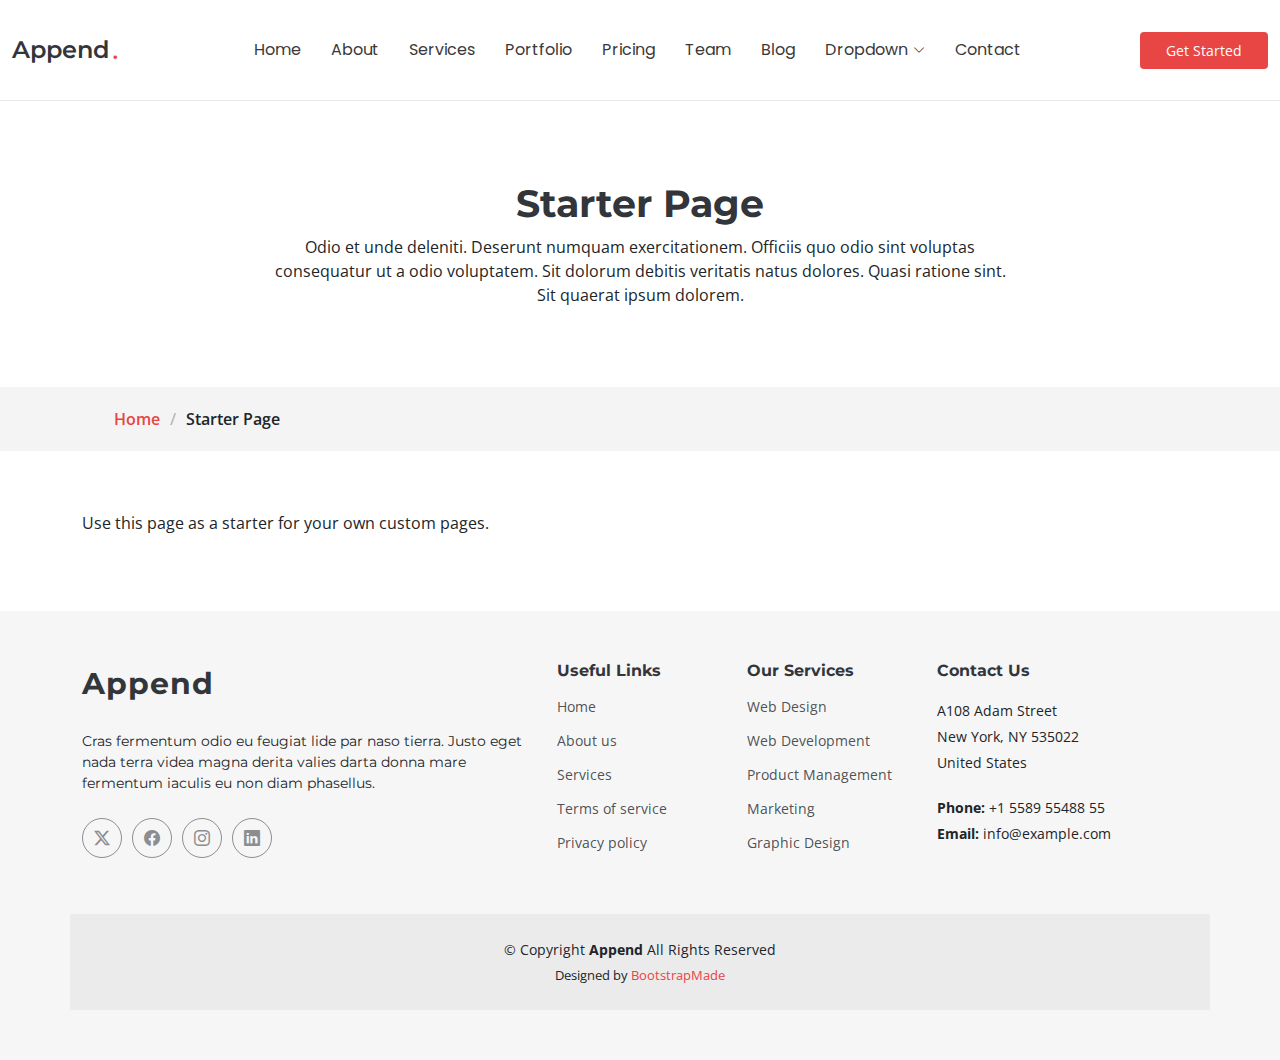
<file: Append/Append/starter-page.html>
<!DOCTYPE html>
<html lang="en">

<head>
  <meta charset="utf-8">
  <meta content="width=device-width, initial-scale=1.0" name="viewport">
  <title>Starter Page - Append Bootstrap Template</title>
  <meta content="" name="description">
  <meta content="" name="keywords">

  <!-- Favicons -->
  <link href="assets/img/favicon.png" rel="icon">
  <link href="assets/img/apple-touch-icon.png" rel="apple-touch-icon">

  <!-- Fonts -->
  <link href="https://fonts.googleapis.com" rel="preconnect">
  <link href="https://fonts.gstatic.com" rel="preconnect" crossorigin>
  <link href="https://fonts.googleapis.com/css2?family=Open+Sans:ital,wght@0,300;0,400;0,500;0,600;0,700;0,800;1,300;1,400;1,500;1,600;1,700;1,800&family=Montserrat:ital,wght@0,100;0,200;0,300;0,400;0,500;0,600;0,700;0,800;0,900;1,100;1,200;1,300;1,400;1,500;1,600;1,700;1,800;1,900&family=Poppins:ital,wght@0,100;0,200;0,300;0,400;0,500;0,600;0,700;0,800;0,900;1,100;1,200;1,300;1,400;1,500;1,600;1,700;1,800;1,900&display=swap" rel="stylesheet">

  <!-- Vendor CSS Files -->
  <link href="assets/vendor/bootstrap/css/bootstrap.min.css" rel="stylesheet">
  <link href="assets/vendor/bootstrap-icons/bootstrap-icons.css" rel="stylesheet">
  <link href="assets/vendor/aos/aos.css" rel="stylesheet">
  <link href="assets/vendor/glightbox/css/glightbox.min.css" rel="stylesheet">
  <link href="assets/vendor/swiper/swiper-bundle.min.css" rel="stylesheet">

  <!-- Main CSS File -->
  <link href="assets/css/main.css" rel="stylesheet">

  <!-- =======================================================
  * Template Name: Append
  * Template URL: https://bootstrapmade.com/append-bootstrap-website-template/
  * Updated: May 18 2024 with Bootstrap v5.3.3
  * Author: BootstrapMade.com
  * License: https://bootstrapmade.com/license/
  ======================================================== -->
</head>

<body class="starter-page-page">

  <header id="header" class="header d-flex align-items-center sticky-top">
    <div class="container-fluid position-relative d-flex align-items-center justify-content-between">

      <a href="index.html" class="logo d-flex align-items-center me-auto me-xl-0">
        <!-- Uncomment the line below if you also wish to use an image logo -->
        <!-- <img src="assets/img/logo.png" alt=""> -->
        <h1 class="sitename">Append</h1><span>.</span>
      </a>

      <nav id="navmenu" class="navmenu">
        <ul>
          <li><a href="index.html#hero" class="">Home</a></li>
          <li><a href="index.html#about">About</a></li>
          <li><a href="index.html#services">Services</a></li>
          <li><a href="index.html#portfolio">Portfolio</a></li>
          <li><a href="index.html#pricing">Pricing</a></li>
          <li><a href="index.html#team">Team</a></li>
          <li><a href="blog.html">Blog</a></li>
          <li class="dropdown"><a href="#"><span>Dropdown</span> <i class="bi bi-chevron-down toggle-dropdown"></i></a>
            <ul>
              <li><a href="#">Dropdown 1</a></li>
              <li class="dropdown"><a href="#"><span>Deep Dropdown</span> <i class="bi bi-chevron-down toggle-dropdown"></i></a>
                <ul>
                  <li><a href="#">Deep Dropdown 1</a></li>
                  <li><a href="#">Deep Dropdown 2</a></li>
                  <li><a href="#">Deep Dropdown 3</a></li>
                  <li><a href="#">Deep Dropdown 4</a></li>
                  <li><a href="#">Deep Dropdown 5</a></li>
                </ul>
              </li>
              <li><a href="#">Dropdown 2</a></li>
              <li><a href="#">Dropdown 3</a></li>
              <li><a href="#">Dropdown 4</a></li>
            </ul>
          </li>
          <li><a href="index.html#contact">Contact</a></li>
        </ul>
        <i class="mobile-nav-toggle d-xl-none bi bi-list"></i>
      </nav>

      <a class="btn-getstarted" href="index.html#about">Get Started</a>

    </div>
  </header>

  <main class="main">

    <!-- Page Title -->
    <div class="page-title" data-aos="fade">
      <div class="heading">
        <div class="container">
          <div class="row d-flex justify-content-center text-center">
            <div class="col-lg-8">
              <h1>Starter Page</h1>
              <p class="mb-0">Odio et unde deleniti. Deserunt numquam exercitationem. Officiis quo odio sint voluptas consequatur ut a odio voluptatem. Sit dolorum debitis veritatis natus dolores. Quasi ratione sint. Sit quaerat ipsum dolorem.</p>
            </div>
          </div>
        </div>
      </div>
      <nav class="breadcrumbs">
        <div class="container">
          <ol>
            <li><a href="index.html">Home</a></li>
            <li class="current">Starter Page</li>
          </ol>
        </div>
      </nav>
    </div><!-- End Page Title -->

    <!-- Starter Section Section -->
    <section id="starter-section" class="starter-section section">

      <div class="container" data-aos="fade-up">
        <p>Use this page as a starter for your own custom pages.</p>
      </div>

    </section><!-- /Starter Section Section -->

  </main>

  <footer id="footer" class="footer position-relative">

    <div class="container footer-top">
      <div class="row gy-4">
        <div class="col-lg-5 col-md-12 footer-about">
          <a href="index.html" class="logo d-flex align-items-center">
            <span class="sitename">Append</span>
          </a>
          <p>Cras fermentum odio eu feugiat lide par naso tierra. Justo eget nada terra videa magna derita valies darta donna mare fermentum iaculis eu non diam phasellus.</p>
          <div class="social-links d-flex mt-4">
            <a href=""><i class="bi bi-twitter-x"></i></a>
            <a href=""><i class="bi bi-facebook"></i></a>
            <a href=""><i class="bi bi-instagram"></i></a>
            <a href=""><i class="bi bi-linkedin"></i></a>
          </div>
        </div>

        <div class="col-lg-2 col-6 footer-links">
          <h4>Useful Links</h4>
          <ul>
            <li><a href="#">Home</a></li>
            <li><a href="#">About us</a></li>
            <li><a href="#">Services</a></li>
            <li><a href="#">Terms of service</a></li>
            <li><a href="#">Privacy policy</a></li>
          </ul>
        </div>

        <div class="col-lg-2 col-6 footer-links">
          <h4>Our Services</h4>
          <ul>
            <li><a href="#">Web Design</a></li>
            <li><a href="#">Web Development</a></li>
            <li><a href="#">Product Management</a></li>
            <li><a href="#">Marketing</a></li>
            <li><a href="#">Graphic Design</a></li>
          </ul>
        </div>

        <div class="col-lg-3 col-md-12 footer-contact text-center text-md-start">
          <h4>Contact Us</h4>
          <p>A108 Adam Street</p>
          <p>New York, NY 535022</p>
          <p>United States</p>
          <p class="mt-4"><strong>Phone:</strong> <span>+1 5589 55488 55</span></p>
          <p><strong>Email:</strong> <span>info@example.com</span></p>
        </div>

      </div>
    </div>

    <div class="container copyright text-center mt-4">
      <p>© <span>Copyright</span> <strong class="sitename">Append</strong> <span>All Rights Reserved</span></p>
      <div class="credits">
        <!-- All the links in the footer should remain intact. -->
        <!-- You can delete the links only if you've purchased the pro version. -->
        <!-- Licensing information: https://bootstrapmade.com/license/ -->
        <!-- Purchase the pro version with working PHP/AJAX contact form: [buy-url] -->
        Designed by <a href="https://bootstrapmade.com/">BootstrapMade</a>
      </div>
    </div>

  </footer>

  <!-- Scroll Top -->
  <a href="#" id="scroll-top" class="scroll-top d-flex align-items-center justify-content-center"><i class="bi bi-arrow-up-short"></i></a>

  <!-- Preloader -->
  <div id="preloader"></div>

  <!-- Vendor JS Files -->
  <script src="assets/vendor/bootstrap/js/bootstrap.bundle.min.js"></script>
  <script src="assets/vendor/php-email-form/validate.js"></script>
  <script src="assets/vendor/aos/aos.js"></script>
  <script src="assets/vendor/glightbox/js/glightbox.min.js"></script>
  <script src="assets/vendor/purecounter/purecounter_vanilla.js"></script>
  <script src="assets/vendor/imagesloaded/imagesloaded.pkgd.min.js"></script>
  <script src="assets/vendor/isotope-layout/isotope.pkgd.min.js"></script>
  <script src="assets/vendor/swiper/swiper-bundle.min.js"></script>

  <!-- Main JS File -->
  <script src="assets/js/main.js"></script>

</body>

</html>
</file>
<file: Append/Append/assets/css/main.css>
/**
* Template Name: Append
* Template URL: https://bootstrapmade.com/append-bootstrap-website-template/
* Updated: May 18 2024 with Bootstrap v5.3.3
* Author: BootstrapMade.com
* License: https://bootstrapmade.com/license/
*/

/*--------------------------------------------------------------
# Font & Color Variables
# Help: https://bootstrapmade.com/color-system/
--------------------------------------------------------------*/
/* Fonts */
:root {
  --default-font: "Open Sans", system-ui, -apple-system, "Segoe UI", Roboto, "Helvetica Neue", Arial, "Noto Sans", "Liberation Sans", sans-serif, "Apple Color Emoji", "Segoe UI Emoji", "Segoe UI Symbol", "Noto Color Emoji";
  --heading-font: "Montserrat", sans-serif;
  --nav-font: "Poppins", sans-serif;
}

/* Global Colors */
:root {
  /* Background Color - This color is applied to the background of the entire website as well as individual sections. */
  --background-color: #ffffff;

  /* Default Color - This is the default color used for the majority of the text content. */
  --default-color: #212529;

  /* Heading Color - This color is used for titles, headings and secondary elements. */
  --heading-color: #32353a;

  /* Accent Color - This is the main accent color that represents your brand on the website. It's used for buttons, links, and other elements that need to stand out. */
  --accent-color: #e84545;

  /* Contrast Color - This is a color used for text when the background color is one of the heading, accent, or default colors. Its purpose is to ensure proper contrast and readability when placed over these more dominant colors. */
  --contrast-color: #ffffff;
}

/* Nav Menu Colors */
:root {
  /* Nav Color - This is the default color of the main navmenu links. */
  --nav-color: #3a3939;

  /* Nav Hover Color - This color is applied to main navmenu links when they are hovered over. */
  --nav-hover-color: #e84545;

  /* Nav Dropdown Background Color - This color is used as the background for dropdown boxes that appear when hovering over primary navigation items. */
  --nav-dropdown-background-color: #ffffff;

  /* Nav Dropdown Color - This color is used for navigation links of the dropdown items in the navigation menu. */
  --nav-dropdown-color: #3a3939;

  /* Nav Dropdown Hover Color - Similar to --nav-hover-color, this color is applied to dropdown navigation links when they are hovered over. */
  --nav-dropdown-hover-color: #e84545;
}

/* Smooth scroll */
:root {
  scroll-behavior: smooth;
}

/*--------------------------------------------------------------
# General
--------------------------------------------------------------*/
body {
  color: var(--default-color);
  background-color: var(--background-color);
  font-family: var(--default-font);
}

a {
  color: var(--accent-color);
  text-decoration: none;
  transition: 0.3s;
}

a:hover {
  color: color-mix(in srgb, var(--accent-color), transparent 25%);
  text-decoration: none;
}

h1,
h2,
h3,
h4,
h5,
h6 {
  color: var(--heading-color);
  font-family: var(--heading-font);
}

/*--------------------------------------------------------------
# Global Header
--------------------------------------------------------------*/
.header {
  color: var(--default-color);
  background-color: var(--background-color);
  padding: 20px 0;
  transition: all 0.5s;
  z-index: 997;
}

.header .logo {
  line-height: 1;
}

.header .logo img {
  max-height: 36px;
  margin-right: 8px;
}

.header .logo h1 {
  font-size: 24px;
  margin: 0;
  font-weight: 600;
  color: var(--heading-color);
}

.header .logo span {
  color: var(--accent-color);
  font-size: 24px;
  font-weight: 600;
  padding-left: 3px;
}

.header .btn-getstarted,
.header .btn-getstarted:focus {
  color: var(--contrast-color);
  background: var(--accent-color);
  font-size: 14px;
  padding: 8px 26px;
  margin: 0;
  border-radius: 4px;
  transition: 0.3s;
}

.header .btn-getstarted:hover,
.header .btn-getstarted:focus:hover {
  color: var(--contrast-color);
  background: color-mix(in srgb, var(--accent-color), transparent 15%);
}

@media (max-width: 1200px) {
  .header .logo {
    order: 1;
  }

  .header .btn-getstarted {
    order: 2;
    margin: 0 15px 0 0;
    padding: 6px 20px;
  }

  .header .navmenu {
    order: 3;
  }
}

.scrolled .header {
  box-shadow: 0 0 30px 10px rgba(0, 0, 0, 0.1);
}

/* Index Page Header
------------------------------*/
.index-page .header {
  --background-color: rgba(255, 255, 255, 0);
  --heading-color: #ffffff;
  --nav-color: rgba(255, 255, 255, 0.5);
  --nav-hover-color: #ffffff;
}

/* Index Page Header on Scroll
------------------------------*/
.index-page.scrolled .header {
  --background-color: #ffffff;
  --heading-color: #32353a;
  --nav-color: #3a3939;
  --nav-hover-color: #e84545;
}

/*--------------------------------------------------------------
# Navigation Menu
--------------------------------------------------------------*/
/* Navmenu - Desktop */
@media (min-width: 1200px) {
  .navmenu {
    padding: 0;
  }

  .navmenu ul {
    margin: 0;
    padding: 0;
    display: flex;
    list-style: none;
    align-items: center;
  }

  .navmenu li {
    position: relative;
  }

  .navmenu a,
  .navmenu a:focus {
    color: var(--nav-color);
    padding: 18px 15px;
    font-size: 16px;
    font-family: var(--nav-font);
    font-weight: 400;
    display: flex;
    align-items: center;
    justify-content: space-between;
    white-space: nowrap;
    transition: 0.3s;
  }

  .navmenu a i,
  .navmenu a:focus i {
    font-size: 12px;
    line-height: 0;
    margin-left: 5px;
    transition: 0.3s;
  }

  .navmenu li:last-child a {
    padding-right: 0;
  }

  .navmenu li:hover>a,
  .navmenu .active,
  .navmenu .active:focus {
    color: var(--nav-hover-color);
  }

  .navmenu .dropdown ul {
    margin: 0;
    padding: 10px 0;
    background: var(--nav-dropdown-background-color);
    display: block;
    position: absolute;
    visibility: hidden;
    left: 14px;
    top: 130%;
    opacity: 0;
    transition: 0.3s;
    border-radius: 4px;
    z-index: 99;
    box-shadow: 0px 0px 30px color-mix(in srgb, var(--default-color), transparent 85%);
  }

  .navmenu .dropdown ul li {
    min-width: 200px;
  }

  .navmenu .dropdown ul a {
    padding: 10px 20px;
    font-size: 15px;
    text-transform: none;
    color: var(--nav-dropdown-color);
  }

  .navmenu .dropdown ul a i {
    font-size: 12px;
  }

  .navmenu .dropdown ul a:hover,
  .navmenu .dropdown ul .active:hover,
  .navmenu .dropdown ul li:hover>a {
    color: var(--nav-dropdown-hover-color);
  }

  .navmenu .dropdown:hover>ul {
    opacity: 1;
    top: 100%;
    visibility: visible;
  }

  .navmenu .dropdown .dropdown ul {
    top: 0;
    left: -90%;
    visibility: hidden;
  }

  .navmenu .dropdown .dropdown:hover>ul {
    opacity: 1;
    top: 0;
    left: -100%;
    visibility: visible;
  }
}

/* Navmenu - Mobile */
@media (max-width: 1199px) {
  .mobile-nav-toggle {
    color: var(--nav-color);
    font-size: 28px;
    line-height: 0;
    margin-right: 10px;
    cursor: pointer;
    transition: color 0.3s;
  }

  .navmenu {
    padding: 0;
    z-index: 9997;
  }

  .navmenu ul {
    display: none;
    position: absolute;
    inset: 60px 20px 20px 20px;
    padding: 10px 0;
    margin: 0;
    border-radius: 6px;
    background-color: var(--nav-dropdown-background-color);
    overflow-y: auto;
    transition: 0.3s;
    z-index: 9998;
    box-shadow: 0px 0px 30px color-mix(in srgb, var(--default-color), transparent 90%);
  }

  .navmenu a,
  .navmenu a:focus {
    color: var(--nav-dropdown-color);
    padding: 10px 20px;
    font-family: var(--nav-font);
    font-size: 17px;
    font-weight: 500;
    display: flex;
    align-items: center;
    justify-content: space-between;
    white-space: nowrap;
    transition: 0.3s;
  }

  .navmenu a i,
  .navmenu a:focus i {
    font-size: 12px;
    line-height: 0;
    margin-left: 5px;
    width: 30px;
    height: 30px;
    display: flex;
    align-items: center;
    justify-content: center;
    border-radius: 50%;
    transition: 0.3s;
    background-color: color-mix(in srgb, var(--accent-color), transparent 90%);
  }

  .navmenu a i:hover,
  .navmenu a:focus i:hover {
    background-color: var(--accent-color);
    color: var(--contrast-color);
  }

  .navmenu a:hover,
  .navmenu .active,
  .navmenu .active:focus {
    color: var(--nav-dropdown-hover-color);
  }

  .navmenu .active i,
  .navmenu .active:focus i {
    background-color: var(--accent-color);
    color: var(--contrast-color);
    transform: rotate(180deg);
  }

  .navmenu .dropdown ul {
    position: static;
    display: none;
    z-index: 99;
    padding: 10px 0;
    margin: 10px 20px;
    background-color: var(--nav-dropdown-background-color);
    border: 1px solid color-mix(in srgb, var(--default-color), transparent 90%);
    box-shadow: none;
    transition: all 0.5s ease-in-out;
  }

  .navmenu .dropdown ul ul {
    background-color: rgba(33, 37, 41, 0.1);
  }

  .navmenu .dropdown>.dropdown-active {
    display: block;
    background-color: rgba(33, 37, 41, 0.03);
  }

  .mobile-nav-active {
    overflow: hidden;
  }

  .mobile-nav-active .mobile-nav-toggle {
    color: #fff;
    position: absolute;
    font-size: 32px;
    top: 15px;
    right: 15px;
    margin-right: 0;
    z-index: 9999;
  }

  .mobile-nav-active .navmenu {
    position: fixed;
    overflow: hidden;
    inset: 0;
    background: rgba(33, 37, 41, 0.8);
    transition: 0.3s;
  }

  .mobile-nav-active .navmenu>ul {
    display: block;
  }
}

/*--------------------------------------------------------------
# Global Footer
--------------------------------------------------------------*/
.footer {
  --background-color: color-mix(in srgb, var(--default-color), transparent 96%);
  color: var(--default-color);
  background-color: var(--background-color);
  font-size: 14px;
  padding-bottom: 50px;
  position: relative;
}

.footer .footer-top {
  padding-top: 50px;
}

.footer .footer-about .logo {
  margin-bottom: 25px;
}

.footer .footer-about .logo img {
  max-height: 40px;
  margin-right: 6px;
}

.footer .footer-about .logo span {
  color: var(--heading-color);
  font-size: 30px;
  font-weight: 700;
  letter-spacing: 1px;
  font-family: var(--heading-font);
}

.footer .footer-about p {
  font-size: 14px;
  font-family: var(--heading-font);
}

.footer .social-links a {
  display: flex;
  align-items: center;
  justify-content: center;
  width: 40px;
  height: 40px;
  border-radius: 50%;
  border: 1px solid color-mix(in srgb, var(--default-color), transparent 50%);
  font-size: 16px;
  color: color-mix(in srgb, var(--default-color), transparent 50%);
  margin-right: 10px;
  transition: 0.3s;
}

.footer .social-links a:hover {
  color: var(--accent-color);
  border-color: var(--accent-color);
}

.footer h4 {
  font-size: 16px;
  font-weight: bold;
  position: relative;
  padding-bottom: 12px;
}

.footer .footer-links {
  margin-bottom: 30px;
}

.footer .footer-links ul {
  list-style: none;
  padding: 0;
  margin: 0;
}

.footer .footer-links ul i {
  padding-right: 2px;
  font-size: 12px;
  line-height: 0;
}

.footer .footer-links ul li {
  padding: 10px 0;
  display: flex;
  align-items: center;
}

.footer .footer-links ul li:first-child {
  padding-top: 0;
}

.footer .footer-links ul a {
  color: color-mix(in srgb, var(--default-color), transparent 20%);
  display: inline-block;
  line-height: 1;
}

.footer .footer-links ul a:hover {
  color: var(--accent-color);
}

.footer .footer-contact p {
  margin-bottom: 5px;
}

.footer .copyright {
  padding-top: 25px;
  padding-bottom: 25px;
  background-color: color-mix(in srgb, var(--default-color), transparent 95%);
}

.footer .copyright p {
  margin-bottom: 0;
}

.footer .credits {
  margin-top: 6px;
  font-size: 13px;
}

/*--------------------------------------------------------------
# Preloader
--------------------------------------------------------------*/
#preloader {
  position: fixed;
  inset: 0;
  z-index: 999999;
  overflow: hidden;
  background: var(--background-color);
  transition: all 0.6s ease-out;
}

#preloader:before {
  content: "";
  position: fixed;
  top: calc(50% - 30px);
  left: calc(50% - 30px);
  border: 6px solid #ffffff;
  border-color: var(--accent-color) transparent var(--accent-color) transparent;
  border-radius: 50%;
  width: 60px;
  height: 60px;
  animation: animate-preloader 1.5s linear infinite;
}

@keyframes animate-preloader {
  0% {
    transform: rotate(0deg);
  }

  100% {
    transform: rotate(360deg);
  }
}

/*--------------------------------------------------------------
# Scroll Top Button
--------------------------------------------------------------*/
.scroll-top {
  position: fixed;
  visibility: hidden;
  opacity: 0;
  right: 15px;
  bottom: 15px;
  z-index: 99999;
  background-color: var(--accent-color);
  width: 40px;
  height: 40px;
  border-radius: 4px;
  transition: all 0.4s;
}

.scroll-top i {
  font-size: 24px;
  color: var(--contrast-color);
  line-height: 0;
}

.scroll-top:hover {
  background-color: color-mix(in srgb, var(--accent-color), transparent 20%);
  color: var(--contrast-color);
}

.scroll-top.active {
  visibility: visible;
  opacity: 1;
}

/*--------------------------------------------------------------
# Disable aos animation delay on mobile devices
--------------------------------------------------------------*/
@media screen and (max-width: 768px) {
  [data-aos-delay] {
    transition-delay: 0 !important;
  }
}

/*--------------------------------------------------------------
# Global Page Titles & Breadcrumbs
--------------------------------------------------------------*/
.page-title {
  color: var(--default-color);
  background-color: var(--background-color);
  position: relative;
}

.page-title .heading {
  padding: 80px 0;
  border-top: 1px solid color-mix(in srgb, var(--default-color), transparent 90%);
}

.page-title .heading h1 {
  font-size: 38px;
  font-weight: 700;
}

.page-title nav {
  background-color: color-mix(in srgb, var(--default-color), transparent 95%);
  padding: 20px 0;
}

.page-title nav ol {
  display: flex;
  flex-wrap: wrap;
  list-style: none;
  margin: 0;
  font-size: 16px;
  font-weight: 600;
}

.page-title nav ol li+li {
  padding-left: 10px;
}

.page-title nav ol li+li::before {
  content: "/";
  display: inline-block;
  padding-right: 10px;
  color: color-mix(in srgb, var(--default-color), transparent 70%);
}

/*--------------------------------------------------------------
# Global Sections
--------------------------------------------------------------*/
section,
.section {
  color: var(--default-color);
  background-color: var(--background-color);
  padding: 60px 0;
  scroll-margin-top: 98px;
  overflow: clip;
}

@media (max-width: 1199px) {

  section,
  .section {
    scroll-margin-top: 64px;
  }
}

/*--------------------------------------------------------------
# Global Section Titles
--------------------------------------------------------------*/
.section-title {
  text-align: center;
  padding-bottom: 60px;
  position: relative;
}

.section-title h2 {
  font-size: 32px;
  font-weight: 700;
  position: relative;
}

.section-title h2:before,
.section-title h2:after {
  content: "";
  width: 50px;
  height: 2px;
  background: var(--accent-color);
  display: inline-block;
}

.section-title h2:before {
  margin: 0 15px 10px 0;
}

.section-title h2:after {
  margin: 0 0 10px 15px;
}

.section-title p {
  margin-bottom: 0;
}

/*--------------------------------------------------------------
# Hero Section
--------------------------------------------------------------*/
.hero {
  --default-color: #ffffff;
  --background-color: #000000;
  --heading-color: #ffffff;
  width: 100%;
  min-height: 100vh;
  position: relative;
  padding: 160px 0 80px 0;
  display: flex;
  align-items: center;
  justify-content: center;
}

.hero img {
  position: absolute;
  inset: 0;
  display: block;
  width: 100%;
  height: 100%;
  object-fit: cover;
  z-index: 1;
}

.hero:before {
  content: "";
  background: color-mix(in srgb, var(--background-color), transparent 50%);
  position: absolute;
  inset: 0;
  z-index: 2;
}

.hero .container {
  position: relative;
  z-index: 3;
}

.hero h2 {
  color: var(--contrast-color);
  margin: 0;
  font-size: 44px;
  font-weight: 700;
}

.hero p {
  color: color-mix(in srgb, var(--default-color), transparent 20%);
  margin: 5px 0 0 0;
  font-size: 20px;
}

.hero .sign-up-form {
  margin-top: 20px;
  padding: 10px;
  border-radius: 7px;
  background: #fff;
  box-shadow: 0 15px 30px 0 rgba(0, 0, 0, 0.1);
}

.hero .sign-up-form .form-control {
  border: none;
}

.hero .sign-up-form .form-control:active,
.hero .sign-up-form .form-control:focus {
  outline: none;
  box-shadow: none;
}

.hero .sign-up-form input[type=submit] {
  box-shadow: 0 15px 30px 0 rgba(0, 0, 0, 0.2);
  background-color: var(--accent-color);
  border-color: var(--accent-color);
  padding: 8px 20px 10px 20px;
  border-radius: 7px;
  color: var(--contrast-color);
}

.hero .sign-up-form input[type=submit]:hover {
  background-color: color-mix(in srgb, var(--accent-color), transparent 10%);
}

@media (max-width: 768px) {
  .hero h2 {
    font-size: 32px;
  }

  .hero p {
    font-size: 18px;
  }
}

/*--------------------------------------------------------------
# Clients Section
--------------------------------------------------------------*/
.clients {
  padding: 20px 0;
}

.clients .client-logo {
  display: flex;
  justify-content: center;
  align-items: center;
  overflow: hidden;
}

.clients .client-logo img {
  padding: 20px 40px;
  max-width: 90%;
  transition: 0.3s;
  opacity: 0.5;
  filter: grayscale(100);
}

.clients .client-logo img:hover {
  filter: none;
  opacity: 1;
}

@media (max-width: 640px) {
  .clients .client-logo img {
    padding: 20px;
  }
}

/*--------------------------------------------------------------
# About Section
--------------------------------------------------------------*/
.about {
  --background-color: #f4f4f4;
}

.about .content h3 {
  font-size: 16px;
  font-weight: 500;
  line-height: 19px;
  padding: 10px 20px;
  background: color-mix(in srgb, var(--accent-color), transparent 95%);
  color: var(--accent-color);
  border-radius: 7px;
  display: inline-block;
}

.about .content h2 {
  font-weight: 700;
}

.about .content p:last-child {
  margin-bottom: 0;
}

.about .content .read-more {
  background: var(--accent-color);
  color: var(--contrast-color);
  font-family: var(--heading-font);
  font-weight: 500;
  font-size: 16px;
  letter-spacing: 1px;
  padding: 12px 24px;
  border-radius: 5px;
  transition: 0.3s;
  display: inline-flex;
  align-items: center;
  justify-content: center;
}

.about .content .read-more i {
  font-size: 18px;
  margin-left: 5px;
  line-height: 0;
  transition: 0.3s;
}

.about .content .read-more:hover {
  background: color-mix(in srgb, var(--accent-color), transparent 20%);
  padding-right: 19px;
}

.about .content .read-more:hover i {
  margin-left: 10px;
}

.about .icon-box {
  background-color: #fff;
  padding: 50px 40px;
  box-shadow: 0px 10px 50px rgba(0, 0, 0, 0.1);
  border-radius: 10px;
  transition: all 0.3s ease-out 0s;
}

.about .icon-box i {
  width: 80px;
  height: 80px;
  border-radius: 50%;
  display: inline-flex;
  align-items: center;
  justify-content: center;
  margin-bottom: 24px;
  font-size: 32px;
  line-height: 0;
  transition: all 0.4s ease-out 0s;
  background-color: color-mix(in srgb, var(--accent-color), transparent 95%);
  color: var(--accent-color);
}

.about .icon-box h3 {
  margin-bottom: 10px;
  font-size: 24px;
  font-weight: 700;
}

.about .icon-box p {
  margin-bottom: 0;
}

.about .icon-box:hover i {
  background-color: var(--accent-color);
  color: var(--contrast-color);
}

.about .icon-boxes .col-md-6:nth-child(2) .icon-box,
.about .icon-boxes .col-md-6:nth-child(4) .icon-box {
  margin-top: -40px;
}

@media (max-width: 768px) {

  .about .icon-boxes .col-md-6:nth-child(2) .icon-box,
  .about .icon-boxes .col-md-6:nth-child(4) .icon-box {
    margin-top: 0;
  }
}

/*--------------------------------------------------------------
# Stats Section
--------------------------------------------------------------*/
.stats {
  --default-color: #ffffff;
  --background-color: #000000;
  position: relative;
  padding: 120px 0;
}

.stats img {
  position: absolute;
  inset: 0;
  display: block;
  width: 100%;
  height: 100%;
  object-fit: cover;
  z-index: 1;
}

.stats:before {
  content: "";
  background: color-mix(in srgb, var(--background-color), transparent 40%);
  position: absolute;
  inset: 0;
  z-index: 2;
}

.stats .container {
  position: relative;
  z-index: 3;
}

.stats .stats-item {
  padding: 30px;
  width: 100%;
}

.stats .stats-item span {
  font-size: 48px;
  display: block;
  color: var(--default-color);
  font-weight: 700;
}

.stats .stats-item p {
  padding: 0;
  margin: 0;
  font-family: var(--heading-font);
  font-size: 16px;
  font-weight: 700;
  color: color-mix(in srgb, var(--default-color), transparent 40%);
}

/*--------------------------------------------------------------
# Services Section
--------------------------------------------------------------*/
.services .service-item {
  position: relative;
  padding-top: 40px;
}

.services .service-item:before {
  content: "";
  position: absolute;
  top: 0;
  left: 0;
  right: 0;
  height: 2px;
  background: color-mix(in srgb, var(--default-color), transparent 90%);
}

.services .service-item::after {
  content: "";
  position: absolute;
  top: 0;
  left: 0;
  width: 30px;
  height: 2px;
  background: var(--accent-color);
  border-right: 5px solid var(--background-color);
}

.services .service-item .icon {
  width: 48px;
  height: 48px;
  position: relative;
  margin-right: 50px;
  line-height: 0;
}

.services .service-item .icon i {
  color: color-mix(in srgb, var(--default-color), transparent 30%);
  font-size: 56px;
  transition: ease-in-out 0.3s;
  z-index: 2;
  position: relative;
}

.services .service-item .icon:before {
  position: absolute;
  content: "";
  height: 30px;
  width: 30px;
  background: color-mix(in srgb, var(--accent-color), transparent 70%);
  border-radius: 50px;
  z-index: 1;
  bottom: -15px;
  right: -15px;
  transition: 0.3s;
}

.services .service-item .title {
  font-weight: 700;
  margin-bottom: 15px;
  font-size: 18px;
}

.services .service-item .title a {
  color: var(--heading-color);
}

.services .service-item .title a:hover {
  color: var(--accent-color);
}

.services .service-item .description {
  line-height: 24px;
  font-size: 14px;
}

/*--------------------------------------------------------------
# Features Section
--------------------------------------------------------------*/
.features .features-item {
  color: color-mix(in srgb, var(--default-color), transparent 20%);
}

.features .features-item+.features-item {
  margin-top: 100px;
}

@media (max-width: 768px) {
  .features .features-item+.features-item {
    margin-top: 40px;
  }
}

.features .features-item h3 {
  font-weight: 700;
  font-size: 26px;
}

.features .features-item .btn-get-started {
  background-color: var(--accent-color);
  color: var(--contrast-color);
  padding: 8px 30px 10px 30px;
  border-radius: 4px;
}

.features .features-item .btn-get-started:hover {
  background-color: color-mix(in srgb, var(--accent-color), transparent 10%);
}

.features .features-item ul {
  list-style: none;
  padding: 0;
}

.features .features-item ul li {
  padding-bottom: 10px;
  display: flex;
  align-items: flex-start;
}

.features .features-item ul li:last-child {
  padding-bottom: 0;
}

.features .features-item ul i {
  font-size: 20px;
  padding-right: 4px;
  color: var(--accent-color);
}

.features .features-item img {
  border: 6px solid var(--contrast-color);
  box-shadow: 0 15px 30px -10px color-mix(in srgb, var(--default-color), transparent 75%);
}

.features .features-item .features-img-bg {
  position: relative;
  min-height: 500px;
}

@media (max-width: 640px) {
  .features .features-item .features-img-bg {
    min-height: 300px;
  }
}

.features .features-item .features-img-bg img {
  position: absolute;
  inset: 0;
  display: block;
  width: 100%;
  height: 100%;
  object-fit: cover;
}

.features .features-item .image-stack {
  display: grid;
  position: relative;
  grid-template-columns: repeat(12, 1fr);
}

.features .features-item .image-stack .stack-back {
  grid-column: 4/-1;
  grid-row: 1;
  width: 100%;
  z-index: 1;
}

.features .features-item .image-stack .stack-front {
  grid-row: 1;
  grid-column: 1/span 8;
  margin-top: 20%;
  width: 100%;
  z-index: 2;
}

/*--------------------------------------------------------------
# Portfolio Section
--------------------------------------------------------------*/
.portfolio .portfolio-filters {
  padding: 0;
  margin: 0 auto 20px auto;
  list-style: none;
  text-align: center;
}

.portfolio .portfolio-filters li {
  cursor: pointer;
  display: inline-block;
  padding: 8px 20px 10px 20px;
  margin: 0;
  font-size: 15px;
  font-weight: 500;
  line-height: 1;
  margin-bottom: 5px;
  border-radius: 50px;
  transition: all 0.3s ease-in-out;
  font-family: var(--heading-font);
}

.portfolio .portfolio-filters li:hover,
.portfolio .portfolio-filters li.filter-active {
  color: var(--contrast-color);
  background-color: var(--accent-color);
}

.portfolio .portfolio-filters li:first-child {
  margin-left: 0;
}

.portfolio .portfolio-filters li:last-child {
  margin-right: 0;
}

@media (max-width: 575px) {
  .portfolio .portfolio-filters li {
    font-size: 14px;
    margin: 0 0 10px 0;
  }
}

.portfolio .portfolio-item {
  position: relative;
  overflow: hidden;
}

.portfolio .portfolio-item .portfolio-info {
  opacity: 0;
  position: absolute;
  left: 12px;
  right: 12px;
  bottom: -100%;
  z-index: 3;
  transition: all ease-in-out 0.5s;
  background: color-mix(in srgb, var(--background-color), transparent 10%);
  padding: 15px;
}

.portfolio .portfolio-item .portfolio-info h4 {
  font-size: 18px;
  font-weight: 600;
  padding-right: 50px;
}

.portfolio .portfolio-item .portfolio-info p {
  color: color-mix(in srgb, var(--default-color), transparent 30%);
  font-size: 14px;
  margin-bottom: 0;
  padding-right: 50px;
}

.portfolio .portfolio-item .portfolio-info .preview-link,
.portfolio .portfolio-item .portfolio-info .details-link {
  position: absolute;
  right: 50px;
  font-size: 24px;
  top: calc(50% - 14px);
  color: color-mix(in srgb, var(--default-color), transparent 30%);
  transition: 0.3s;
  line-height: 0;
}

.portfolio .portfolio-item .portfolio-info .preview-link:hover,
.portfolio .portfolio-item .portfolio-info .details-link:hover {
  color: var(--accent-color);
}

.portfolio .portfolio-item .portfolio-info .details-link {
  right: 14px;
  font-size: 28px;
}

.portfolio .portfolio-item:hover .portfolio-info {
  opacity: 1;
  bottom: 0;
}

/*--------------------------------------------------------------
# Pricing Section
--------------------------------------------------------------*/
.pricing {
  padding: 60px 0 120px 0;
}

.pricing .section-title {
  margin-bottom: 40px;
}

.pricing .pricing-item {
  box-shadow: 0 3px 20px -2px color-mix(in srgb, var(--default-color), transparent 90%);
  padding: 60px 40px;
  height: 100%;
  position: relative;
  border-radius: 15px;
}

.pricing h3 {
  font-weight: 600;
  margin-bottom: 15px;
  font-size: 20px;
  text-align: center;
}

.pricing .icon {
  margin: 30px auto 20px auto;
  width: 70px;
  height: 70px;
  background: var(--accent-color);
  border-radius: 50%;
  display: flex;
  align-items: center;
  justify-content: center;
  transition: 0.3s;
  transform-style: preserve-3d;
}

.pricing .icon i {
  color: var(--background-color);
  font-size: 28px;
  transition: ease-in-out 0.3s;
  line-height: 0;
}

.pricing .icon::before {
  position: absolute;
  content: "";
  height: 86px;
  width: 86px;
  border-radius: 50%;
  background: color-mix(in srgb, var(--accent-color), transparent 80%);
  transition: all 0.3s ease-out 0s;
  transform: translateZ(-1px);
}

.pricing .icon::after {
  position: absolute;
  content: "";
  height: 102px;
  width: 102px;
  border-radius: 50%;
  background: color-mix(in srgb, var(--accent-color), transparent 90%);
  transition: all 0.3s ease-out 0s;
  transform: translateZ(-2px);
}

.pricing h4 {
  font-size: 48px;
  color: var(--accent-color);
  font-weight: 700;
  font-family: var(--heading-font);
  margin-bottom: 25px;
  text-align: center;
}

.pricing h4 sup {
  font-size: 28px;
}

.pricing h4 span {
  color: color-mix(in srgb, var(--default-color), transparent 50%);
  font-size: 18px;
  font-weight: 400;
}

.pricing ul {
  padding: 20px 0;
  list-style: none;
  color: color-mix(in srgb, var(--default-color), transparent 20%);
  text-align: left;
  line-height: 20px;
}

.pricing ul li {
  padding: 10px 0;
  display: flex;
  align-items: center;
}

.pricing ul i {
  color: #059652;
  font-size: 24px;
  padding-right: 3px;
}

.pricing ul .na {
  color: color-mix(in srgb, var(--default-color), transparent 70%);
}

.pricing ul .na i {
  color: color-mix(in srgb, var(--default-color), transparent 70%);
}

.pricing ul .na span {
  text-decoration: line-through;
}

.pricing .buy-btn {
  color: color-mix(in srgb, var(--default-color), transparent 20%);
  background-color: var(--background-color);
  display: inline-block;
  padding: 8px 40px 10px 40px;
  border-radius: 50px;
  border: 1px solid color-mix(in srgb, var(--default-color), transparent 80%);
  transition: none;
  font-size: 16px;
  font-weight: 600;
  font-family: var(--heading-font);
  transition: 0.3s;
}

.pricing .buy-btn:hover {
  background-color: var(--accent-color);
  color: var(--contrast-color);
}

.pricing .featured {
  z-index: 10;
  border: 3px solid var(--accent-color);
}

@media (min-width: 992px) {
  .pricing .featured {
    transform: scale(1.15);
  }
}

/*--------------------------------------------------------------
# Faq Section
--------------------------------------------------------------*/
.faq .content h3 {
  font-weight: 400;
  font-size: 34px;
}

.faq .content p {
  font-size: 15px;
  color: color-mix(in srgb, var(--default-color), transparent 30%);
}

.faq .faq-container .faq-item {
  position: relative;
  padding: 20px;
  margin-bottom: 20px;
  box-shadow: 0px 5px 25px 0px color-mix(in srgb, var(--default-color), transparent 90%);
  overflow: hidden;
}

.faq .faq-container .faq-item:last-child {
  margin-bottom: 0;
}

.faq .faq-container .faq-item h3 {
  font-weight: 600;
  font-size: 18px;
  line-height: 24px;
  margin: 0 30px 0 0;
  transition: 0.3s;
  cursor: pointer;
  display: flex;
  align-items: flex-start;
}

.faq .faq-container .faq-item h3 .num {
  color: var(--accent-color);
  padding-right: 5px;
}

.faq .faq-container .faq-item h3:hover {
  color: var(--accent-color);
}

.faq .faq-container .faq-item .faq-content {
  display: grid;
  grid-template-rows: 0fr;
  transition: 0.3s ease-in-out;
  visibility: hidden;
  opacity: 0;
}

.faq .faq-container .faq-item .faq-content p {
  margin-bottom: 0;
  overflow: hidden;
}

.faq .faq-container .faq-item .faq-toggle {
  position: absolute;
  top: 20px;
  right: 20px;
  font-size: 16px;
  line-height: 0;
  transition: 0.3s;
  cursor: pointer;
}

.faq .faq-container .faq-item .faq-toggle:hover {
  color: var(--accent-color);
}

.faq .faq-container .faq-active h3 {
  color: var(--accent-color);
}

.faq .faq-container .faq-active .faq-content {
  grid-template-rows: 1fr;
  visibility: visible;
  opacity: 1;
  padding-top: 10px;
}

.faq .faq-container .faq-active .faq-toggle {
  transform: rotate(90deg);
  color: var(--accent-color);
}

/*--------------------------------------------------------------
# Team Section
--------------------------------------------------------------*/
.team {
  --background-color: #f4f4f4;
}

.team .member {
  position: relative;
}

.team .member .member-img {
  margin: 0 80px;
  border-radius: 50%;
  overflow: hidden;
  position: relative;
  border: 4px solid var(--background-color);
  box-shadow: 0 15px 35px -10px rgba(0, 0, 0, 0.2);
}

@media (max-width: 1024px) {
  .team .member .member-img {
    margin: 0 60px;
  }
}

.team .member .member-img img {
  position: relative;
  z-index: 1;
}

.team .member .member-img .social {
  position: absolute;
  inset: 0;
  background-color: rgba(0, 0, 0, 0.6);
  display: flex;
  justify-content: center;
  align-items: center;
  z-index: 2;
  padding-bottom: 20px;
  transition: 0.3s;
  visibility: hidden;
  opacity: 0;
}

.team .member .member-img .social a {
  transition: 0.3s;
  color: var(--contrast-color);
  font-size: 20px;
  margin: 0 8px;
}

.team .member .member-img .social a:hover {
  color: var(--accent-color);
}

.team .member .member-info {
  margin-top: 30px;
}

.team .member .member-info h4 {
  font-weight: 700;
  margin-bottom: 6px;
  font-size: 18px;
}

.team .member .member-info span {
  font-style: italic;
  display: block;
  font-size: 15px;
  color: color-mix(in srgb, var(--default-color), transparent 40%);
  margin-bottom: 10px;
}

.team .member .member-info p {
  margin-bottom: 0;
  font-size: 14px;
}

.team .member:hover .member-img .social {
  padding-bottom: 0;
  visibility: visible;
  opacity: 1;
}

/*--------------------------------------------------------------
# Call To Action Section
--------------------------------------------------------------*/
.call-to-action {
  --background-color: #000000;
  --default-color: #ffffff;
  --contrast-color: #ffffff;
  padding: 80px 0;
  position: relative;
  clip-path: inset(0);
}

.call-to-action img {
  position: fixed;
  top: 0;
  left: 0;
  display: block;
  width: 100%;
  height: 100%;
  object-fit: cover;
  z-index: 1;
}

.call-to-action:before {
  content: "";
  background: color-mix(in srgb, var(--background-color), transparent 50%);
  position: absolute;
  inset: 0;
  z-index: 2;
}

.call-to-action .container {
  position: relative;
  z-index: 3;
}

.call-to-action h3 {
  font-size: 28px;
  font-weight: 700;
  color: var(--default-color);
}

.call-to-action p {
  color: var(--default-color);
}

.call-to-action .cta-btn {
  font-family: var(--heading-font);
  font-weight: 500;
  font-size: 16px;
  letter-spacing: 1px;
  display: inline-block;
  padding: 12px 40px;
  border-radius: 5px;
  transition: 0.5s;
  margin: 10px;
  border: 2px solid var(--contrast-color);
  color: var(--contrast-color);
}

.call-to-action .cta-btn:hover {
  background: var(--accent-color);
  border: 2px solid var(--accent-color);
}

/*--------------------------------------------------------------
# Testimonials Section
--------------------------------------------------------------*/
.testimonials {
  --background-color: #f4f4f4;
}

.testimonials .info h3 {
  font-weight: 700;
  font-size: 32px;
}

.testimonials .swiper {
  box-shadow: 0 15px 30px 0 rgba(0, 0, 0, 0.05);
  background-color: #fff;
}

.testimonials .testimonials-carousel,
.testimonials .testimonials-slider {
  overflow: hidden;
}

.testimonials .testimonial-item {
  box-sizing: content-box;
  min-height: 200px;
  position: relative;
  margin: 30px;
}

.testimonials .testimonial-item .testimonial-img {
  width: 90px;
  height: 90px;
  border-radius: 50px;
  border: 6px solid var(--background-color);
  margin-right: 10px;
}

.testimonials .testimonial-item h3 {
  font-size: 18px;
  font-weight: bold;
  margin: 10px 0 5px 0;
}

.testimonials .testimonial-item h4 {
  color: color-mix(in srgb, var(--default-color), transparent 50%);
  font-size: 14px;
  margin: 0;
}

.testimonials .testimonial-item .stars {
  margin: 10px 0;
}

.testimonials .testimonial-item .stars i {
  color: #ffc107;
  margin: 0 1px;
}

.testimonials .testimonial-item .quote-icon-left,
.testimonials .testimonial-item .quote-icon-right {
  color: color-mix(in srgb, var(--accent-color), transparent 60%);
  font-size: 26px;
  line-height: 0;
}

.testimonials .testimonial-item .quote-icon-left {
  display: inline-block;
  left: -5px;
  position: relative;
}

.testimonials .testimonial-item .quote-icon-right {
  display: inline-block;
  right: -5px;
  position: relative;
  top: 10px;
  transform: scale(-1, -1);
}

.testimonials .testimonial-item p {
  font-style: italic;
  margin: 15px auto 15px auto;
}

.testimonials .swiper-wrapper {
  height: auto;
}

.testimonials .swiper-pagination {
  margin-top: 20px;
  margin-bottom: 20px;
  position: relative;
}

.testimonials .swiper-pagination .swiper-pagination-bullet {
  width: 10px;
  height: 10px;
  background-color: color-mix(in srgb, var(--default-color), transparent 85%);
  opacity: 1;
  border: none;
}

.testimonials .swiper-pagination .swiper-pagination-bullet-active {
  background-color: var(--accent-color);
}

@media (max-width: 767px) {

  .testimonials .testimonials-carousel,
  .testimonials .testimonials-slider {
    overflow: hidden;
  }

  .testimonials .testimonial-item {
    margin: 15px;
  }
}

/*--------------------------------------------------------------
# Recent Posts Section
--------------------------------------------------------------*/
.recent-posts article {
  box-shadow: 0 4px 16px color-mix(in srgb, var(--default-color), transparent 90%);
  padding: 30px;
  height: 100%;
  border-radius: 10px;
  overflow: hidden;
}

.recent-posts .post-img {
  max-height: 240px;
  margin: -30px -30px 15px -30px;
  overflow: hidden;
}

.recent-posts .post-category {
  font-size: 16px;
  color: color-mix(in srgb, var(--default-color), transparent 50%);
  margin-bottom: 10px;
}

.recent-posts .title {
  font-size: 20px;
  font-weight: 700;
  padding: 0;
  margin: 0 0 20px 0;
}

.recent-posts .title a {
  color: var(--heading-color);
  transition: 0.3s;
}

.recent-posts .title a:hover {
  color: var(--accent-color);
}

.recent-posts .post-author-img {
  width: 50px;
  border-radius: 50%;
  margin-right: 15px;
}

.recent-posts .post-author {
  font-weight: 600;
  margin-bottom: 5px;
}

.recent-posts .post-date {
  font-size: 14px;
  color: color-mix(in srgb, var(--default-color), transparent 50%);
  margin-bottom: 0;
}

/*--------------------------------------------------------------
# Contact Section
--------------------------------------------------------------*/
.contact .info-item {
  background: color-mix(in srgb, var(--default-color), transparent 96%);
  padding: 30px;
}

.contact .info-item i {
  font-size: 38px;
  line-height: 0;
  color: var(--accent-color);
}

.contact .info-item h3 {
  font-size: 20px;
  font-weight: 700;
  margin: 20px 0 10px 0;
}

.contact .info-item p {
  padding: 0;
  line-height: 24px;
  font-size: 14px;
  margin-bottom: 0;
}

.contact .php-email-form {
  background: color-mix(in srgb, var(--default-color), transparent 96%);
  padding: 30px;
  height: 100%;
}

.contact .php-email-form .error-message {
  display: none;
  background: #df1529;
  color: #ffffff;
  text-align: left;
  padding: 15px;
  margin-bottom: 24px;
  font-weight: 600;
}

.contact .php-email-form .sent-message {
  display: none;
  color: #ffffff;
  background: #059652;
  text-align: center;
  padding: 15px;
  margin-bottom: 24px;
  font-weight: 600;
}

.contact .php-email-form .loading {
  display: none;
  background: var(--background-color);
  text-align: center;
  padding: 15px;
  margin-bottom: 24px;
}

.contact .php-email-form .loading:before {
  content: "";
  display: inline-block;
  border-radius: 50%;
  width: 24px;
  height: 24px;
  margin: 0 10px -6px 0;
  border: 3px solid var(--accent-color);
  border-top-color: var(--background-color);
  animation: animate-loading 1s linear infinite;
}

.contact .php-email-form input[type=text],
.contact .php-email-form input[type=email],
.contact .php-email-form textarea {
  font-size: 14px;
  padding: 10px 15px;
  box-shadow: none;
  border-radius: 0;
  color: var(--default-color);
  background-color: color-mix(in srgb, var(--background-color), transparent 50%);
  border-color: color-mix(in srgb, var(--default-color), transparent 80%);
}

.contact .php-email-form input[type=text]:focus,
.contact .php-email-form input[type=email]:focus,
.contact .php-email-form textarea:focus {
  border-color: var(--accent-color);
}

.contact .php-email-form input[type=text]::placeholder,
.contact .php-email-form input[type=email]::placeholder,
.contact .php-email-form textarea::placeholder {
  color: color-mix(in srgb, var(--default-color), transparent 70%);
}

.contact .php-email-form button[type=submit] {
  background: var(--accent-color);
  color: var(--contrast-color);
  border: 0;
  padding: 10px 30px;
  transition: 0.4s;
  border-radius: 4px;
}

.contact .php-email-form button[type=submit]:hover {
  background: color-mix(in srgb, var(--accent-color), transparent 20%);
}

@keyframes animate-loading {
  0% {
    transform: rotate(0deg);
  }

  100% {
    transform: rotate(360deg);
  }
}

/*--------------------------------------------------------------
# Blog Posts Section
--------------------------------------------------------------*/
.blog-posts {
  padding: 60px 0 20px 0;
}

.blog-posts article {
  box-shadow: 0 4px 16px color-mix(in srgb, var(--default-color), transparent 90%);
  padding: 30px;
  height: 100%;
  border-radius: 10px;
  overflow: hidden;
}

.blog-posts .post-img {
  max-height: 240px;
  margin: -30px -30px 15px -30px;
  overflow: hidden;
}

.blog-posts .post-category {
  font-size: 16px;
  color: color-mix(in srgb, var(--default-color), transparent 40%);
  margin-bottom: 10px;
}

.blog-posts .title {
  font-size: 20px;
  font-weight: 700;
  padding: 0;
  margin: 0 0 20px 0;
}

.blog-posts .title a {
  color: var(--heading-color);
  transition: 0.3s;
}

.blog-posts .title a:hover {
  color: var(--accent-color);
}

.blog-posts .post-author-img {
  width: 50px;
  border-radius: 50%;
  margin-right: 15px;
}

.blog-posts .post-author {
  font-weight: 600;
  margin-bottom: 5px;
}

.blog-posts .post-date {
  font-size: 14px;
  color: color-mix(in srgb, var(--default-color), transparent 40%);
  margin-bottom: 0;
}

/*--------------------------------------------------------------
# Pagination Section
--------------------------------------------------------------*/
.pagination {
  padding-top: 20px;
  color: color-mix(in srgb, var(--default-color), transparent 40%);
}

.pagination ul {
  display: flex;
  padding: 0;
  margin: 0;
  list-style: none;
}

.pagination li {
  margin: 0 5px;
  transition: 0.3s;
}

.pagination li a {
  color: color-mix(in srgb, var(--default-color), transparent 40%);
  padding: 7px 16px;
  display: flex;
  align-items: center;
  justify-content: center;
}

.pagination li.active,
.pagination li:hover {
  background: var(--accent-color);
  color: var(--contrast-color);
}

.pagination li.active a,
.pagination li:hover a {
  color: var(--contrast-color);
}

/*--------------------------------------------------------------
# Blog Details Section
--------------------------------------------------------------*/
.blog-details {
  padding-bottom: 30px;
}

.blog-details .article {
  padding: 30px;
  box-shadow: 0 4px 16px color-mix(in srgb, var(--default-color), transparent 90%);
}

.blog-details .post-img {
  margin: -30px -30px 20px -30px;
  overflow: hidden;
}

.blog-details .title {
  color: var(--heading-color);
  font-size: 28px;
  font-weight: 700;
  padding: 0;
  margin: 30px 0;
}

.blog-details .content {
  margin-top: 20px;
}

.blog-details .content h3 {
  font-size: 22px;
  margin-top: 30px;
  font-weight: bold;
}

.blog-details .content blockquote {
  overflow: hidden;
  background-color: color-mix(in srgb, var(--default-color), transparent 95%);
  padding: 60px;
  position: relative;
  text-align: center;
  margin: 20px 0;
}

.blog-details .content blockquote p {
  color: var(--default-color);
  line-height: 1.6;
  margin-bottom: 0;
  font-style: italic;
  font-weight: 500;
  font-size: 22px;
}

.blog-details .content blockquote:after {
  content: "";
  position: absolute;
  left: 0;
  top: 0;
  bottom: 0;
  width: 3px;
  background-color: var(--accent-color);
  margin-top: 20px;
  margin-bottom: 20px;
}

.blog-details .meta-top {
  margin-top: 20px;
  color: color-mix(in srgb, var(--default-color), transparent 40%);
}

.blog-details .meta-top ul {
  display: flex;
  flex-wrap: wrap;
  list-style: none;
  align-items: center;
  padding: 0;
  margin: 0;
}

.blog-details .meta-top ul li+li {
  padding-left: 20px;
}

.blog-details .meta-top i {
  font-size: 16px;
  margin-right: 8px;
  line-height: 0;
  color: color-mix(in srgb, var(--default-color), transparent 40%);
}

.blog-details .meta-top a {
  color: color-mix(in srgb, var(--default-color), transparent 40%);
  font-size: 14px;
  display: inline-block;
  line-height: 1;
}

.blog-details .meta-bottom {
  padding-top: 10px;
  border-top: 1px solid color-mix(in srgb, var(--default-color), transparent 90%);
}

.blog-details .meta-bottom i {
  color: color-mix(in srgb, var(--default-color), transparent 40%);
  display: inline;
}

.blog-details .meta-bottom a {
  color: color-mix(in srgb, var(--default-color), transparent 40%);
  transition: 0.3s;
}

.blog-details .meta-bottom a:hover {
  color: var(--accent-color);
}

.blog-details .meta-bottom .cats {
  list-style: none;
  display: inline;
  padding: 0 20px 0 0;
  font-size: 14px;
}

.blog-details .meta-bottom .cats li {
  display: inline-block;
}

.blog-details .meta-bottom .tags {
  list-style: none;
  display: inline;
  padding: 0;
  font-size: 14px;
}

.blog-details .meta-bottom .tags li {
  display: inline-block;
}

.blog-details .meta-bottom .tags li+li::before {
  padding-right: 6px;
  color: var(--default-color);
  content: ",";
}

.blog-details .meta-bottom .share {
  font-size: 16px;
}

.blog-details .meta-bottom .share i {
  padding-left: 5px;
}

/*--------------------------------------------------------------
# Blog Author Section
--------------------------------------------------------------*/
.blog-author {
  padding: 10px 0 40px 0;
}

.blog-author .author-container {
  padding: 20px;
  box-shadow: 0 4px 16px color-mix(in srgb, var(--default-color), transparent 90%);
}

.blog-author img {
  max-width: 120px;
  margin-right: 20px;
}

.blog-author h4 {
  font-weight: 600;
  font-size: 20px;
  margin-bottom: 0px;
  padding: 0;
  color: color-mix(in srgb, var(--default-color), transparent 20%);
}

.blog-author .social-links {
  margin: 0 10px 10px 0;
}

.blog-author .social-links a {
  color: color-mix(in srgb, var(--default-color), transparent 60%);
  margin-right: 5px;
}

.blog-author p {
  font-style: italic;
  color: color-mix(in srgb, var(--default-color), transparent 30%);
  margin-bottom: 0;
}

/*--------------------------------------------------------------
# Blog Comments Section
--------------------------------------------------------------*/
.blog-comments {
  padding-top: 10px;
}

.blog-comments .comments-count {
  font-weight: bold;
}

.blog-comments .comment {
  margin-top: 30px;
  position: relative;
}

.blog-comments .comment .comment-img {
  margin-right: 14px;
}

.blog-comments .comment .comment-img img {
  width: 60px;
}

.blog-comments .comment h5 {
  font-size: 16px;
  margin-bottom: 2px;
}

.blog-comments .comment h5 a {
  font-weight: bold;
  color: var(--default-color);
  transition: 0.3s;
}

.blog-comments .comment h5 a:hover {
  color: var(--accent-color);
}

.blog-comments .comment h5 .reply {
  padding-left: 10px;
  color: color-mix(in srgb, var(--default-color), transparent 20%);
}

.blog-comments .comment h5 .reply i {
  font-size: 20px;
}

.blog-comments .comment time {
  display: block;
  font-size: 14px;
  color: color-mix(in srgb, var(--default-color), transparent 40%);
  margin-bottom: 5px;
}

.blog-comments .comment.comment-reply {
  padding-left: 40px;
}

.blog-comments .reply-form {
  margin-top: 30px;
  padding: 30px;
  box-shadow: 0 4px 16px color-mix(in srgb, var(--default-color), transparent 90%);
}

.blog-comments .reply-form h4 {
  font-weight: bold;
  font-size: 22px;
}

.blog-comments .reply-form p {
  font-size: 14px;
}

.blog-comments .reply-form input {
  background-color: var(--background-color);
  color: var(--default-color);
  border: 1px solid color-mix(in srgb, var(--default-color), transparent 70%);
  font-size: 14px;
  border-radius: 4px;
  padding: 10px 10px;
}

.blog-comments .reply-form input:focus {
  box-shadow: none;
  border-color: var(--accent-color);
}

.blog-comments .reply-form textarea {
  background-color: var(--background-color);
  color: var(--default-color);
  border: 1px solid color-mix(in srgb, var(--default-color), transparent 70%);
  border-radius: 4px;
  padding: 10px 10px;
  font-size: 14px;
  height: 120px;
}

.blog-comments .reply-form textarea:focus {
  box-shadow: none;
  border-color: var(--accent-color);
}

.blog-comments .reply-form .form-group {
  margin-bottom: 25px;
}

.blog-comments .reply-form .btn-primary {
  border-radius: 4px;
  padding: 10px 20px;
  border: 0;
  background-color: var(--accent-color);
  color: var(--contrast-color);
}

.blog-comments .reply-form .btn-primary:hover {
  color: var(--contrast-color);
  background-color: color-mix(in srgb, var(--accent-color), transparent 20%);
}

/*--------------------------------------------------------------
# Portfolio Details Section
--------------------------------------------------------------*/
.portfolio-details .portfolio-details-slider img {
  width: 100%;
}

.portfolio-details .swiper-wrapper {
  height: auto;
}

.portfolio-details .swiper-button-prev,
.portfolio-details .swiper-button-next {
  width: 48px;
  height: 48px;
}

.portfolio-details .swiper-button-prev:after,
.portfolio-details .swiper-button-next:after {
  color: rgba(255, 255, 255, 0.8);
  background-color: rgba(0, 0, 0, 0.15);
  font-size: 24px;
  border-radius: 50%;
  width: 48px;
  height: 48px;
  display: flex;
  align-items: center;
  justify-content: center;
  transition: 0.3s;
}

.portfolio-details .swiper-button-prev:hover:after,
.portfolio-details .swiper-button-next:hover:after {
  background-color: rgba(0, 0, 0, 0.3);
}

@media (max-width: 575px) {

  .portfolio-details .swiper-button-prev,
  .portfolio-details .swiper-button-next {
    display: none;
  }
}

.portfolio-details .swiper-pagination {
  margin-top: 20px;
  position: relative;
}

.portfolio-details .swiper-pagination .swiper-pagination-bullet {
  width: 10px;
  height: 10px;
  background-color: color-mix(in srgb, var(--default-color), transparent 85%);
  opacity: 1;
}

.portfolio-details .swiper-pagination .swiper-pagination-bullet-active {
  background-color: var(--accent-color);
}

.portfolio-details .portfolio-info h3 {
  font-size: 22px;
  font-weight: 700;
  margin-bottom: 20px;
  padding-bottom: 20px;
  position: relative;
}

.portfolio-details .portfolio-info h3:after {
  content: "";
  position: absolute;
  display: block;
  width: 50px;
  height: 3px;
  background: var(--accent-color);
  left: 0;
  bottom: 0;
}

.portfolio-details .portfolio-info ul {
  list-style: none;
  padding: 0;
  font-size: 15px;
}

.portfolio-details .portfolio-info ul li {
  display: flex;
  flex-direction: column;
  padding-bottom: 15px;
}

.portfolio-details .portfolio-info ul strong {
  text-transform: uppercase;
  font-weight: 400;
  color: color-mix(in srgb, var(--default-color), transparent 50%);
  font-size: 14px;
}

.portfolio-details .portfolio-info .btn-visit {
  padding: 8px 40px;
  background: var(--accent-color);
  color: var(--contrast-color);
  border-radius: 50px;
  transition: 0.3s;
}

.portfolio-details .portfolio-info .btn-visit:hover {
  background: color-mix(in srgb, var(--accent-color), transparent 20%);
}

.portfolio-details .portfolio-description h2 {
  font-size: 26px;
  font-weight: 700;
  margin-bottom: 20px;
}

.portfolio-details .portfolio-description p {
  padding: 0;
}

.portfolio-details .portfolio-description .testimonial-item {
  padding: 30px 30px 0 30px;
  position: relative;
  background: color-mix(in srgb, var(--default-color), transparent 97%);
  margin-bottom: 50px;
}

.portfolio-details .portfolio-description .testimonial-item .testimonial-img {
  width: 90px;
  border-radius: 50px;
  border: 6px solid var(--background-color);
  float: left;
  margin: 0 10px 0 0;
}

.portfolio-details .portfolio-description .testimonial-item h3 {
  font-size: 18px;
  font-weight: bold;
  margin: 15px 0 5px 0;
  padding-top: 20px;
}

.portfolio-details .portfolio-description .testimonial-item h4 {
  font-size: 14px;
  color: #6c757d;
  margin: 0;
}

.portfolio-details .portfolio-description .testimonial-item .quote-icon-left,
.portfolio-details .portfolio-description .testimonial-item .quote-icon-right {
  color: color-mix(in srgb, var(--accent-color), transparent 50%);
  font-size: 26px;
  line-height: 0;
}

.portfolio-details .portfolio-description .testimonial-item .quote-icon-left {
  display: inline-block;
  left: -5px;
  position: relative;
}

.portfolio-details .portfolio-description .testimonial-item .quote-icon-right {
  display: inline-block;
  right: -5px;
  position: relative;
  top: 10px;
  transform: scale(-1, -1);
}

.portfolio-details .portfolio-description .testimonial-item p {
  font-style: italic;
  margin: 0 0 15px 0 0 0;
  padding: 0;
}

/*--------------------------------------------------------------
# Service Details Section
--------------------------------------------------------------*/
.service-details .service-box {
  padding: 20px;
  box-shadow: 0px 2px 20px color-mix(in srgb, var(--default-color), transparent 88%);
}

.service-details .service-box+.service-box {
  margin-top: 30px;
}

.service-details .service-box h4 {
  font-size: 20px;
  font-weight: 700;
  border-bottom: 2px solid color-mix(in srgb, var(--default-color), transparent 92%);
  padding-bottom: 15px;
  margin-bottom: 15px;
}

.service-details .services-list a {
  color: color-mix(in srgb, var(--default-color), transparent 20%);
  background-color: color-mix(in srgb, var(--default-color), transparent 96%);
  display: flex;
  align-items: center;
  padding: 12px 15px;
  margin-top: 15px;
  transition: 0.3s;
}

.service-details .services-list a:first-child {
  margin-top: 0;
}

.service-details .services-list a i {
  font-size: 16px;
  margin-right: 8px;
  color: var(--accent-color);
}

.service-details .services-list a.active {
  color: var(--contrast-color);
  background-color: var(--accent-color);
}

.service-details .services-list a.active i {
  color: var(--contrast-color);
}

.service-details .services-list a:hover {
  background-color: color-mix(in srgb, var(--accent-color), transparent 95%);
  color: var(--accent-color);
}

.service-details .download-catalog a {
  color: var(--default-color);
  display: flex;
  align-items: center;
  padding: 10px 0;
  transition: 0.3s;
  border-top: 1px solid color-mix(in srgb, var(--default-color), transparent 90%);
}

.service-details .download-catalog a:first-child {
  border-top: 0;
  padding-top: 0;
}

.service-details .download-catalog a:last-child {
  padding-bottom: 0;
}

.service-details .download-catalog a i {
  font-size: 24px;
  margin-right: 8px;
  color: var(--accent-color);
}

.service-details .download-catalog a:hover {
  color: var(--accent-color);
}

.service-details .help-box {
  background-color: var(--accent-color);
  color: var(--contrast-color);
  margin-top: 30px;
  padding: 30px 15px;
}

.service-details .help-box .help-icon {
  font-size: 48px;
  margin-bottom: 10px;
}

.service-details .help-box h4,
.service-details .help-box a {
  color: var(--contrast-color);
}

.service-details .services-img {
  margin-bottom: 20px;
}

.service-details h3 {
  font-size: 26px;
  font-weight: 700;
}

.service-details p {
  font-size: 15px;
}

.service-details ul {
  list-style: none;
  padding: 0;
  font-size: 15px;
}

.service-details ul li {
  padding: 5px 0;
  display: flex;
  align-items: center;
}

.service-details ul i {
  font-size: 20px;
  margin-right: 8px;
  color: var(--accent-color);
}

/*--------------------------------------------------------------
# Starter Section Section
--------------------------------------------------------------*/
.starter-section {
  /* Add your styles here */
}

/*--------------------------------------------------------------
# Widgets
--------------------------------------------------------------*/
.widgets-container {
  padding: 30px;
  margin: 60px 0 30px 0;
  box-shadow: 0 4px 16px color-mix(in srgb, var(--default-color), transparent 90%);
}

.widget-title {
  color: var(--heading-color);
  font-size: 20px;
  font-weight: 700;
  padding: 0;
  margin: 0 0 20px 0;
}

.widget-item {
  margin-bottom: 40px;
}

.widget-item:last-child {
  margin-bottom: 0;
}

.search-widget form {
  background: var(--background-color);
  border: 1px solid color-mix(in srgb, var(--default-color), transparent 70%);
  padding: 3px 10px;
  position: relative;
}

.search-widget form input[type=text] {
  border: 0;
  padding: 4px;
  border-radius: 4px;
  width: calc(100% - 40px);
  background-color: var(--background-color);
  color: var(--default-color);
}

.search-widget form input[type=text]:focus {
  outline: none;
}

.search-widget form button {
  background: var(--accent-color);
  color: var(--contrast-color);
  position: absolute;
  top: 0;
  right: 0;
  bottom: 0;
  border: 0;
  font-size: 16px;
  padding: 0 15px;
  margin: -1px;
  transition: 0.3s;
  border-radius: 0 4px 4px 0;
  line-height: 0;
}

.search-widget form button i {
  line-height: 0;
}

.search-widget form button:hover {
  background: color-mix(in srgb, var(--accent-color), transparent 20%);
}

.categories-widget ul {
  list-style: none;
  padding: 0;
  margin: 0;
}

.categories-widget ul li {
  padding-bottom: 10px;
}

.categories-widget ul li:last-child {
  padding-bottom: 0;
}

.categories-widget ul a {
  color: color-mix(in srgb, var(--default-color), transparent 20%);
  transition: 0.3s;
}

.categories-widget ul a:hover {
  color: var(--accent-color);
}

.categories-widget ul a span {
  padding-left: 5px;
  color: color-mix(in srgb, var(--default-color), transparent 50%);
  font-size: 14px;
}

.recent-posts-widget .post-item {
  display: flex;
  margin-bottom: 15px;
}

.recent-posts-widget .post-item:last-child {
  margin-bottom: 0;
}

.recent-posts-widget .post-item img {
  width: 80px;
  margin-right: 15px;
}

.recent-posts-widget .post-item h4 {
  font-size: 15px;
  font-weight: bold;
  margin-bottom: 5px;
}

.recent-posts-widget .post-item h4 a {
  color: var(--default-color);
  transition: 0.3s;
}

.recent-posts-widget .post-item h4 a:hover {
  color: var(--accent-color);
}

.recent-posts-widget .post-item time {
  display: block;
  font-style: italic;
  font-size: 14px;
  color: color-mix(in srgb, var(--default-color), transparent 50%);
}

.tags-widget {
  margin-bottom: -10px;
}

.tags-widget ul {
  list-style: none;
  padding: 0;
  margin: 0;
}

.tags-widget ul li {
  display: inline-block;
}

.tags-widget ul a {
  color: color-mix(in srgb, var(--default-color), transparent 30%);
  font-size: 14px;
  padding: 6px 14px;
  margin: 0 6px 8px 0;
  border: 1px solid color-mix(in srgb, var(--default-color), transparent 60%);
  display: inline-block;
  transition: 0.3s;
}

.tags-widget ul a:hover {
  background: var(--accent-color);
  color: var(--contrast-color);
  border: 1px solid var(--accent-color);
}

.tags-widget ul a span {
  padding-left: 5px;
  color: color-mix(in srgb, var(--default-color), transparent 60%);
  font-size: 14px;
}
</file>
